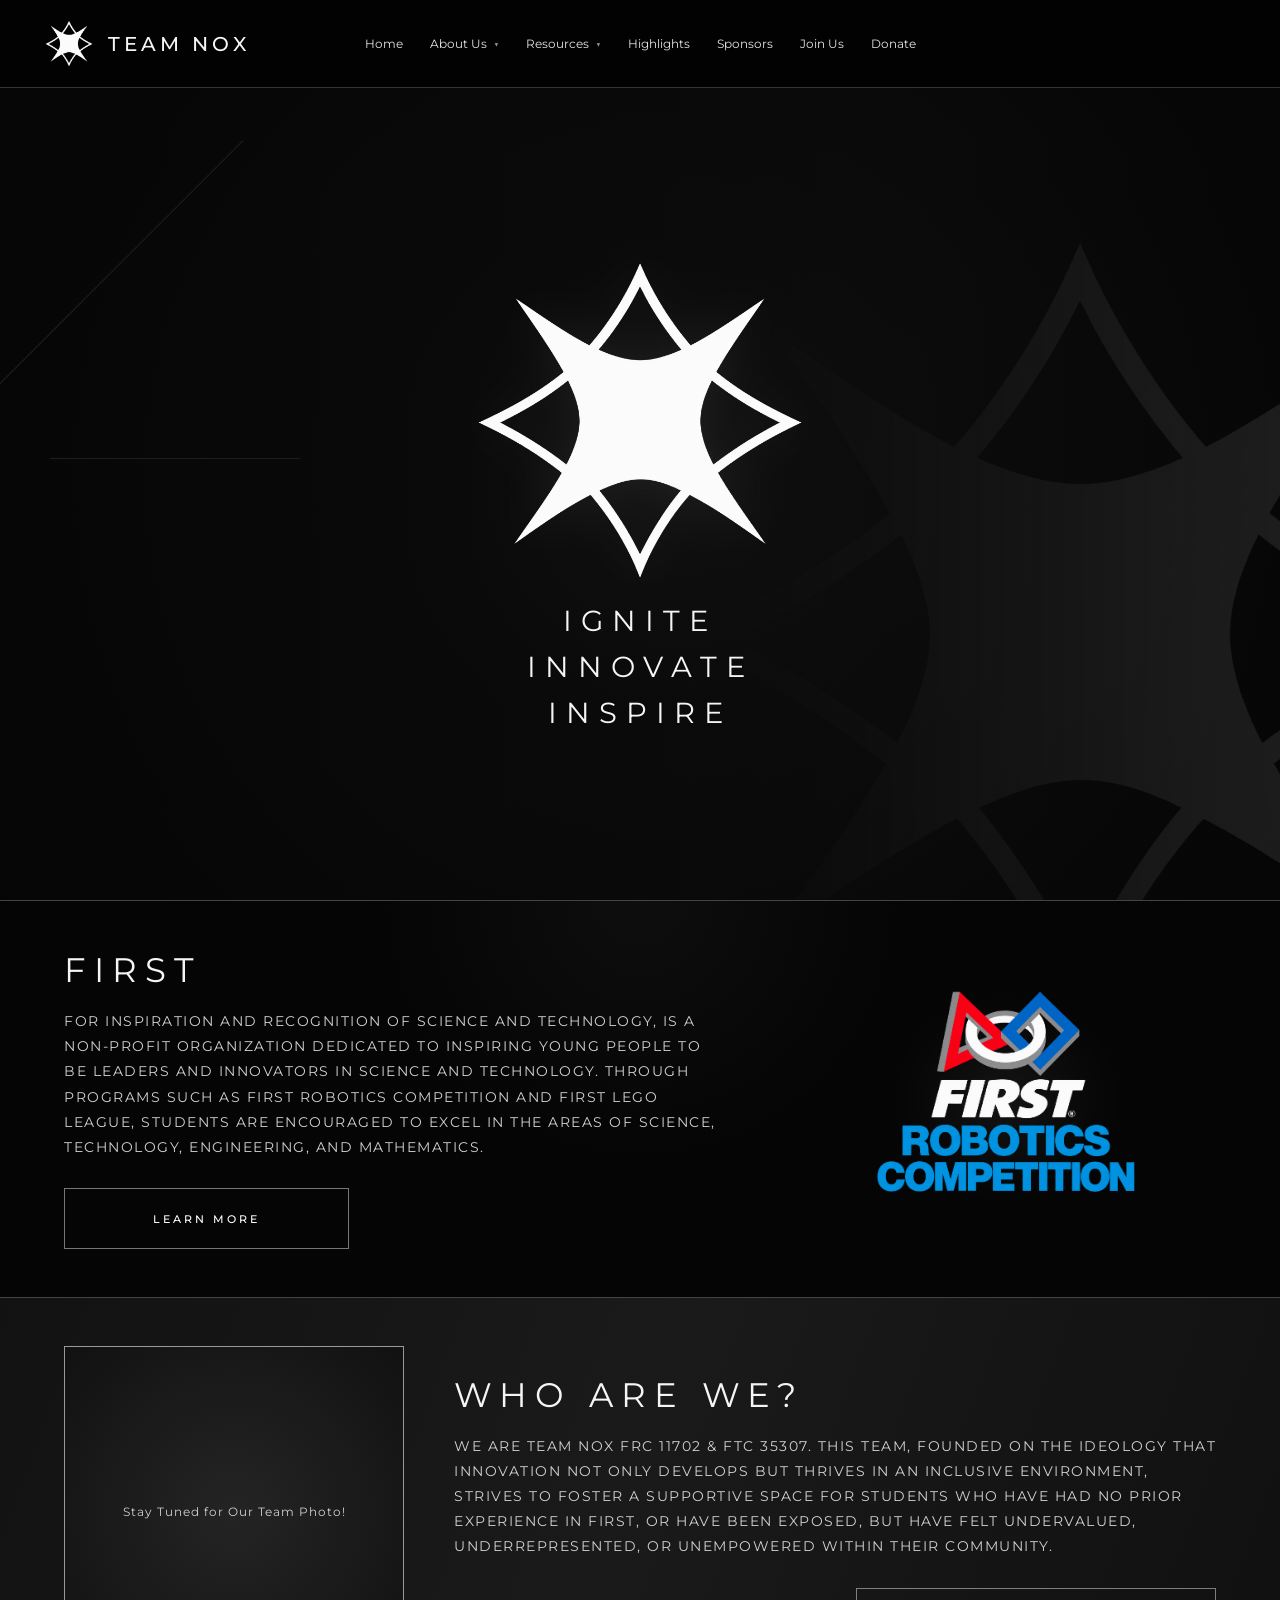
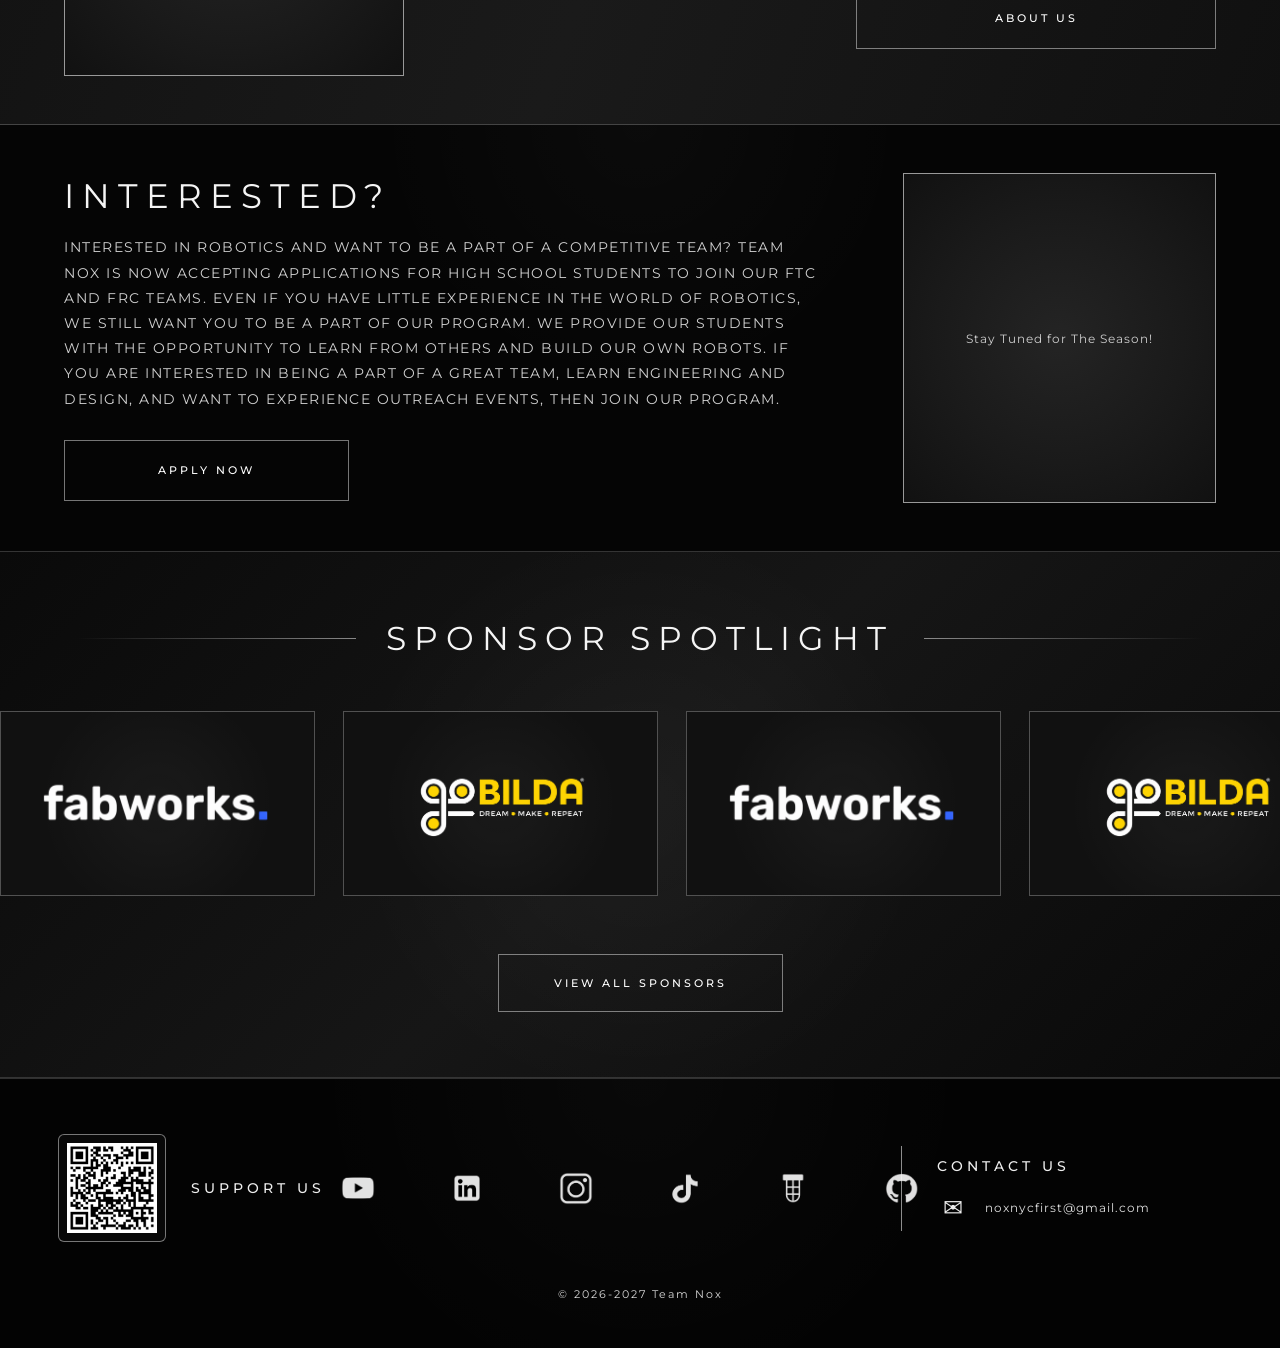
<file: index.html>
<!DOCTYPE html>
<html lang="en">

<head>

  <title>Team Nox | FRC 11702 & FTC 35707</title>

<meta
  name="description"
  content="Team Nox is a student-led robotics organization in New York City competing in FIRST Robotics Competition and FIRST Tech Challenge."
>

  <link
  rel="icon"
  type="image/png"
  href="../image/Nox Transparent Logo.png"
>

  <meta charset="UTF-8">

  <meta
    name="viewport"
    content="width=device-width, initial-scale=1.0"
  >

  <title>Team Nox</title>


  <!-- =========================
       FONT
  ========================== -->

  <link
    rel="preconnect"
    href="https://fonts.googleapis.com"
  >

  <link
    rel="preconnect"
    href="https://fonts.gstatic.com"
    crossorigin
  >

  <link
    href="https://fonts.googleapis.com/css2?family=Montserrat:wght@300;400;500;600;700&display=swap"
    rel="stylesheet"
  >


  <!-- =========================
       CSS
  ========================== -->

  <link
    rel="stylesheet"
    href="style.css"
  >

</head>


<body>


  <!-- =====================================================
       NAVBAR
  ====================================================== -->

  <header class="navbar">

    <a
      href="index.html"
      class="brand"
    >

      <img
        src="image/Nox Transparent Logo.png"
        alt="Team Nox Logo"
        class="nav-logo"
      >

      <span class="brand-name">
        TEAM NOX
      </span>

    </a>


    <nav class="nav-links">


      <a href="index.html">
        Home
      </a>


      <!-- ABOUT US -->

      <div class="nav-dropdown">

        <button
          class="dropdown-button"
          type="button"
        >

          About Us

          <span class="arrow">
            ▼
          </span>

        </button>


        <div class="dropdown-menu">

          <a href="About Us/founders.html">
            Meet the Founders
          </a>

          <a href="About Us/mentors.html">
            Meet the Mentors
          </a>

          <a href="About Us/story.html">
            Our Story
          </a>

          <a href="About Us/programs.html">
            Our Programs
          </a>

          <a href="About Us/divisions.html">
            Divisions
          </a>

        </div>

      </div>


      <!-- RESOURCES -->

      <div class="nav-dropdown">

  <button class="dropdown-button">
    Resources
    <span class="arrow">▼</span>
  </button>

  <div class="dropdown-menu">

    <a href="../Resources/calendar.html">
      Calendar
    </a>

    <a href="../Sponsor/sponsor-packet.html">
      Sponsor Packet
    </a>

    <a href="../Resources/team-documents.html">
  Team Documents
</a>

  </div>

</div>


      <a href="Highlights/highlights.html">
  Highlights
</a>

      <a href="Sponsor/sponsor.html">
        Sponsors
      </a>

      <a href="#join">
        Join Us
      </a>

      <a
  href="https://hcb.hackclub.com/donations/start/nox"
  target="_blank"
  rel="noopener noreferrer"
>
  Donate
</a>

    </nav>


    <div class="nav-spacer"></div>

  </header>



  <!-- =====================================================
       HERO
  ====================================================== -->

  <section class="hero">

    <div
      class="hero-lines hero-lines-left"
    ></div>


    <div class="hero-center">

      <img
        src="image/Nox Transparent Logo.png"
        alt="Team NOX"
        class="hero-logo"
      >


      <div class="hero-text">

        <span>
          IGNITE
        </span>

        <span>
          INNOVATE
        </span>

        <span>
          INSPIRE
        </span>

      </div>

    </div>


    <img
      src="image/Nox Transparent Logo.png"
      alt=""
      class="hero-watermark"
    >

  </section>



  <!-- =====================================================
       FIRST
  ====================================================== -->

  <section
    class="section first-section"
    id="resources"
  >

    <div class="section-inner">

      <div class="first-grid">


        <div class="section-content">

          <h2 class="section-title">
            FIRST
          </h2>


          <p class="section-copy">

            FOR INSPIRATION AND RECOGNITION OF SCIENCE AND TECHNOLOGY,
            IS A NON-PROFIT ORGANIZATION DEDICATED TO INSPIRING YOUNG
            PEOPLE TO BE LEADERS AND INNOVATORS IN SCIENCE AND TECHNOLOGY.
            THROUGH PROGRAMS SUCH AS FIRST ROBOTICS COMPETITION AND FIRST
            LEGO LEAGUE, STUDENTS ARE ENCOURAGED TO EXCEL IN THE AREAS OF
            SCIENCE, TECHNOLOGY, ENGINEERING, AND MATHEMATICS.

          </p>


          <a
            href="https://www.firstinspires.org"
            class="outline-button"
            target="_blank"
            rel="noopener noreferrer"
          >
            LEARN MORE
          </a>

        </div>


        <div class="first-logo-slideshow">

          <img
            src="image/FRC.png"
            alt="FIRST Robotics Competition"
            class="first-slide active"
          >

          <img
            src="image/FTC.png"
            alt="FIRST Tech Challenge"
            class="first-slide"
          >

        </div>


      </div>

    </div>

  </section>



  <!-- =====================================================
       WHO ARE WE
  ====================================================== -->

  <section
    class="section who-section"
    id="about"
  >

    <div class="section-inner">

      <div class="who-grid">


        <div class="image-placeholder">

          <span>
            Stay Tuned for Our Team Photo!
          </span>

        </div>


        <div class="who-content">

          <h2 class="section-title">
            WHO ARE WE?
          </h2>


          <p class="section-copy">

            WE ARE TEAM NOX FRC 11702 & FTC 35307. THIS TEAM,
            FOUNDED ON THE IDEOLOGY THAT INNOVATION NOT ONLY DEVELOPS
            BUT THRIVES IN AN INCLUSIVE ENVIRONMENT, STRIVES TO FOSTER
            A SUPPORTIVE SPACE FOR STUDENTS WHO HAVE HAD NO PRIOR
            EXPERIENCE IN FIRST, OR HAVE BEEN EXPOSED, BUT HAVE FELT
            UNDERVALUED, UNDERREPRESENTED, OR UNEMPOWERED WITHIN THEIR
            COMMUNITY.

          </p>


          <a
            href="About Us/story.html"
            class="outline-button about-button"
          >
            ABOUT US
          </a>

        </div>


      </div>

    </div>

  </section>



  <!-- =====================================================
       INTERESTED
  ====================================================== -->

  <section
    class="section interested-section"
    id="join"
  >

    <div class="section-inner">

      <div class="interested-grid">


        <div class="interested-content">

          <h2 class="section-title">
            INTERESTED?
          </h2>


          <p class="section-copy">

            INTERESTED IN ROBOTICS AND WANT TO BE A PART OF A
            COMPETITIVE TEAM? TEAM NOX IS NOW ACCEPTING APPLICATIONS
            FOR HIGH SCHOOL STUDENTS TO JOIN OUR FTC AND FRC TEAMS.
            EVEN IF YOU HAVE LITTLE EXPERIENCE IN THE WORLD OF
            ROBOTICS, WE STILL WANT YOU TO BE A PART OF OUR PROGRAM.
            WE PROVIDE OUR STUDENTS WITH THE OPPORTUNITY TO LEARN FROM
            OTHERS AND BUILD OUR OWN ROBOTS. IF YOU ARE INTERESTED IN
            BEING A PART OF A GREAT TEAM, LEARN ENGINEERING AND DESIGN,
            AND WANT TO EXPERIENCE OUTREACH EVENTS, THEN JOIN OUR
            PROGRAM.

          </p>


          <a
  href="https://forms.gle/ervGAU6oZejsxP3p8"
  class="outline-button"
  target="_blank"
  rel="noopener noreferrer"
>
  APPLY NOW
</a>

        </div>


        <div class="image-placeholder">

          <span>
            Stay Tuned for The Season!
          </span>

        </div>


      </div>

    </div>

  </section>



  <!-- =====================================================
     SPONSOR SPOTLIGHT
====================================================== -->

<section
  class="section sponsors"
  id="sponsors"
>

  <div class="sponsor-spotlight-inner">

    <!-- HEADING -->

    <div class="sponsor-heading">

      <span class="sponsor-line"></span>

      <h2>
        SPONSOR SPOTLIGHT
      </h2>

      <span class="sponsor-line"></span>

    </div>



    <!-- =================================================
         INFINITE SLIDER
    ================================================== -->

    <div class="sponsor-marquee">

      <div class="sponsor-marquee-track">


        <!-- =============================================
             FIRST GROUP
        ============================================== -->

        <div class="sponsor-marquee-group">


          <div class="sponsor-logo-card">

            <img
              src="image/Sponsor/Fabworks.png"
              alt="Fabworks"
            >

          </div>


          <div class="sponsor-logo-card">

            <img
              src="image/Sponsor/GoBilda.png"
              alt="goBILDA"
            >

          </div>


          <div class="sponsor-logo-card">

            <img
              src="image/Sponsor/Fabworks.png"
              alt="Fabworks"
            >

          </div>


          <div class="sponsor-logo-card">

            <img
              src="image/Sponsor/GoBilda.png"
              alt="goBILDA"
            >

          </div>


        </div>



        <!-- =============================================
             DUPLICATE GROUP
             REQUIRED FOR SEAMLESS LOOP
        ============================================== -->

        <div
          class="sponsor-marquee-group"
          aria-hidden="true"
        >


          <div class="sponsor-logo-card">

            <img
              src="image/Sponsor/Fabworks.png"
              alt=""
            >

          </div>


          <div class="sponsor-logo-card">

            <img
              src="image/Sponsor/GoBilda.png"
              alt=""
            >

          </div>


          <div class="sponsor-logo-card">

            <img
              src="image/Sponsor/Fabworks.png"
              alt=""
            >

          </div>


          <div class="sponsor-logo-card">

            <img
              src="image/Sponsor/GoBilda.png"
              alt=""
            >

          </div>


        </div>


      </div>

    </div>



    <!-- VIEW ALL -->

    <div class="sponsor-view-all">

      <a
        href="Sponsor/sponsor.html"
        class="outline-button"
      >
        VIEW ALL SPONSORS
      </a>

    </div>

  </div>

</section>



  <!-- =====================================================
       FOOTER
  ====================================================== -->

  <footer class="site-footer">

    <div class="footer-main">


      <!-- SUPPORT US -->

      <div class="footer-support">

        <div class="footer-qr">

          <img
            src="image/SupportQR.png"
            alt="Support Team Nox QR Code"
          >

        </div>

        <span>
          SUPPORT US
        </span>

      </div>


      <!-- SOCIAL MEDIA -->

      <div class="footer-socials">

        <a
          href="https://www.youtube.com/@Nox11702"
          target="_blank"
          rel="noopener noreferrer"
          aria-label="YouTube"
        >
          <img
            src="image/Youtube.png"
            alt="YouTube"
          >
        </a>


        <a
          href="https://www.linkedin.com/company/team-nox/"
          target="_blank"
          rel="noopener noreferrer"
          aria-label="LinkedIn"
        >
          <img
            src="image/Linkedin.png"
            alt="LinkedIn"
          >
        </a>


        <a
          href="https://www.instagram.com/nox11702"
          target="_blank"
          rel="noopener noreferrer"
          aria-label="Instagram"
        >
          <img
            src="image/Instagram.png"
            alt="Instagram"
          >
        </a>


        <a
          href="https://www.tiktok.com/@teamnox11702"
          target="_blank"
          rel="noopener noreferrer"
          aria-label="TikTok"
        >
          <img
            src="image/TikTok.png"
            alt="TikTok"
          >
        </a>


        <a
          href="https://www.thebluealliance.com/"
          target="_blank"
          rel="noopener noreferrer"
          aria-label="The Blue Alliance"
        >
          <img
            src="image/TBA.png"
            alt="The Blue Alliance"
          >
        </a>


        <a
          href="https://github.com/Nox11702"
          target="_blank"
          rel="noopener noreferrer"
          aria-label="GitHub"
        >
          <img
            src="image/Github.png"
            alt="GitHub"
          >
        </a>

      </div>


      <!-- CONTACT -->

      <div class="footer-contact">

        <div class="footer-contact-line"></div>


        <div class="footer-contact-content">

          <h3>
            CONTACT US
          </h3>


          <a
            href="mailto:noxnycfirst@gmail.com"
          >

            <span class="footer-mail-icon">
              ✉
            </span>

            <span>
              noxnycfirst@gmail.com
            </span>

          </a>

        </div>

      </div>


    </div>


    <div class="footer-copyright">
      © 2026-2027 Team Nox
    </div>

  </footer>



  <!-- =====================================================
       JAVASCRIPT
  ====================================================== -->

  <script src="script.js"></script>


  <script>

    /* ==========================================
       FRC / FTC LOGO SLIDESHOW
    ========================================== */

    const firstSlides =
      document.querySelectorAll(
        ".first-slide"
      );

    let firstSlideIndex = 0;


    if (
      firstSlides.length > 1
    ) {

      setInterval(() => {

        firstSlides[
          firstSlideIndex
        ].classList.remove(
          "active"
        );


        firstSlideIndex =
          (
            firstSlideIndex + 1
          )
          %
          firstSlides.length;


        firstSlides[
          firstSlideIndex
        ].classList.add(
          "active"
        );

      }, 3000);

    }

  </script>


</body>

</html>
</file>
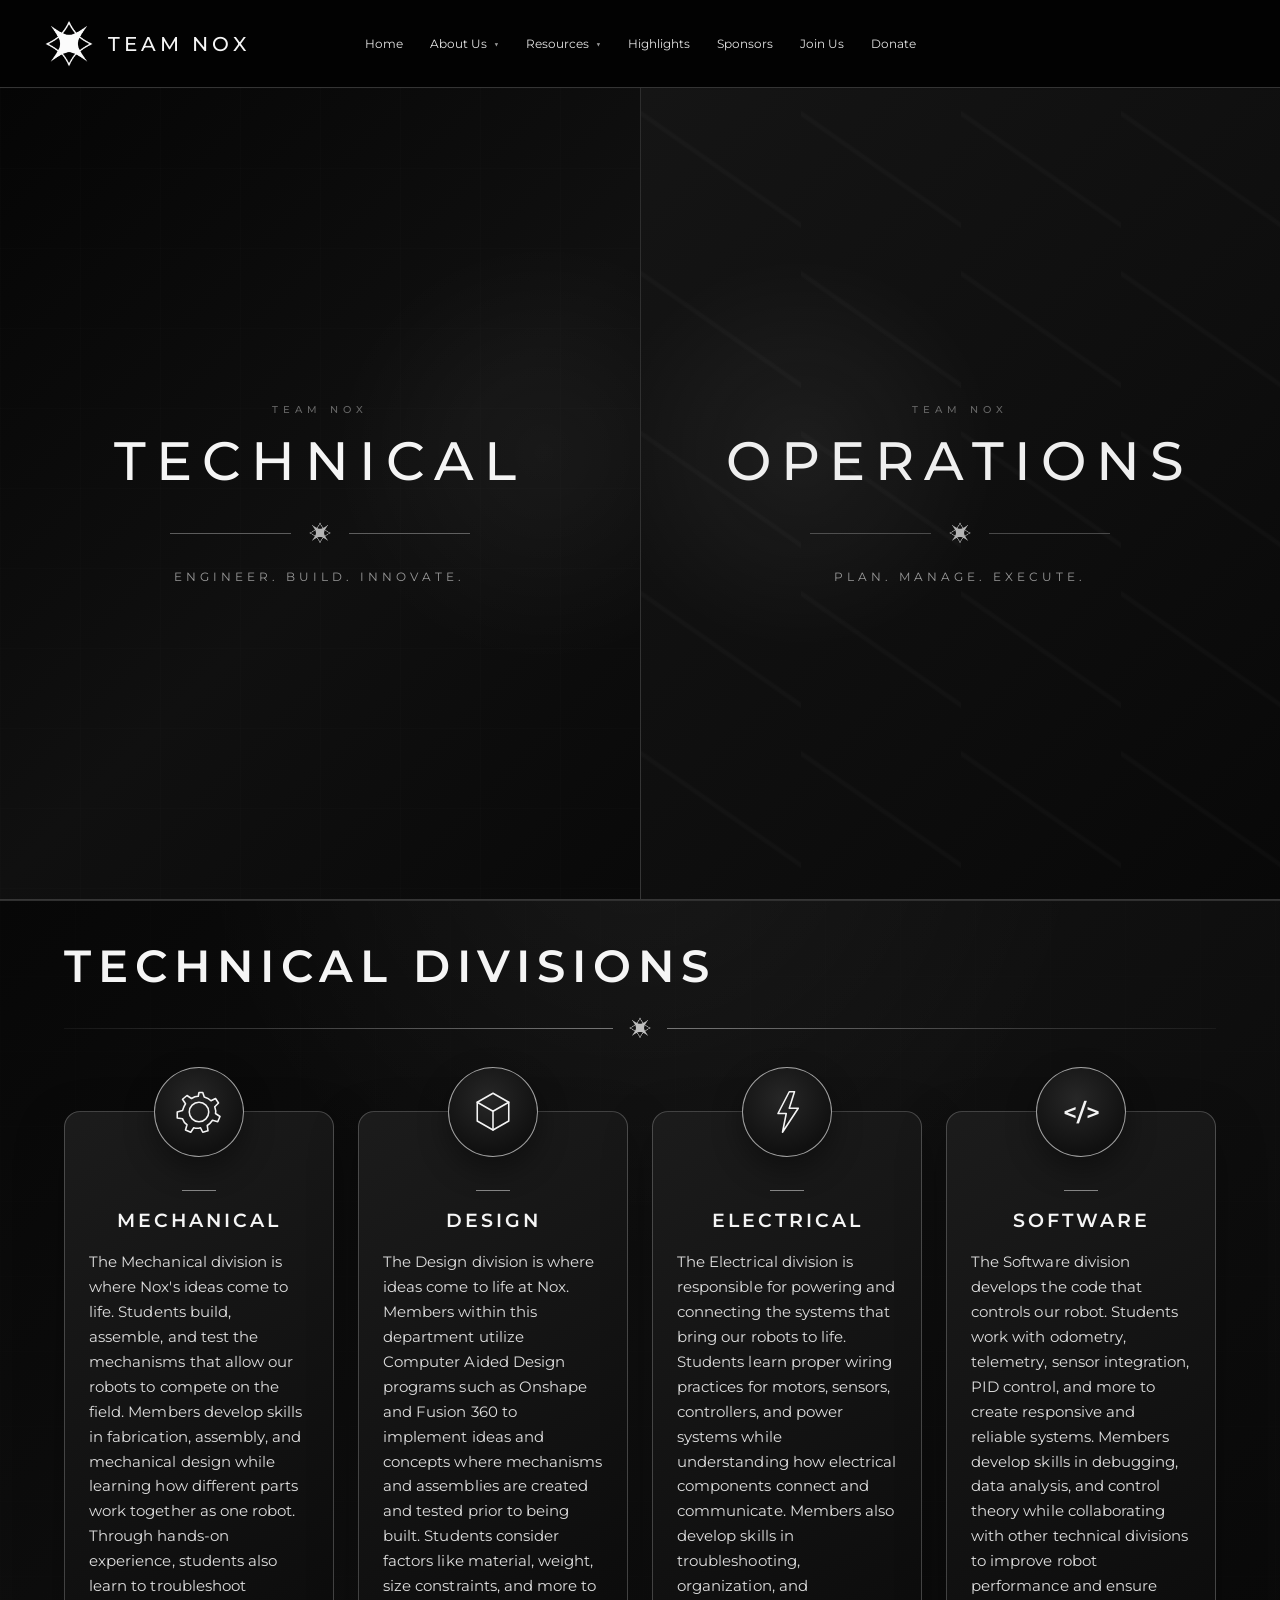
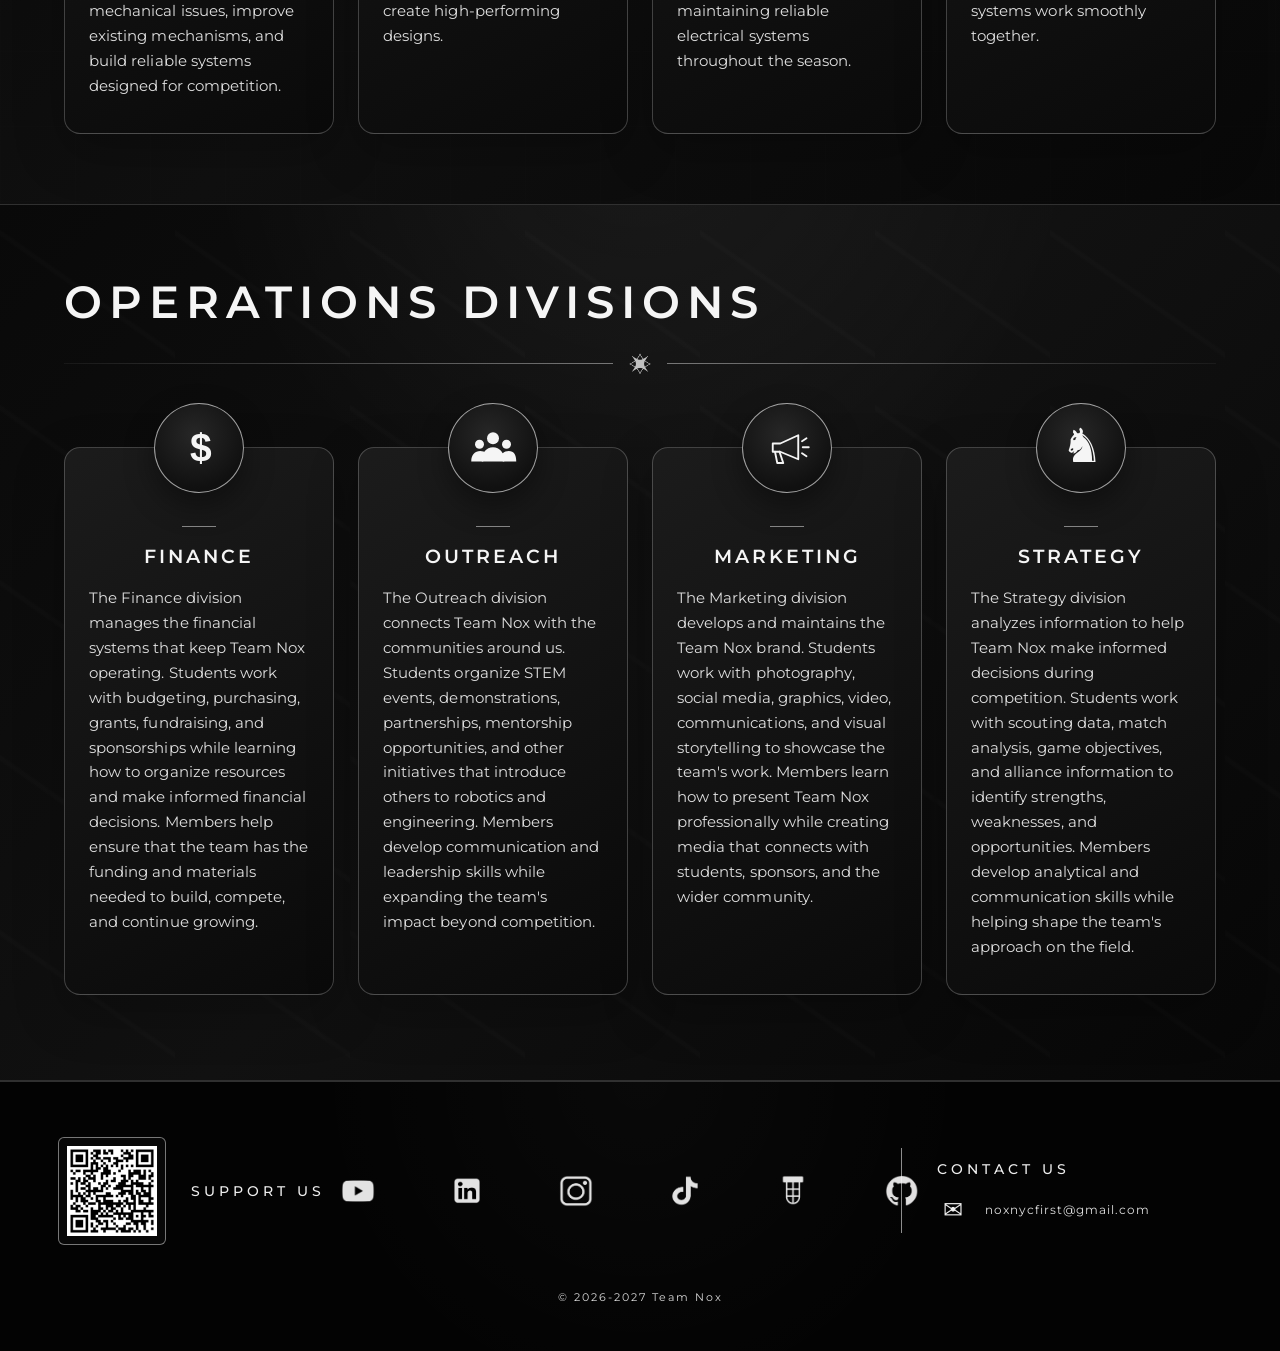
<file: About Us/divisions.html>
<!DOCTYPE html>
<html lang="en">

<head>

  <link
  rel="icon"
  type="image/png"
  href="../image/Nox Transparent Logo.png"
>

  <meta charset="UTF-8">

  <meta
    name="viewport"
    content="width=device-width, initial-scale=1.0"
  >

  <title>Divisions | Team NOX</title>

  <link rel="preconnect" href="https://fonts.googleapis.com">

  <link
    rel="preconnect"
    href="https://fonts.gstatic.com"
    crossorigin
  >

  <link
    href="https://fonts.googleapis.com/css2?family=Montserrat:wght@300;400;500;600;700&display=swap"
    rel="stylesheet"
  >

  <link
    rel="stylesheet"
    href="../style.css"
  >

  <link
    rel="stylesheet"
    href="./divisions.css"
  >
</head>


<body>


  <!-- =====================================================
       NAVBAR
  ====================================================== -->

  <header class="navbar">

    <a
      href="../index.html"
      class="brand"
    >

      <img
        src="../image/Nox Transparent Logo.png"
        alt="Team NOX Logo"
        class="nav-logo"
      >

      <span class="brand-name">
        TEAM NOX
      </span>

    </a>


    <nav class="nav-links">

      <a href="../index.html">
        Home
      </a>


      <div class="nav-dropdown">

        <button
          class="dropdown-button"
          type="button"
        >
          About Us

          <span class="arrow">
            ▼
          </span>
        </button>


        <div class="dropdown-menu">

          <a href="./founders.html">
            Meet the Founders
          </a>

          <a href="./mentors.html">
            Meet the Mentors
          </a>

          <a href="./story.html">
            Our Story
          </a>

          <a href="./programs.html">
            Our Programs
          </a>

          <a href="./divisions.html">
            Divisions
          </a>

        </div>

      </div>


      <div class="nav-dropdown">

        <button
          class="dropdown-button"
          type="button"
        >
          Resources

          <span class="arrow">
            ▼
          </span>
        </button>


        <div class="dropdown-menu">

          <a href="../Resources/calendar.html">
            Calendar
          </a>

          <a href="../Resources/sponsor-packet.html">
            Sponsor Packet
          </a>

          <a href="../Resources/team-documents.html">
            Team Documents
          </a>

        </div>

      </div>


      <a href="../Highlights/highlights.html">
        Highlights
      </a>


      <a href="../Sponsor/sponsor.html">
        Sponsors
      </a>


      <a
        href="https://forms.gle/ervGAU6oZejsxP3p8"
        target="_blank"
        rel="noopener noreferrer"
      >
        Join Us
      </a>


      <a
        href="https://hcb.hackclub.com/donations/start/nox"
        target="_blank"
        rel="noopener noreferrer"
      >
        Donate
      </a>

    </nav>


    <div class="nav-spacer"></div>

  </header>



  <!-- =====================================================
       DIVISIONS
  ====================================================== -->

  <main class="divisions-page">


    <!-- ===================================================
         INTERACTIVE LANDING
    ==================================================== -->

    <div class="division-split">


      <!-- =================================================
           TECHNICAL
      ================================================== -->

      <section
        class="division-panel technical-panel"
        tabindex="0"
      >


        <!-- DEFAULT -->

        <div class="division-idle">

          <span class="division-small-label">
            TEAM NOX
          </span>


          <h1>
            TECHNICAL
          </h1>


          <div class="division-divider">

            <span></span>

            <img
              src="../image/Nox Transparent Logo.png"
              alt=""
            >

            <span></span>

          </div>


          <p>
            ENGINEER. BUILD. INNOVATE.
          </p>

        </div>



        <!-- EXPANDED -->

        <div class="division-expanded technical-expanded">

          <div class="division-copy">

            <span class="expanded-number">
              01 / 02
            </span>


            <h2>
              TECHNICAL
            </h2>


            <div class="expanded-divider">

              <span></span>

              <img
                src="../image/Nox Transparent Logo.png"
                alt=""
              >

              <span></span>

            </div>


            <p class="expanded-description">
              OUR TECHNICAL DIVISIONS ARE WHERE TEAM NOX'S STUDENT
              ENGINEERS COME TO COLLABORATE AND BUILD. THEY ALLOW
              MEMBERS WITH VARYING SKILL SETS AND INTERESTS TO WORK
              TOGETHER ON BUILDING AND TESTING OUR ROBOTS. OUR
              TECHNICAL DIVISIONS ALLOW ALL MEMBERS TO LEARN AND
              APPLY THEIR KNOWLEDGE FROM AN EASY ENTRY POINT WHILE
              STILL ALLOWING MORE EXPERIENCED MEMBERS TO FURTHER
              DEVELOP THEIR SKILLS.
            </p>


            <button
              class="division-learn-button"
              type="button"
              data-target="technical-departments"
            >

              <span>
                LEARN MORE
              </span>

              <span class="learn-arrow">
                →
              </span>

            </button>

          </div>

        </div>

      </section>



      <!-- =================================================
           OPERATIONS
      ================================================== -->

      <section
        class="division-panel operations-panel"
        tabindex="0"
      >


        <!-- DEFAULT -->

        <div class="division-idle">

          <span class="division-small-label">
            TEAM NOX
          </span>


          <h1>
            OPERATIONS
          </h1>


          <div class="division-divider">

            <span></span>

            <img
              src="../image/Nox Transparent Logo.png"
              alt=""
            >

            <span></span>

          </div>


          <p>
            PLAN. MANAGE. EXECUTE.
          </p>

        </div>



        <!-- EXPANDED -->

        <div class="division-expanded operations-expanded">

          <div class="division-copy">

            <span class="expanded-number">
              02 / 02
            </span>


            <h2>
              OPERATIONS
            </h2>


            <div class="expanded-divider">

              <span></span>

              <img
                src="../image/Nox Transparent Logo.png"
                alt=""
              >

              <span></span>

            </div>


            <p class="expanded-description">
              OUR OPERATIONS DIVISIONS ARE WHERE TEAM NOX'S STUDENTS
              COLLABORATE, ORGANIZE, AND LEAD THE TEAM OUTSIDE OF THE
              ROBOT. THEY ALLOW STUDENTS WITH DIFFERENT SKILLS AND
              INTERESTS TO COME TOGETHER IN OUTREACH, FINANCE,
              MARKETING, STRATEGY, AND MORE. OUR OPERATIONS DIVISIONS
              SERVE AS AN ACCESSIBLE GATEWAY TO LEADERSHIP POSITIONS
              WHERE STUDENTS CAN DEVELOP THEIR COMMUNICATION AND
              BUSINESS SKILLS AND ALLOW OUR MORE EXPERIENCED MEMBERS
              TO TAKE ON GREATER RESPONSIBILITIES AND INFLUENCE THE
              FUTURE OF TEAM NOX.
            </p>


            <button
              class="division-learn-button"
              type="button"
              data-target="operations-departments"
            >

              <span>
                LEARN MORE
              </span>

              <span class="learn-arrow">
                →
              </span>

            </button>

          </div>

        </div>

      </section>


    </div>



    <!-- =====================================================
         TECHNICAL DIVISIONS
    ====================================================== -->

    <section
      class="technical-divisions-section"
      id="technical-departments"
    >

      <div class="technical-divisions-inner">


        <!-- HEADING -->

        <div class="technical-divisions-heading">

          <h2>
            TECHNICAL DIVISIONS
          </h2>


          <div class="technical-heading-divider">

            <span></span>

            <img
              src="../image/Nox Transparent Logo.png"
              alt=""
            >

            <span></span>

          </div>

        </div>



        <!-- CARDS -->

        <div class="technical-divisions-grid">


          <!-- =================================================
               MECHANICAL
          ================================================== -->

          <article class="technical-division-card">

            <div class="technical-icon">

              <svg
                viewBox="0 0 64 64"
                aria-hidden="true"
              >

                <circle
                  cx="32"
                  cy="32"
                  r="13"
                ></circle>


                <path d="
                  M32 6
                  L37 6
                  L39 12
                  C42 13 45 14 48 17
                  L54 14
                  L58 20
                  L53 25
                  C54 28 55 31 54 34
                  L60 38
                  L57 45
                  L50 43
                  C48 46 46 48 43 50
                  L44 57
                  L37 59
                  L34 53
                  C31 54 28 54 25 53
                  L21 59
                  L14 56
                  L16 49
                  C13 47 11 44 10 41
                  L3 40
                  L3 32
                  L10 30
                  C11 27 12 24 14 21
                  L10 15
                  L16 10
                  L22 14
                  C25 12 28 11 31 11
                  Z
                "></path>

              </svg>

            </div>


            <div class="technical-card-divider"></div>


            <h3>
              MECHANICAL
            </h3>


            <p>
              The Mechanical division is where Nox's ideas come to life.
              Students build, assemble, and test the mechanisms that allow
              our robots to compete on the field. Members develop skills in
              fabrication, assembly, and mechanical design while learning
              how different parts work together as one robot. Through
              hands-on experience, students also learn to troubleshoot
              mechanical issues, improve existing mechanisms, and build
              reliable systems designed for competition.
            </p>

          </article>



          <!-- =================================================
               DESIGN
          ================================================== -->

          <article class="technical-division-card">

            <div class="technical-icon">

              <svg
                viewBox="0 0 64 64"
                aria-hidden="true"
              >

                <path d="
                  M32 7
                  L53 19
                  L53 44
                  L32 56
                  L11 44
                  L11 19
                  Z
                "></path>

                <path d="
                  M11 19
                  L32 31
                  L53 19
                "></path>

                <path d="
                  M32 31
                  L32 56
                "></path>

              </svg>

            </div>


            <div class="technical-card-divider"></div>


            <h3>
              DESIGN
            </h3>


            <p>
              The Design division is where ideas come to life at Nox.
              Members within this department utilize Computer Aided Design
              programs such as Onshape and Fusion 360 to implement ideas
              and concepts where mechanisms and assemblies are created and
              tested prior to being built. Students consider factors like
              material, weight, size constraints, and more to create
              high-performing designs.
            </p>

          </article>



          <!-- =================================================
               ELECTRICAL
          ================================================== -->

          <article class="technical-division-card">

            <div class="technical-icon">

              <svg
                viewBox="0 0 64 64"
                aria-hidden="true"
              >

                <path d="
                  M35 5
                  L20 34
                  L31 34
                  L26 59
                  L47 27
                  L35 27
                  L42 5
                  Z
                "></path>

              </svg>

            </div>


            <div class="technical-card-divider"></div>


            <h3>
              ELECTRICAL
            </h3>


            <p>
              The Electrical division is responsible for powering and
              connecting the systems that bring our robots to life.
              Students learn proper wiring practices for motors, sensors,
              controllers, and power systems while understanding how
              electrical components connect and communicate. Members also
              develop skills in troubleshooting, organization, and
              maintaining reliable electrical systems throughout the season.
            </p>

          </article>



          <!-- =================================================
               SOFTWARE
          ================================================== -->

          <article class="technical-division-card">

            <div class="technical-icon software-icon">

              <span>
                &lt;/&gt;
              </span>

            </div>


            <div class="technical-card-divider"></div>


            <h3>
              SOFTWARE
            </h3>


            <p>
              The Software division develops the code that controls our
              robot. Students work with odometry, telemetry, sensor
              integration, PID control, and more to create responsive and
              reliable systems. Members develop skills in debugging, data
              analysis, and control theory while collaborating with other
              technical divisions to improve robot performance and ensure
              systems work smoothly together.
            </p>

          </article>


        </div>

      </div>

    </section>



    <!-- =====================================================
         OPERATIONS DIVISIONS
    ====================================================== -->

    <section
      class="operations-divisions-section"
      id="operations-departments"
    >

      <div class="operations-divisions-inner">


        <!-- HEADING -->

        <div class="operations-divisions-heading">

          <h2>
            OPERATIONS DIVISIONS
          </h2>


          <div class="operations-heading-divider">

            <span></span>

            <img
              src="../image/Nox Transparent Logo.png"
              alt=""
            >

            <span></span>

          </div>

        </div>



        <!-- CARDS -->

        <div class="operations-divisions-grid">


          <!-- =================================================
               FINANCE
          ================================================== -->

          <article class="operations-division-card">

            <div class="operations-icon operations-finance-icon">

              <svg
                viewBox="0 0 64 64"
                aria-hidden="true"
              >

                <text
                  x="34"
                  y="46"
                  text-anchor="middle"
                  fill="#f5f5f5"
                  stroke="none"
                  font-family="Arial, sans-serif"
                  font-size="43"
                  font-weight="700"
                >
                  $
                </text>

              </svg>

            </div>


            <div class="operations-card-divider"></div>


            <h3>
              FINANCE
            </h3>


            <p>
              The Finance division manages the financial systems that keep
              Team Nox operating. Students work with budgeting, purchasing,
              grants, fundraising, and sponsorships while learning how to
              organize resources and make informed financial decisions.
              Members help ensure that the team has the funding and
              materials needed to build, compete, and continue growing.
            </p>

          </article>



          <!-- =================================================
               OUTREACH
          ================================================== -->

          <article class="operations-division-card">

            <div class="operations-icon operations-outreach-icon">

              <svg
                viewBox="0 0 64 64"
                aria-hidden="true"
              >

                <circle
                  cx="32"
                  cy="19"
                  r="8"
                  fill="#f5f5f5"
                  stroke="none"
                ></circle>


                <path
                  d="
                    M17 50
                    C17 38 23 31 32 31
                    C41 31 47 38 47 50
                    Z
                  "
                  fill="#f5f5f5"
                  stroke="none"
                ></path>


                <circle
                  cx="14"
                  cy="27"
                  r="6"
                  fill="#f5f5f5"
                  stroke="none"
                ></circle>


                <path
                  d="
                    M3 50
                    C3 41 8 36 15 36
                    C18 36 21 37 23 39
                    C20 42 19 46 19 50
                    Z
                  "
                  fill="#f5f5f5"
                  stroke="none"
                ></path>


                <circle
                  cx="50"
                  cy="27"
                  r="6"
                  fill="#f5f5f5"
                  stroke="none"
                ></circle>


                <path
                  d="
                    M45 39
                    C47 37 50 36 53 36
                    C60 36 63 41 63 50
                    L45 50
                    C45 46 44 42 41 39
                    Z
                  "
                  fill="#f5f5f5"
                  stroke="none"
                ></path>

              </svg>

            </div>


            <div class="operations-card-divider"></div>


            <h3>
              OUTREACH
            </h3>


            <p>
              The Outreach division connects Team Nox with the communities
              around us. Students organize STEM events, demonstrations,
              partnerships, mentorship opportunities, and other initiatives
              that introduce others to robotics and engineering. Members
              develop communication and leadership skills while expanding
              the team's impact beyond competition.
            </p>

          </article>



          <!-- =================================================
               MARKETING
          ================================================== -->

          <article class="operations-division-card">

            <div class="operations-icon operations-marketing-icon">

              <svg
                viewBox="0 0 64 64"
                aria-hidden="true"
              >

                <path
                  d="
                    M13 26
                    L23 26
                    L47 15
                    L47 47
                    L23 37
                    L13 37
                    Z
                  "
                  fill="none"
                  stroke="#f5f5f5"
                  stroke-width="2.5"
                  stroke-linejoin="round"
                ></path>


                <path
                  d="
                    M22 37
                    L27 52
                    L19 52
                    L16 37
                  "
                  fill="none"
                  stroke="#f5f5f5"
                  stroke-width="2.5"
                  stroke-linejoin="round"
                ></path>


                <path
                  d="M52 23 L58 19"
                  stroke="#f5f5f5"
                  stroke-width="2.5"
                  stroke-linecap="round"
                ></path>

                <path
                  d="M53 31 L61 31"
                  stroke="#f5f5f5"
                  stroke-width="2.5"
                  stroke-linecap="round"
                ></path>

                <path
                  d="M52 39 L58 43"
                  stroke="#f5f5f5"
                  stroke-width="2.5"
                  stroke-linecap="round"
                ></path>

              </svg>

            </div>


            <div class="operations-card-divider"></div>


            <h3>
              MARKETING
            </h3>


            <p>
              The Marketing division develops and maintains the Team Nox
              brand. Students work with photography, social media, graphics,
              video, communications, and visual storytelling to showcase the
              team's work. Members learn how to present Team Nox
              professionally while creating media that connects with
              students, sponsors, and the wider community.
            </p>

          </article>



          <!-- =================================================
               STRATEGY
          ================================================== -->

          <article class="operations-division-card">

            <div class="operations-icon operations-strategy-icon">

              <svg
                viewBox="0 0 64 64"
                aria-hidden="true"
              >

                <text
                  x="32"
                  y="46"
                  text-anchor="middle"
                  fill="#f5f5f5"
                  stroke="none"
                  font-family="Georgia, 'Times New Roman', serif"
                  font-size="46"
                >
                  ♞
                </text>

              </svg>

            </div>


            <div class="operations-card-divider"></div>


            <h3>
              STRATEGY
            </h3>


            <p>
              The Strategy division analyzes information to help Team Nox
              make informed decisions during competition. Students work
              with scouting data, match analysis, game objectives, and
              alliance information to identify strengths, weaknesses, and
              opportunities. Members develop analytical and communication
              skills while helping shape the team's approach on the field.
            </p>

          </article>


        </div>

      </div>

    </section>


  </main>



  <!-- =====================================================
       FOOTER
  ====================================================== -->

  <footer class="site-footer">

    <div class="footer-main">


      <div class="footer-support">

        <div class="footer-qr">

          <img
            src="../image/SupportQR.png"
            alt="Support Team Nox QR Code"
          >

        </div>

        <span>
          SUPPORT US
        </span>

      </div>



      <div class="footer-socials">

        <a
          href="https://www.youtube.com/@Nox11702"
          target="_blank"
          rel="noopener noreferrer"
          aria-label="YouTube"
        >
          <img
            src="../image/Youtube.png"
            alt="YouTube"
          >
        </a>


        <a
          href="https://www.linkedin.com/company/team-nox/"
          target="_blank"
          rel="noopener noreferrer"
          aria-label="LinkedIn"
        >
          <img
            src="../image/Linkedin.png"
            alt="LinkedIn"
          >
        </a>


        <a
          href="https://www.instagram.com/nox11702"
          target="_blank"
          rel="noopener noreferrer"
          aria-label="Instagram"
        >
          <img
            src="../image/Instagram.png"
            alt="Instagram"
          >
        </a>


        <a
          href="https://www.tiktok.com/@teamnox11702"
          target="_blank"
          rel="noopener noreferrer"
          aria-label="TikTok"
        >
          <img
            src="../image/TikTok.png"
            alt="TikTok"
          >
        </a>


        <a
          href="https://www.thebluealliance.com/"
          target="_blank"
          rel="noopener noreferrer"
          aria-label="The Blue Alliance"
        >
          <img
            src="../image/TBA.png"
            alt="The Blue Alliance"
          >
        </a>


        <a
          href="https://github.com/Nox11702"
          target="_blank"
          rel="noopener noreferrer"
          aria-label="GitHub"
        >
          <img
            src="../image/Github.png"
            alt="GitHub"
          >
        </a>

      </div>



      <div class="footer-contact">

        <div class="footer-contact-line"></div>


        <div class="footer-contact-content">

          <h3>
            CONTACT US
          </h3>


          <a
            href="https://mail.google.com/mail/?view=cm&fs=1&to=noxnycfirst@gmail.com"
            target="_blank"
            rel="noopener noreferrer"
          >

            <span class="footer-mail-icon">
              ✉
            </span>

            <span>
              noxnycfirst@gmail.com
            </span>

          </a>

        </div>

      </div>


    </div>


    <div class="footer-copyright">
      © 2026-2027 Team Nox
    </div>

  </footer>



  <script src="../script.js"></script>


  <!-- DIVISION SCROLL -->

  <script>

    const divisionButtons =
      document.querySelectorAll(
        ".division-learn-button"
      );


    divisionButtons.forEach((button) => {

      button.addEventListener("click", () => {

        const targetId =
          button.dataset.target;


        const section =
          document.getElementById(
            targetId
          );


        if (section) {

          section.scrollIntoView({

            behavior: "smooth",

            block: "start"

          });

        }

      });

    });

  </script>


</body>

</html>
</file>
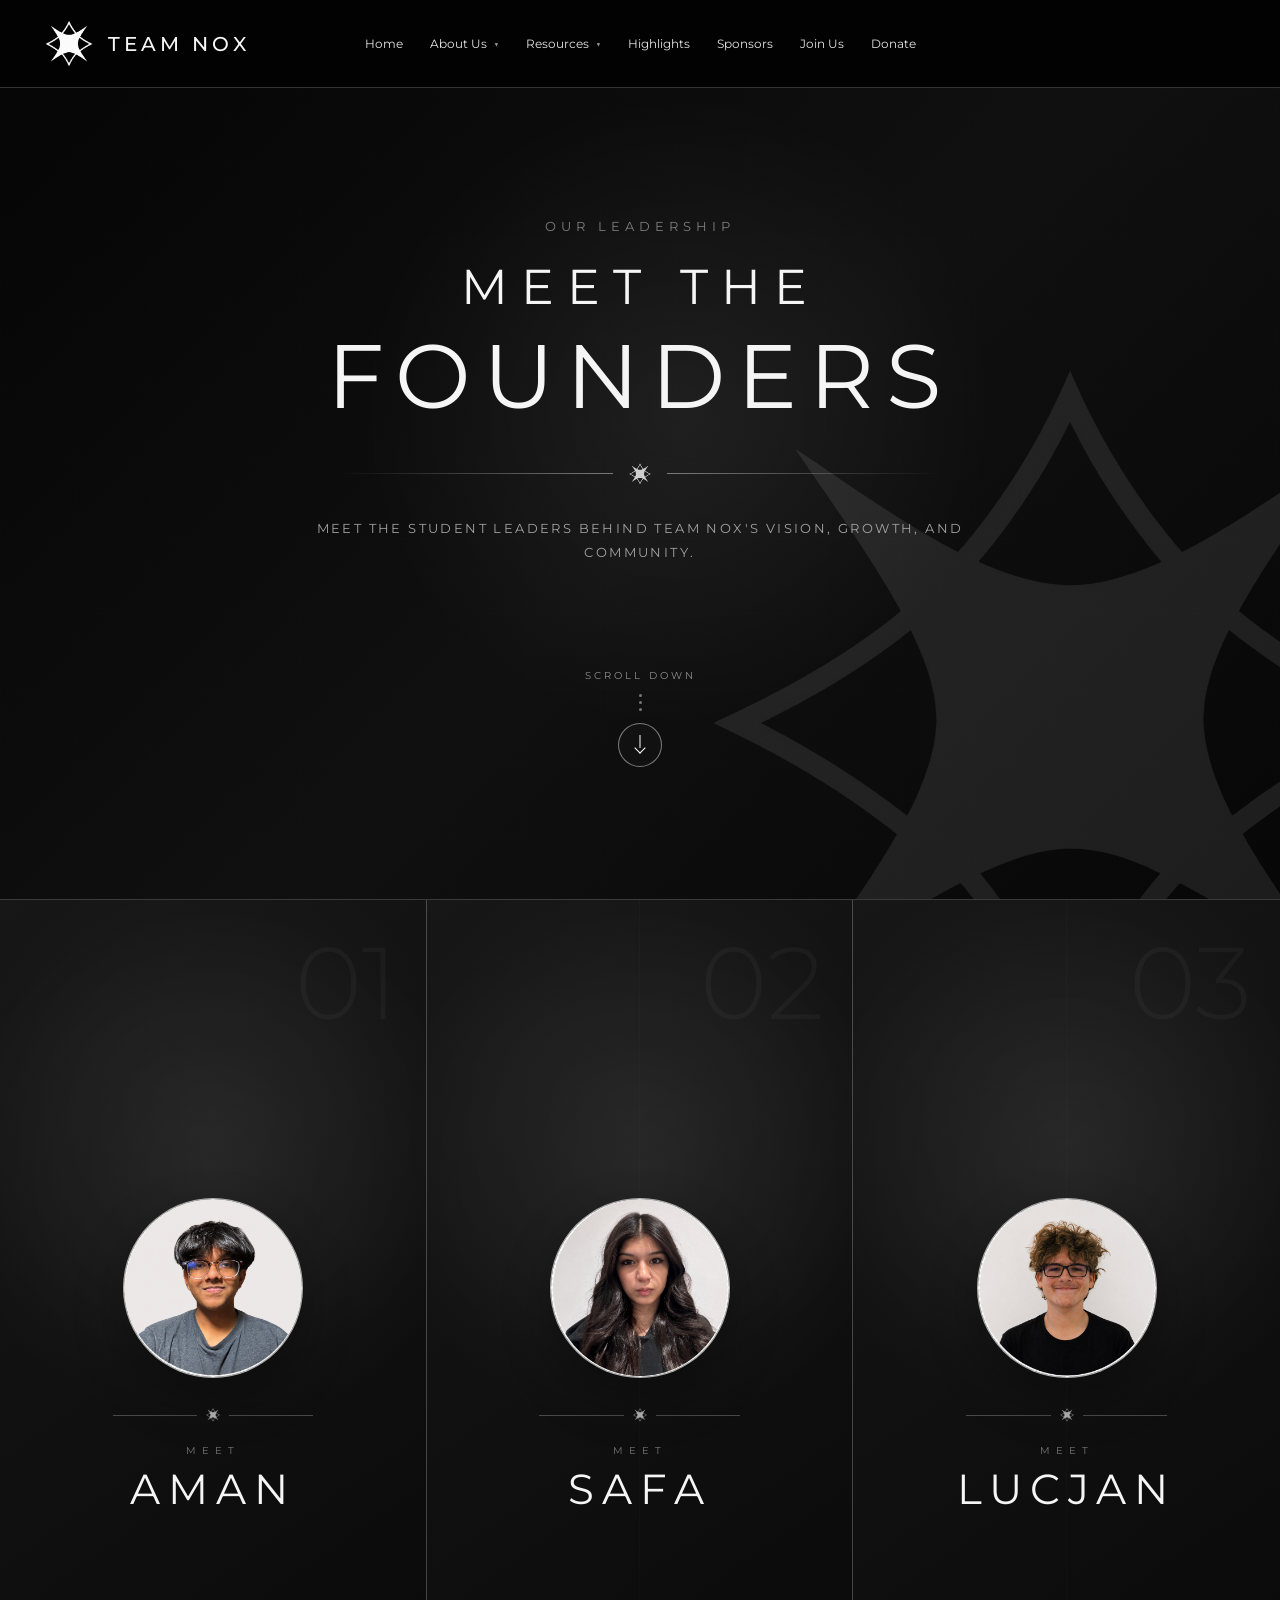
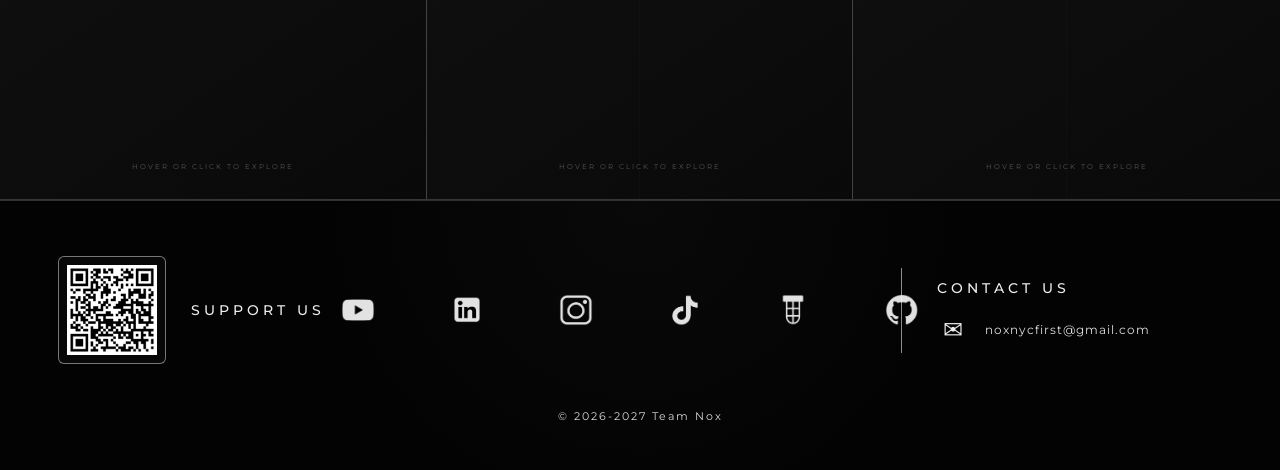
<file: About Us/founders.html>
<!DOCTYPE html>
<html lang="en">

<head>

  <link
  rel="icon"
  type="image/png"
  href="../image/Nox Transparent Logo.png"
>

  <meta charset="UTF-8">

  <meta
    name="viewport"
    content="width=device-width, initial-scale=1.0"
  >

  <title>Meet the Founders | Team Nox</title>


  <!-- =====================================================
       FONT
  ====================================================== -->

  <link rel="preconnect" href="https://fonts.googleapis.com">

  <link
    rel="preconnect"
    href="https://fonts.gstatic.com"
    crossorigin
  >

  <link
    href="https://fonts.googleapis.com/css2?family=Montserrat:wght@300;400;500;600&display=swap"
    rel="stylesheet"
  >


  <!-- =====================================================
       GLOBAL CSS
  ====================================================== -->

  <link
    rel="stylesheet"
    href="../style.css"
  >


  <!-- =====================================================
       PAGE CSS
  ====================================================== -->

  <link
    rel="stylesheet"
    href="./founders.css"
  >

</head>


<body>


  <!-- =====================================================
       NAVBAR
  ====================================================== -->

  <header class="navbar">


    <!-- BRAND -->

    <a
      href="../index.html"
      class="brand"
    >

      <img
        src="../image/Nox Transparent Logo.png"
        alt="Team Nox Logo"
        class="nav-logo"
      >

      <span class="brand-name">
        TEAM NOX
      </span>

    </a>



    <!-- NAVIGATION -->

    <nav class="nav-links">


      <a href="../index.html">
        Home
      </a>



      <!-- ABOUT -->

      <div class="nav-dropdown">

        <button
          class="dropdown-button"
          type="button"
        >

          About Us

          <span class="arrow">
            ▼
          </span>

        </button>


        <div class="dropdown-menu">

          <a href="./founders.html">
            Meet the Founders
          </a>

          <a href="./mentors.html">
            Meet the Mentors
          </a>

          <a href="./story.html">
            Our Story
          </a>

          <a href="./programs.html">
            Our Programs
          </a>

          <a href="./divisions.html">
            Divisions
          </a>

        </div>

      </div>



      <!-- RESOURCES -->

      <div class="nav-dropdown">

        <button
          class="dropdown-button"
          type="button"
        >

          Resources

          <span class="arrow">
            ▼
          </span>

        </button>


        <div class="dropdown-menu">

          <a href="../Resources/calendar.html">
            Calendar
          </a>

          <a href="../Resources/sponsor-packet.html">
            Sponsor Packet
          </a>

          <a href="../Resources/team-documents.html">
            Team Documents
          </a>

        </div>

      </div>



      <a href="../Highlights/highlights.html">
        Highlights
      </a>


      <a href="../Sponsor/sponsor.html">
        Sponsors
      </a>


      <a
        href="https://forms.gle/ervGAU6oZejsxP3p8"
        target="_blank"
        rel="noopener noreferrer"
      >
        Join Us
      </a>


      <a
        href="https://hcb.hackclub.com/donations/start/nox"
        target="_blank"
        rel="noopener noreferrer"
      >
        Donate
      </a>


    </nav>


    <div class="nav-spacer"></div>

  </header>



  <!-- =====================================================
       MAIN
  ====================================================== -->

  <main>


    <!-- =====================================================
         HERO
    ====================================================== -->

    <section class="founders-hero">


      <!-- GRID -->

      <div class="founders-grid-background"></div>



      <!-- NOX WATERMARK -->

      <img
        src="../image/Nox Transparent Logo.png"
        alt=""
        class="founders-hero-watermark"
      >



      <!-- CONTENT -->

      <div class="founders-hero-content">


        <span class="founders-hero-eyebrow">
          OUR LEADERSHIP
        </span>



        <h1>

          <span class="founders-title-top">
            MEET THE
          </span>

          <span class="founders-title-main">
            FOUNDERS
          </span>

        </h1>



        <!-- DIVIDER -->

        <div class="founders-hero-divider">

          <span></span>

          <img
            src="../image/Nox Transparent Logo.png"
            alt=""
          >

          <span></span>

        </div>



        <!-- DESCRIPTION -->

        <p class="founders-hero-description">

          MEET THE STUDENT LEADERS BEHIND TEAM NOX'S
          VISION, GROWTH, AND COMMUNITY.

        </p>



        <!-- SCROLL -->

        <a
          href="#founders"
          class="founders-scroll"
        >

          <span class="founders-scroll-text">
            SCROLL DOWN
          </span>

          <span class="founders-scroll-dots">

            <i></i>
            <i></i>
            <i></i>

          </span>

          <span class="founders-scroll-arrow"></span>

        </a>


      </div>


    </section>



    <!-- =====================================================
         FOUNDERS
    ====================================================== -->

    <section
      class="founder-bios"
      id="founders"
    >


      <div class="founder-bios-grid">



        <!-- =================================================
             AMAN
        ================================================== -->

        <article
          class="founder-bio-card"
          data-founder="aman"
        >


          <div class="founder-card-watermark">
            01
          </div>


          <div class="founder-card-overlay"></div>



          <div class="founder-bio-content">


            <!-- PORTRAIT -->

            <div class="founder-bio-photo">

              <img
                src="../image/Founder/Aman/Aman.png"
                alt="Aman"
              >

            </div>



            <!-- DIVIDER -->

            <div class="founder-mini-divider">

              <span></span>

              <img
                src="../image/Nox Transparent Logo.png"
                alt=""
              >

              <span></span>

            </div>



            <!-- NAME -->

            <div class="founder-bio-name">

              <span>
                MEET
              </span>

              <h3>
                AMAN
              </h3>

            </div>



            <!-- BIO -->

            <div class="founder-bio-details">


              <span class="founder-position">
                CO-FOUNDER
              </span>


              <p>
                Aman is a senior at Aviation High School, where he
                studies aircraft maintenance while working toward his
                Airframe and Powerplant certification.
              </p>


              <p>
                During freshman year, his interest in engineering led
                him to join his school's robotics team and later
                additional teams to expand his experience. Through
                these opportunities, Aman developed skills in CAD,
                Java programming, mechanical design, and robotics.
              </p>


              <p>
                His goal with Nox is to compete at the highest level
                while creating an environment where students of all
                experience levels can have fun, learn the fundamentals
                of STEM, and grow alongside their teammates.
              </p>


            </div>



            <span class="founder-interaction-hint">
              HOVER OR CLICK TO EXPLORE
            </span>


          </div>


        </article>



        <!-- =================================================
             SAFA
        ================================================== -->

        <article
          class="founder-bio-card"
          data-founder="safa"
        >


          <div class="founder-card-watermark">
            02
          </div>


          <div class="founder-card-overlay"></div>



          <div class="founder-bio-content">


            <!-- PORTRAIT -->

            <div class="founder-bio-photo">

              <img
                src="../image/Founder/Safa/Safa.png"
                alt="Safa"
              >

            </div>



            <!-- DIVIDER -->

            <div class="founder-mini-divider">

              <span></span>

              <img
                src="../image/Nox Transparent Logo.png"
                alt=""
              >

              <span></span>

            </div>



            <!-- NAME -->

            <div class="founder-bio-name">

              <span>
                MEET
              </span>

              <h3>
                SAFA
              </h3>

            </div>



            <!-- BIO -->

            <div class="founder-bio-details">


              <span class="founder-position">
                CO-FOUNDER
              </span>


              <p>
                Safa is a junior at The Young Women's Leadership
                School of Astoria, where her interest in STEM and
                computer science led her to join her school's robotics
                team.
              </p>


              <p>
                Through FIRST, she discovered the importance of
                building a community while developing skills in
                assembly, block coding, and awards. She later became
                Software Lead and expanded her programming knowledge
                through Java and Android Studio.
              </p>


              <p>
                Her goal with Nox is to share her knowledge while
                creating a welcoming environment where students can
                learn, grow, and explore STEM.
              </p>


            </div>



            <span class="founder-interaction-hint">
              HOVER OR CLICK TO EXPLORE
            </span>


          </div>


        </article>



        <!-- =================================================
             LUCJAN
        ================================================== -->

        <article
          class="founder-bio-card"
          data-founder="lucjan"
        >


          <div class="founder-card-watermark">
            03
          </div>


          <div class="founder-card-overlay"></div>



          <div class="founder-bio-content">


            <!-- PORTRAIT -->

            <div class="founder-bio-photo">

              <img
                src="../image/Founder/Lucjan/Lucjan.png"
                alt="Lucjan"
              >

            </div>



            <!-- DIVIDER -->

            <div class="founder-mini-divider">

              <span></span>

              <img
                src="../image/Nox Transparent Logo.png"
                alt=""
              >

              <span></span>

            </div>



            <!-- NAME -->

            <div class="founder-bio-name">

              <span>
                MEET
              </span>

              <h3>
                LUCJAN
              </h3>

            </div>



            <!-- BIO -->

            <div class="founder-bio-details">


              <span class="founder-position">
                CO-FOUNDER
              </span>


              <p>
                Lucjan is a senior and part of his school's second
                graduating class. His school was founded by NYCFIRST
                and helped propel him to achieve great things both in
                and outside of FIRST.
              </p>


              <p>
                He was introduced to FTC during his freshman year
                through his school's robotics team and later joined a
                community team. During his junior year, he co-founded
                Nox after developing his mechanical, teamwork, and
                leadership abilities.
              </p>


              <p>
                Through Nox, Lucjan hopes to create a serious yet
                enjoyable pathway into STEM for students of all
                backgrounds while building a team with a lasting
                impact.
              </p>


            </div>



            <span class="founder-interaction-hint">
              HOVER OR CLICK TO EXPLORE
            </span>


          </div>


        </article>


      </div>


    </section>


  </main>



  <!-- =====================================================
       FOOTER
  ====================================================== -->

  <footer class="site-footer">


    <div class="footer-main">


      <!-- SUPPORT -->

      <div class="footer-support">

        <div class="footer-qr">

          <img
            src="../image/SupportQR.png"
            alt="Support Team Nox QR Code"
          >

        </div>


        <span>
          SUPPORT US
        </span>

      </div>



      <!-- SOCIALS -->

      <div class="footer-socials">


        <a
          href="https://www.youtube.com/@Nox11702"
          target="_blank"
          rel="noopener noreferrer"
          aria-label="YouTube"
        >

          <img
            src="../image/Youtube.png"
            alt="YouTube"
          >

        </a>


        <a
          href="https://www.linkedin.com/company/team-nox/"
          target="_blank"
          rel="noopener noreferrer"
          aria-label="LinkedIn"
        >

          <img
            src="../image/Linkedin.png"
            alt="LinkedIn"
          >

        </a>


        <a
          href="https://www.instagram.com/nox11702"
          target="_blank"
          rel="noopener noreferrer"
          aria-label="Instagram"
        >

          <img
            src="../image/Instagram.png"
            alt="Instagram"
          >

        </a>


        <a
          href="https://www.tiktok.com/@teamnox11702"
          target="_blank"
          rel="noopener noreferrer"
          aria-label="TikTok"
        >

          <img
            src="../image/TikTok.png"
            alt="TikTok"
          >

        </a>


        <a
          href="https://www.thebluealliance.com/"
          target="_blank"
          rel="noopener noreferrer"
          aria-label="The Blue Alliance"
        >

          <img
            src="../image/TBA.png"
            alt="The Blue Alliance"
          >

        </a>


        <a
          href="https://github.com/Nox11702"
          target="_blank"
          rel="noopener noreferrer"
          aria-label="GitHub"
        >

          <img
            src="../image/Github.png"
            alt="GitHub"
          >

        </a>


      </div>



      <!-- CONTACT -->

      <div class="footer-contact">

        <div class="footer-contact-line"></div>


        <div class="footer-contact-content">

          <h3>
            CONTACT US
          </h3>


          <a
            href="https://mail.google.com/mail/?view=cm&fs=1&to=noxnycfirst@gmail.com"
            target="_blank"
            rel="noopener noreferrer"
          >

            <span class="footer-mail-icon">
              ✉
            </span>

            <span>
              noxnycfirst@gmail.com
            </span>

          </a>

        </div>


      </div>


    </div>



    <div class="footer-copyright">
      © 2026-2027 Team Nox
    </div>


  </footer>



  <!-- =====================================================
       GLOBAL JS
  ====================================================== -->

  <script src="../script.js"></script>



  <!-- =====================================================
       FOUNDERS INTERACTION
  ====================================================== -->

  <script>

    const founderCards =
      document.querySelectorAll(
        ".founder-bio-card"
      );


    founderCards.forEach((card) => {

      card.addEventListener("click", () => {

        const alreadyActive =
          card.classList.contains(
            "is-active"
          );


        founderCards.forEach(
          (otherCard) => {

            otherCard.classList.remove(
              "is-active"
            );

          }
        );


        if (!alreadyActive) {

          card.classList.add(
            "is-active"
          );

        }

      });

    });


    document.addEventListener(
      "click",
      (event) => {

        if (
          !event.target.closest(
            ".founder-bio-card"
          )
        ) {

          founderCards.forEach(
            (card) => {

              card.classList.remove(
                "is-active"
              );

            }
          );

        }

      }
    );

  </script>


</body>

</html>
</file>
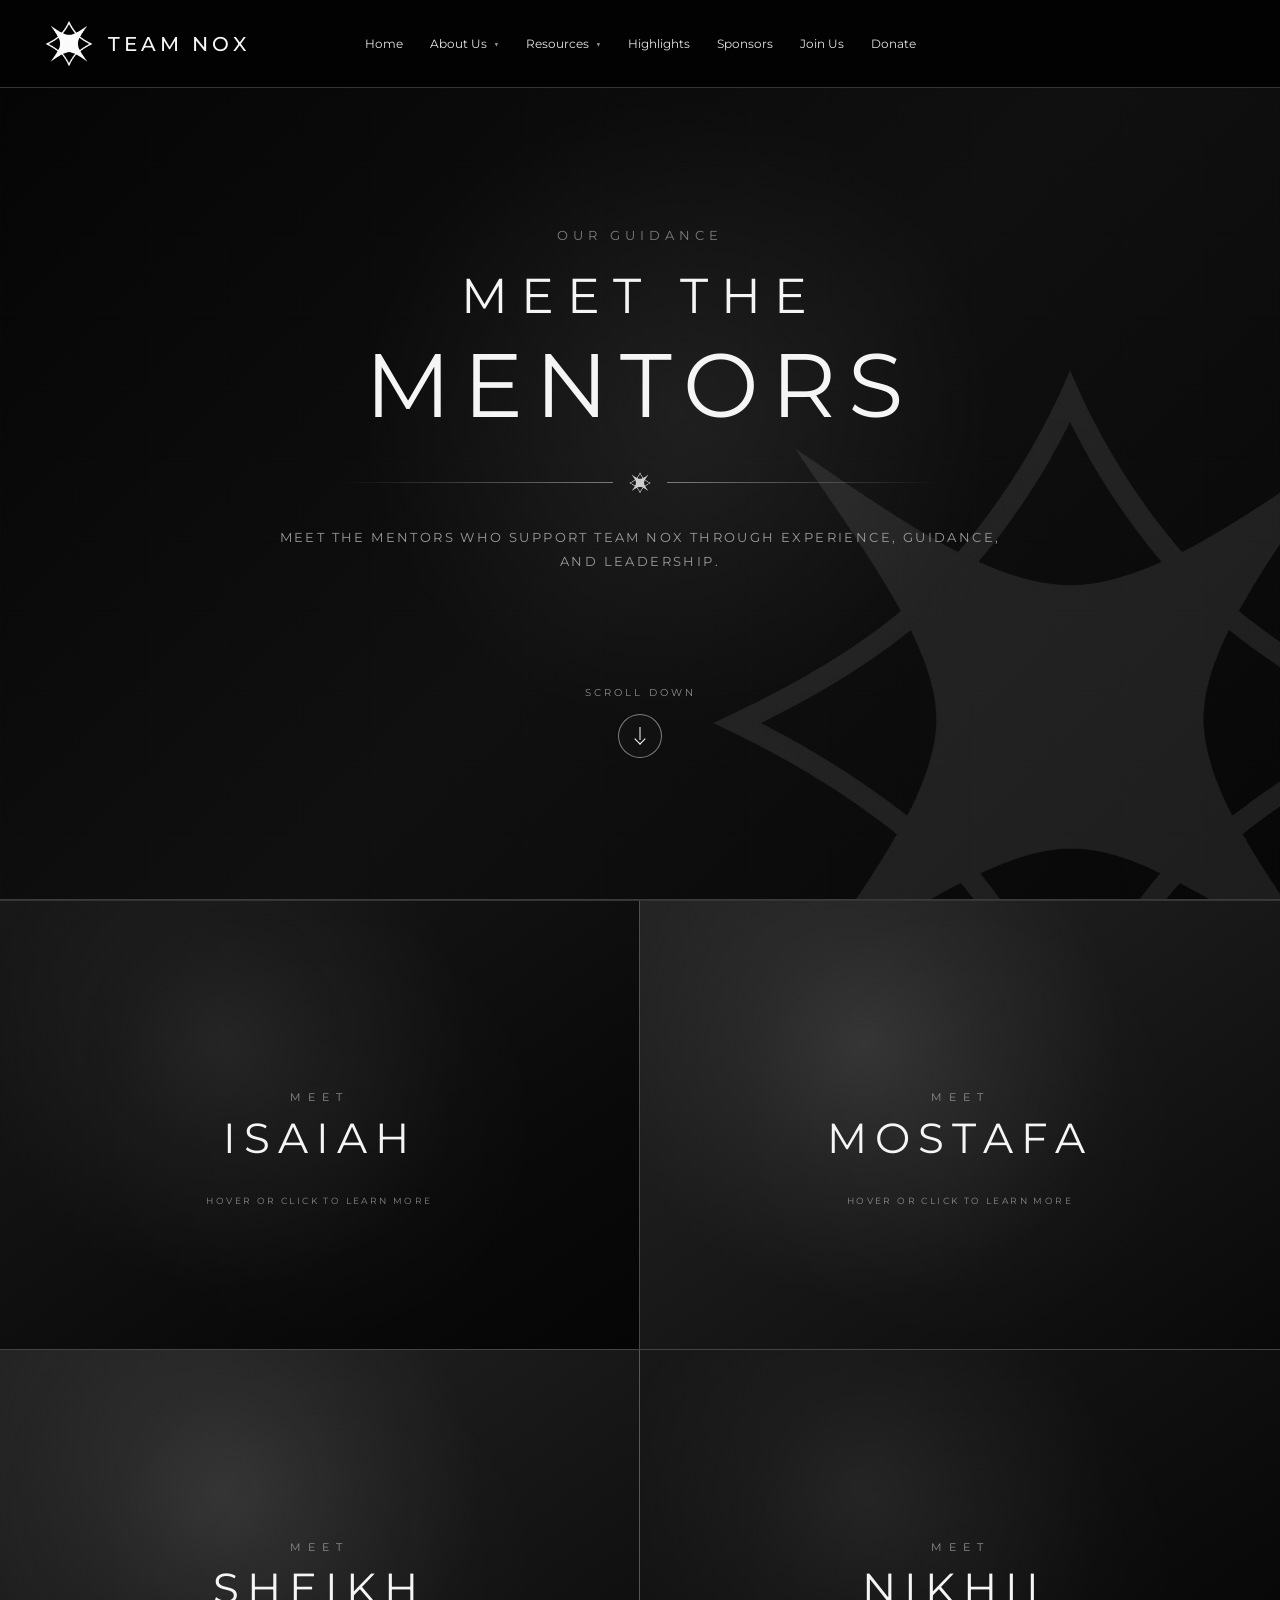
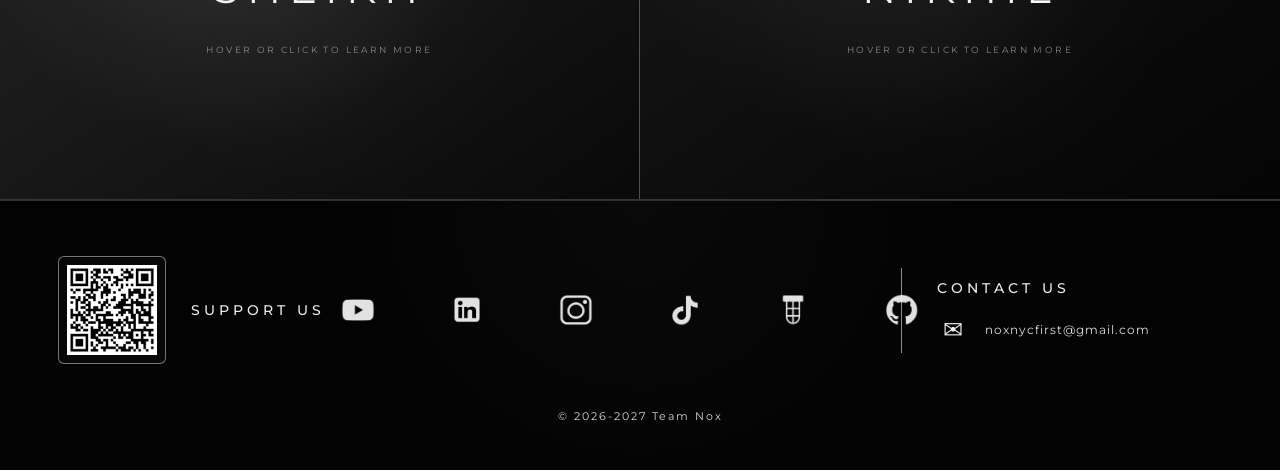
<file: About Us/mentors.html>
<!DOCTYPE html>
<html lang="en">

<head>

  <link
  rel="icon"
  type="image/png"
  href="../image/Nox Transparent Logo.png"
>

  <meta charset="UTF-8">

  <meta
    name="viewport"
    content="width=device-width, initial-scale=1.0"
  >

  <title>Meet the Mentors | Team Nox</title>


  <!-- =====================================================
       FONT
  ====================================================== -->

  <link rel="preconnect" href="https://fonts.googleapis.com">

  <link
    rel="preconnect"
    href="https://fonts.gstatic.com"
    crossorigin
  >

  <link
    href="https://fonts.googleapis.com/css2?family=Montserrat:wght@300;400;500;600&display=swap"
    rel="stylesheet"
  >


  <!-- =====================================================
       GLOBAL WEBSITE CSS
  ====================================================== -->

  <link
    rel="stylesheet"
    href="../style.css"
  >


  <!-- =====================================================
       MENTORS CSS
  ====================================================== -->

  <link
    rel="stylesheet"
    href="mentors.css"
  >

</head>


<body>


  <!-- =====================================================
       NAVBAR
  ====================================================== -->

  <header class="navbar">


    <!-- BRAND -->

    <a
      href="../index.html"
      class="brand"
    >

      <img
        src="../image/Nox Transparent Logo.png"
        alt="Team Nox Logo"
        class="nav-logo"
      >

      <span class="brand-name">
        TEAM NOX
      </span>

    </a>



    <!-- NAVIGATION -->

    <nav class="nav-links">


      <a href="../index.html">
        Home
      </a>



      <!-- ABOUT US -->

      <div class="nav-dropdown">

        <button
          class="dropdown-button"
          type="button"
        >

          About Us

          <span class="arrow">
            ▼
          </span>

        </button>


        <div class="dropdown-menu">

          <a href="founders.html">
            Meet the Founders
          </a>

          <a href="mentors.html">
            Meet the Mentors
          </a>

          <a href="story.html">
            Our Story
          </a>

          <a href="programs.html">
            Our Programs
          </a>

          <a href="divisions.html">
            Divisions
          </a>

        </div>

      </div>



      <!-- RESOURCES -->

      <div class="nav-dropdown">

        <button
          class="dropdown-button"
          type="button"
        >

          Resources

          <span class="arrow">
            ▼
          </span>

        </button>


        <div class="dropdown-menu">

          <a href="./calendar.html">
            Calendar
          </a>

          <a href="./sponsor-packet.html">
            Sponsor Packet
          </a>

          <a href="../Resources/team-documents.html">
  Team Documents
</a>

        </div>

      </div>



      <a href="../Highlights/highlights.html">
  Highlights
</a>


      <a href="../Sponsor/sponsor.html">
        Sponsors
      </a>


      <a
        href="https://forms.gle/ervGAU6oZejsxP3p8"
        target="_blank"
        rel="noopener noreferrer"
      >
        Join Us
      </a>


      <a
  href="https://hcb.hackclub.com/donations/start/nox"
  target="_blank"
  rel="noopener noreferrer"
>
  Donate
</a>


    </nav>


    <div class="nav-spacer"></div>

  </header>



  <main>


    <!-- =====================================================
         HERO
    ====================================================== -->

    <section class="mentors-hero">


      <!-- WATERMARK -->

      <img
        src="../image/Nox Transparent Logo.png"
        alt=""
        class="mentors-hero-watermark"
      >



      <div class="mentors-hero-content">


        <span class="mentors-hero-eyebrow">
          OUR GUIDANCE
        </span>



        <h1>

          <span class="mentors-title-top">
            MEET THE
          </span>

          <span class="mentors-title-main">
            MENTORS
          </span>

        </h1>



        <!-- DIVIDER -->

        <div class="mentors-hero-divider">

          <span></span>

          <img
            src="../image/Nox Transparent Logo.png"
            alt=""
          >

          <span></span>

        </div>



        <!-- DESCRIPTION -->

        <p class="mentors-hero-description">
          MEET THE MENTORS WHO SUPPORT TEAM NOX THROUGH
          EXPERIENCE, GUIDANCE, AND LEADERSHIP.
        </p>



        <!-- SCROLL -->

        <a
          href="#mentors"
          class="mentors-scroll"
        >

          <span class="mentors-scroll-text">
            SCROLL DOWN
          </span>

          <span class="mentors-scroll-arrow"></span>

        </a>


      </div>

    </section>



    <!-- =====================================================
         INTERACTIVE MENTOR SHOWCASE
    ====================================================== -->

    <section
      class="mentor-showcase"
      id="mentors"
    >


      <!-- ===================================================
           TOP ROW
      ==================================================== -->

      <div class="mentor-row">


        <!-- =================================================
             ISAIAH
        ================================================== -->

        <article
          class="mentor-panel mentor-dark"
          data-mentor-panel
        >


          <div class="mentor-panel-ambient"></div>



          <!-- COLLAPSED NAME -->

          <span class="mentor-collapsed-name">
            ISAIAH
          </span>



          <!-- DEFAULT VIEW -->

          <div class="mentor-preview">

            <span class="mentor-preview-label">
              MEET
            </span>

            <h2>
              ISAIAH
            </h2>

            <span class="mentor-preview-hint">
              HOVER OR CLICK TO LEARN MORE
            </span>

          </div>



          <!-- EXPANDED VIEW -->

          <div class="mentor-expanded">


            <span class="mentor-expanded-label">
              HEAD COACH
            </span>


            <h2>
              MEET ISAIAH
            </h2>


            <div class="mentor-expanded-line">
              <span></span>
            </div>


            <p>
              Isaiah is a 2020 graduate of Energy Tech High School,
              where he took part in their FRC program and was a
              2020 New York City Regional Dean's List Finalist.
            </p>


            <p>
              For nine years, Isaiah has been volunteering in the
              FIRST community, mentoring students on more than ten
              FTC teams and co-founding two FRC teams.
            </p>


            <p>
              He is currently the Program Coordinator for NYC FIRST,
              where he serves teams as a Head Coach, bringing his
              technical and outreach experience to help students
              achieve their STEM goals.
            </p>


          </div>


        </article>



        <!-- =================================================
             MOSTAFA
        ================================================== -->

        <article
          class="mentor-panel mentor-light"
          data-mentor-panel
        >


          <div class="mentor-panel-ambient"></div>



          <span class="mentor-collapsed-name">
            MOSTAFA
          </span>



          <div class="mentor-preview">

            <span class="mentor-preview-label">
              MEET
            </span>

            <h2>
              MOSTAFA
            </h2>

            <span class="mentor-preview-hint">
              HOVER OR CLICK TO LEARN MORE
            </span>

          </div>



          <div class="mentor-expanded">


            <span class="mentor-expanded-label">
              ELECTRICAL MENTOR
            </span>


            <h2>
              MEET MOSTAFA
            </h2>


            <div class="mentor-expanded-line">
              <span></span>
            </div>


            <p>
              Mostafa graduated from Energy Tech High School in 2024,
              where he was a member of the school's FRC drive team.
              He is currently attending CCNY for Biomedical Engineering.
            </p>


            <p>
              Starting as a student member, he became a mentor and
              volunteer within the FIRST community.
            </p>


            <p>
              He mentors Outreach, Judging, and Awards, helping students
              communicate their work effectively and develop confidence
              while presenting their ideas to the wider community.
            </p>


          </div>


        </article>


      </div>



      <!-- ===================================================
           BOTTOM ROW
      ==================================================== -->

      <div class="mentor-row">


        <!-- =================================================
             SHEIKH
        ================================================== -->

        <article
          class="mentor-panel mentor-light"
          data-mentor-panel
        >


          <div class="mentor-panel-ambient"></div>



          <span class="mentor-collapsed-name">
            SHEIKH
          </span>



          <div class="mentor-preview">

            <span class="mentor-preview-label">
              MEET
            </span>

            <h2>
              SHEIKH
            </h2>

            <span class="mentor-preview-hint">
              HOVER OR CLICK TO LEARN MORE
            </span>

          </div>



          <div class="mentor-expanded">


            <span class="mentor-expanded-label">
              MECHANICAL MENTOR
            </span>


            <h2>
              MEET SHEIKH
            </h2>


            <div class="mentor-expanded-line">
              <span></span>
            </div>


            <p>
              Sheikh is a graduate of the Bronx High School of Science,
              where he began his robotics journey as a member of his
              high school's FRC team.
            </p>


            <p>
              He studies Mechanical Engineering at Cooper Union and
              has worked as an intern at Zebra Technologies in research
              and development.
            </p>


            <p>
              He has mentored across FIRST programs for several years,
              teaching students technical concepts while sharing his
              experience in mechanical design, engineering, and
              problem-solving.
            </p>


          </div>


        </article>



        <!-- =================================================
             NIKHIL
        ================================================== -->

        <article
          class="mentor-panel mentor-dark"
          data-mentor-panel
        >


          <div class="mentor-panel-ambient"></div>



          <span class="mentor-collapsed-name">
            NIKHIL
          </span>



          <div class="mentor-preview">

            <span class="mentor-preview-label">
              MEET
            </span>

            <h2>
              NIKHIL
            </h2>

            <span class="mentor-preview-hint">
              HOVER OR CLICK TO LEARN MORE
            </span>

          </div>



          <div class="mentor-expanded">


            <span class="mentor-expanded-label">
              SOFTWARE MENTOR
            </span>


            <h2>
              MEET NIKHIL
            </h2>


            <div class="mentor-expanded-line">
              <span></span>
            </div>


            <p>
              Nikhil is a Software Engineer and a graduate of Energy
              Tech High School and Rutgers University, where he studied
              Computer Science with minors in Mathematics and Data Science.
            </p>


            <p>
              After competing in FRC during high school, he turned to
              coaching and mentoring.
            </p>


            <p>
              He volunteers with the FIRST community, teaching students
              software development and introducing them to programming
              so they can become future STEM innovators.
            </p>


          </div>


        </article>


      </div>


    </section>


  </main>



  <!-- =====================================================
       FOOTER
  ====================================================== -->

  <footer class="site-footer">


    <div class="footer-main">


      <!-- SUPPORT -->

      <div class="footer-support">

        <div class="footer-qr">

          <img
            src="../image/SupportQR.png"
            alt="Support Team Nox QR Code"
          >

        </div>

        <span>
          SUPPORT US
        </span>

      </div>



      <!-- SOCIALS -->

      <div class="footer-socials">


        <a
          href="https://www.youtube.com/@Nox11702"
          target="_blank"
          rel="noopener noreferrer"
          aria-label="YouTube"
        >
          <img
            src="../image/Youtube.png"
            alt="YouTube"
          >
        </a>


        <a
          href="https://www.linkedin.com/company/team-nox/"
          target="_blank"
          rel="noopener noreferrer"
          aria-label="LinkedIn"
        >
          <img
            src="../image/Linkedin.png"
            alt="LinkedIn"
          >
        </a>


        <a
          href="https://www.instagram.com/nox11702"
          target="_blank"
          rel="noopener noreferrer"
          aria-label="Instagram"
        >
          <img
            src="../image/Instagram.png"
            alt="Instagram"
          >
        </a>


        <a
          href="https://www.tiktok.com/@teamnox11702"
          target="_blank"
          rel="noopener noreferrer"
          aria-label="TikTok"
        >
          <img
            src="../image/TikTok.png"
            alt="TikTok"
          >
        </a>


        <a
          href="https://www.thebluealliance.com/"
          target="_blank"
          rel="noopener noreferrer"
          aria-label="The Blue Alliance"
        >
          <img
            src="../image/TBA.png"
            alt="The Blue Alliance"
          >
        </a>


        <a
          href="https://github.com/Nox11702"
          target="_blank"
          rel="noopener noreferrer"
          aria-label="GitHub"
        >
          <img
            src="../image/Github.png"
            alt="GitHub"
          >
        </a>


      </div>



      <!-- CONTACT -->

      <div class="footer-contact">


        <div class="footer-contact-line"></div>


        <div class="footer-contact-content">

          <h3>
            CONTACT US
          </h3>


          <a href="mailto:noxnycfirst@gmail.com">

            <span class="footer-mail-icon">
              ✉
            </span>

            <span>
              noxnycfirst@gmail.com
            </span>

          </a>

        </div>


      </div>


    </div>



    <div class="footer-copyright">
      © 2026-2027 Team Nox
    </div>


  </footer>



  <!-- =====================================================
       GLOBAL SCRIPT
  ====================================================== -->

  <script src="../script.js"></script>



  <!-- =====================================================
       MENTOR INTERACTION
  ====================================================== -->

  <script>

    const mentorRows =
      document.querySelectorAll(".mentor-row");


    mentorRows.forEach((row) => {

      const panels =
        row.querySelectorAll(".mentor-panel");


      panels.forEach((panel) => {


        panel.addEventListener("click", () => {


          const alreadyOpen =
            panel.classList.contains("is-active");


          /* RESET THIS ROW */

          panels.forEach((item) => {

            item.classList.remove("is-active");

          });


          row.classList.remove("has-active");



          /* OPEN CLICKED PANEL */

          if (!alreadyOpen) {

            panel.classList.add("is-active");

            row.classList.add("has-active");

          }


        });


      });


    });

  </script>


</body>

</html>
</file>
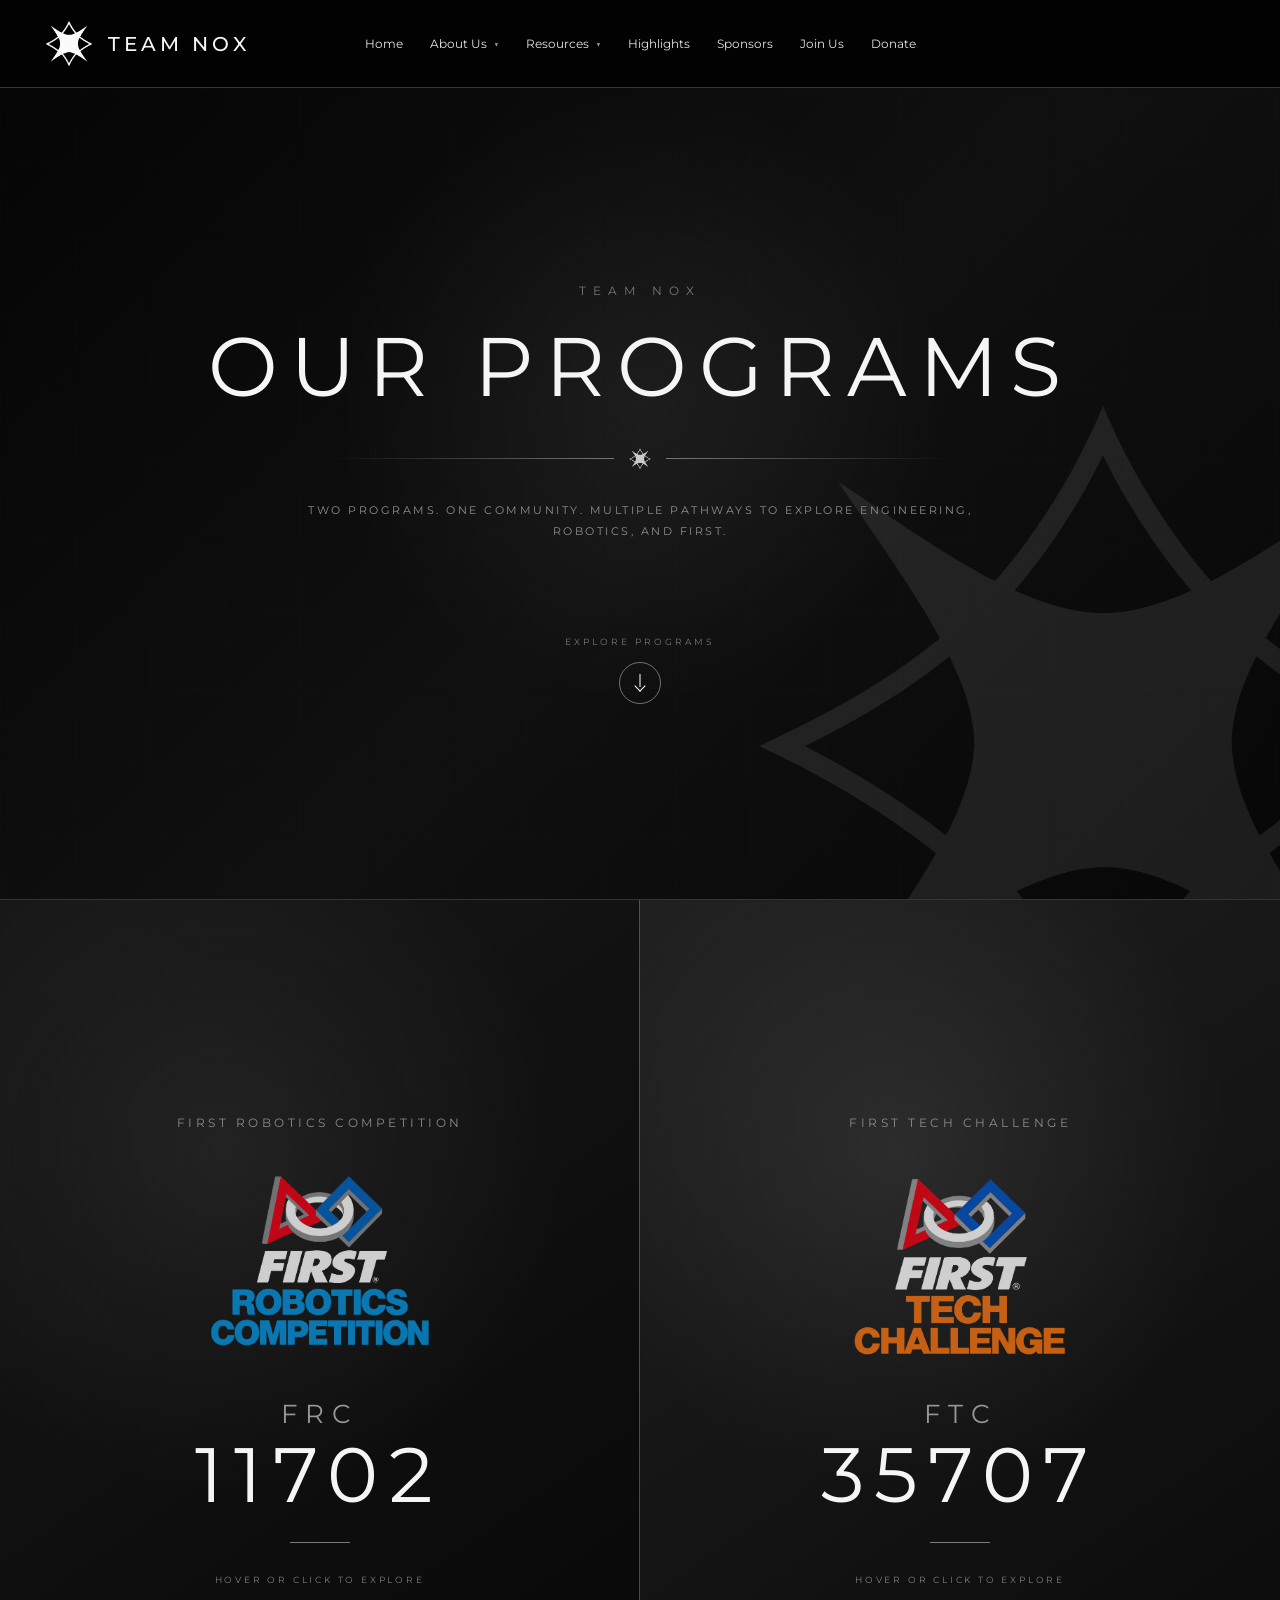
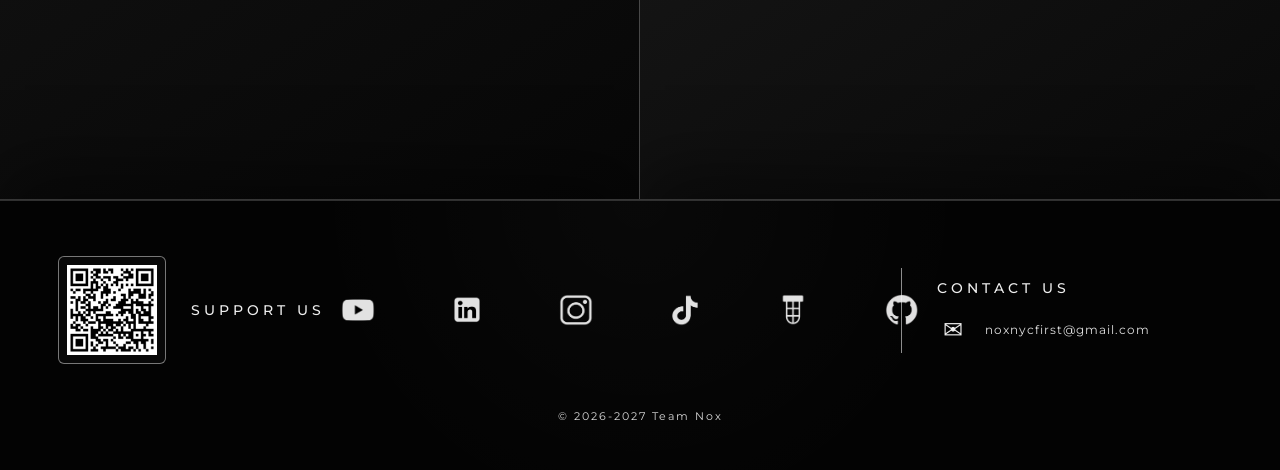
<file: About Us/programs.html>
<!DOCTYPE html>
<html lang="en">

<head>

  <link
  rel="icon"
  type="image/png"
  href="../image/Nox Transparent Logo.png"
>

  <meta charset="UTF-8">

  <meta
    name="viewport"
    content="width=device-width, initial-scale=1.0"
  >

  <title>Our Programs | Team Nox</title>

  <!-- MONTSERRAT -->
  <link
    href="https://fonts.googleapis.com/css2?family=Montserrat:wght@300;400;500;600&display=swap"
    rel="stylesheet"
  >

  <!-- GLOBAL WEBSITE CSS -->
  <link rel="stylesheet" href="../style.css">

  <!-- PROGRAMS PAGE CSS -->
  <link rel="stylesheet" href="programs.css">
</head>


<body>


  <!-- =====================================================
       NAVBAR
  ====================================================== -->

  <nav class="navbar">

    <a
      href="../index.html"
      class="brand"
    >

      <img
        src="../image/Nox Transparent Logo.png"
        alt="Team Nox"
        class="nav-logo"
      >

      <span class="brand-name">
        TEAM NOX
      </span>

    </a>


    <div class="nav-links">

      <a href="../index.html">
        Home
      </a>


      <!-- ABOUT US -->

      <div class="nav-dropdown">

        <button class="dropdown-button">
          About Us
          <span class="arrow">▼</span>
        </button>


        <div class="dropdown-menu">

          <a href="founders.html">
            Meet the Founders
          </a>

          <a href="mentors.html">
            Meet the Mentors
          </a>

          <a href="story.html">
            Our Story
          </a>

          <a href="programs.html">
            Our Programs
          </a>

          <a href="divisions.html">
            Divisions
          </a>

        </div>

      </div>



      <!-- RESOURCES -->

      <div class="nav-dropdown">

        <button class="dropdown-button">
          Resources
          <span class="arrow">▼</span>
        </button>


        <div class="dropdown-menu">

          <a href="./calendar.html">
            Calendar
          </a>

          <a href="./sponsor-packet.html">
            Sponsor Packet
          </a>

          <a href="../Resources/team-documents.html">
  Team Documents
</a>

        </div>

      </div>


      <a href="../Highlights/highlights.html">
  Highlights
</a>


      <a href="../Sponsor/sponsor.html">
        Sponsors
      </a>


      <a
        href="https://forms.gle/ervGAU6oZejsxP3p8"
        target="_blank"
        rel="noopener noreferrer"
      >
        Join Us
      </a>


      <a
  href="https://hcb.hackclub.com/donations/start/nox"
  target="_blank"
  rel="noopener noreferrer"
>
  Donate
</a>

    </div>


    <div class="nav-spacer"></div>

  </nav>



  <!-- =====================================================
       PROGRAMS HERO
  ====================================================== -->

  <section class="programs-hero">

    <img
      src="../image/Nox Transparent Logo.png"
      alt=""
      class="programs-watermark"
    >


    <div class="programs-hero-content">

      <span class="programs-eyebrow">
        TEAM NOX
      </span>


      <h1>
        OUR PROGRAMS
      </h1>


      <div class="programs-divider">

        <span></span>

        <img
          src="../image/Nox Transparent Logo.png"
          alt=""
        >

        <span></span>

      </div>


      <p>
        TWO PROGRAMS. ONE COMMUNITY. MULTIPLE PATHWAYS
        TO EXPLORE ENGINEERING, ROBOTICS, AND FIRST.
      </p>


      <a
        href="#programs"
        class="programs-scroll"
      >

        <span>
          EXPLORE PROGRAMS
        </span>

        <div class="programs-scroll-arrow"></div>

      </a>

    </div>

  </section>



  <!-- =====================================================
       PROGRAM SHOWCASE
  ====================================================== -->

  <section
    class="program-showcase"
    id="programs"
  >


    <!-- ===================================================
         FRC
    ==================================================== -->

    <article
      class="program-panel program-frc"
      data-program
    >

      <div class="program-grid-overlay"></div>


      <div class="program-main">

        <span class="program-label">
          FIRST ROBOTICS COMPETITION
        </span>


        <div class="program-logo-wrap">

          <img
            src="../image/FRC.png"
            alt="FIRST Robotics Competition"
            class="program-logo"
          >

        </div>


        <div class="program-title">

          <span>
            FRC
          </span>


          <h2>
            11702
          </h2>

        </div>


        <div class="program-small-line"></div>


        <span class="program-hint">
          HOVER OR CLICK TO EXPLORE
        </span>

      </div>



      <!-- SLIDE-UP DRAWER -->

      <div class="program-drawer">

        <div class="program-drawer-handle"></div>


        <div class="program-drawer-content">

          <div class="program-drawer-heading">

            <div>

              <span class="drawer-eyebrow">
                TEAM NOX PROGRAM
              </span>


              <h3>
                FRC 11702
              </h3>

            </div>


            <span class="drawer-program-type">
              ADVANCED
            </span>

          </div>


          <div class="drawer-divider"></div>


          <p>
            Nox FRC 11702 is our advanced, large-scale robotics
            program for high school students ready to take on
            complex engineering challenges. Members work in
            specialized divisions such as mechanical, design,
            electrical, software, strategy, and operations to
            design and build a full-size competition robot for
            the FIRST Robotics Competition.
          </p>


          <p>
            The FRC program gives students the opportunity to
            work on larger and more complex systems while learning
            how different engineering disciplines come together.
            Members develop experience with CAD, fabrication,
            programming, electrical systems, autonomous controls,
            strategy, and project management.
          </p>


          <p>
            FRC 11702 is designed to give students an experience
            similar to working on a real engineering team, where
            individual specialties work together to create one
            reliable and competitive system.
          </p>

        </div>

      </div>

    </article>



    <!-- ===================================================
         FTC
    ==================================================== -->

    <article
      class="program-panel program-ftc"
      data-program
    >

      <div class="program-grid-overlay"></div>


      <div class="program-main">

        <span class="program-label">
          FIRST TECH CHALLENGE
        </span>


        <div class="program-logo-wrap">

          <img
            src="../image/FTC.png"
            alt="FIRST Tech Challenge"
            class="program-logo"
          >

        </div>


        <div class="program-title">

          <span>
            FTC
          </span>


          <h2>
            35707
          </h2>

        </div>


        <div class="program-small-line"></div>


        <span class="program-hint">
          HOVER OR CLICK TO EXPLORE
        </span>

      </div>



      <!-- SLIDE-UP DRAWER -->

      <div class="program-drawer">

        <div class="program-drawer-handle"></div>


        <div class="program-drawer-content">

          <div class="program-drawer-heading">

            <div>

              <span class="drawer-eyebrow">
                TEAM NOX PROGRAM
              </span>


              <h3>
                FTC 35707
              </h3>

            </div>


            <span class="drawer-program-type">
              FOUNDATIONAL
            </span>

          </div>


          <div class="drawer-divider"></div>


          <p>
            Nox FTC 35707 is our hands-on robotics program focused
            on helping students build a strong foundation in
            engineering and competitive robotics. Members work
            closely together to design, build, wire, program,
            test, and operate a smaller competition robot for
            the FIRST Tech Challenge.
          </p>


          <p>
            The FTC program emphasizes experimenting with new
            ideas, rapid prototyping, and developing skills across
            multiple areas of robotics. Students can explore
            different roles, learn Java programming, build
            mechanisms, develop autonomous routines, and contribute
            directly to multiple parts of the robot.
          </p>


          <p>
            FTC 35707 helps students discover which areas of
            robotics interest them most while developing technical
            skills, confidence, teamwork, and experience for more
            advanced engineering projects.
          </p>

        </div>

      </div>

    </article>


  </section>



  <!-- =====================================================
       FOOTER
  ====================================================== -->

  <footer class="site-footer">

    <div class="footer-main">


      <!-- SUPPORT -->

      <div class="footer-support">

        <div class="footer-qr">

          <img
            src="../image/SupportQR.png"
            alt="Support Team Nox QR Code"
          >

        </div>


        <span>
          SUPPORT US
        </span>

      </div>



      <!-- SOCIALS -->

      <div class="footer-socials">


        <a
          href="https://www.youtube.com/@Nox11702"
          target="_blank"
          rel="noopener noreferrer"
          aria-label="YouTube"
        >

          <img
            src="../image/Youtube.png"
            alt="YouTube"
          >

        </a>


        <a
          href="https://www.linkedin.com/company/team-nox/"
          target="_blank"
          rel="noopener noreferrer"
          aria-label="LinkedIn"
        >

          <img
            src="../image/Linkedin.png"
            alt="LinkedIn"
          >

        </a>


        <a
          href="https://www.instagram.com/nox11702"
          target="_blank"
          rel="noopener noreferrer"
          aria-label="Instagram"
        >

          <img
            src="../image/Instagram.png"
            alt="Instagram"
          >

        </a>


        <a
          href="https://www.tiktok.com/@teamnox11702"
          target="_blank"
          rel="noopener noreferrer"
          aria-label="TikTok"
        >

          <img
            src="../image/TikTok.png"
            alt="TikTok"
          >

        </a>


        <a
          href="https://www.thebluealliance.com/"
          target="_blank"
          rel="noopener noreferrer"
          aria-label="The Blue Alliance"
        >

          <img
            src="../image/TBA.png"
            alt="The Blue Alliance"
          >

        </a>


        <a
          href="https://github.com/Nox11702"
          target="_blank"
          rel="noopener noreferrer"
          aria-label="GitHub"
        >

          <img
            src="../image/Github.png"
            alt="GitHub"
          >

        </a>


      </div>



      <!-- CONTACT -->

      <div class="footer-contact">

        <div class="footer-contact-line"></div>


        <div class="footer-contact-content">

          <h3>
            CONTACT US
          </h3>


          <a href="mailto:noxnycfirst@gmail.com">

            <span class="footer-mail-icon">
              ✉
            </span>

            <span>
              noxnycfirst@gmail.com
            </span>

          </a>

        </div>

      </div>


    </div>



    <div class="footer-copyright">
      © 2026-2027 Team Nox
    </div>

  </footer>



  <!-- =====================================================
       PROGRAM INTERACTION
  ====================================================== -->

  <script>

    const programPanels =
      document.querySelectorAll("[data-program]");


    programPanels.forEach((panel) => {

      panel.addEventListener("click", () => {

        const alreadyOpen =
          panel.classList.contains("is-active");


        programPanels.forEach((otherPanel) => {

          otherPanel.classList.remove("is-active");

        });


        if (!alreadyOpen) {

          panel.classList.add("is-active");

        }

      });

    });

  </script>


  <script src="../script.js"></script>


</body>

</html>
</file>
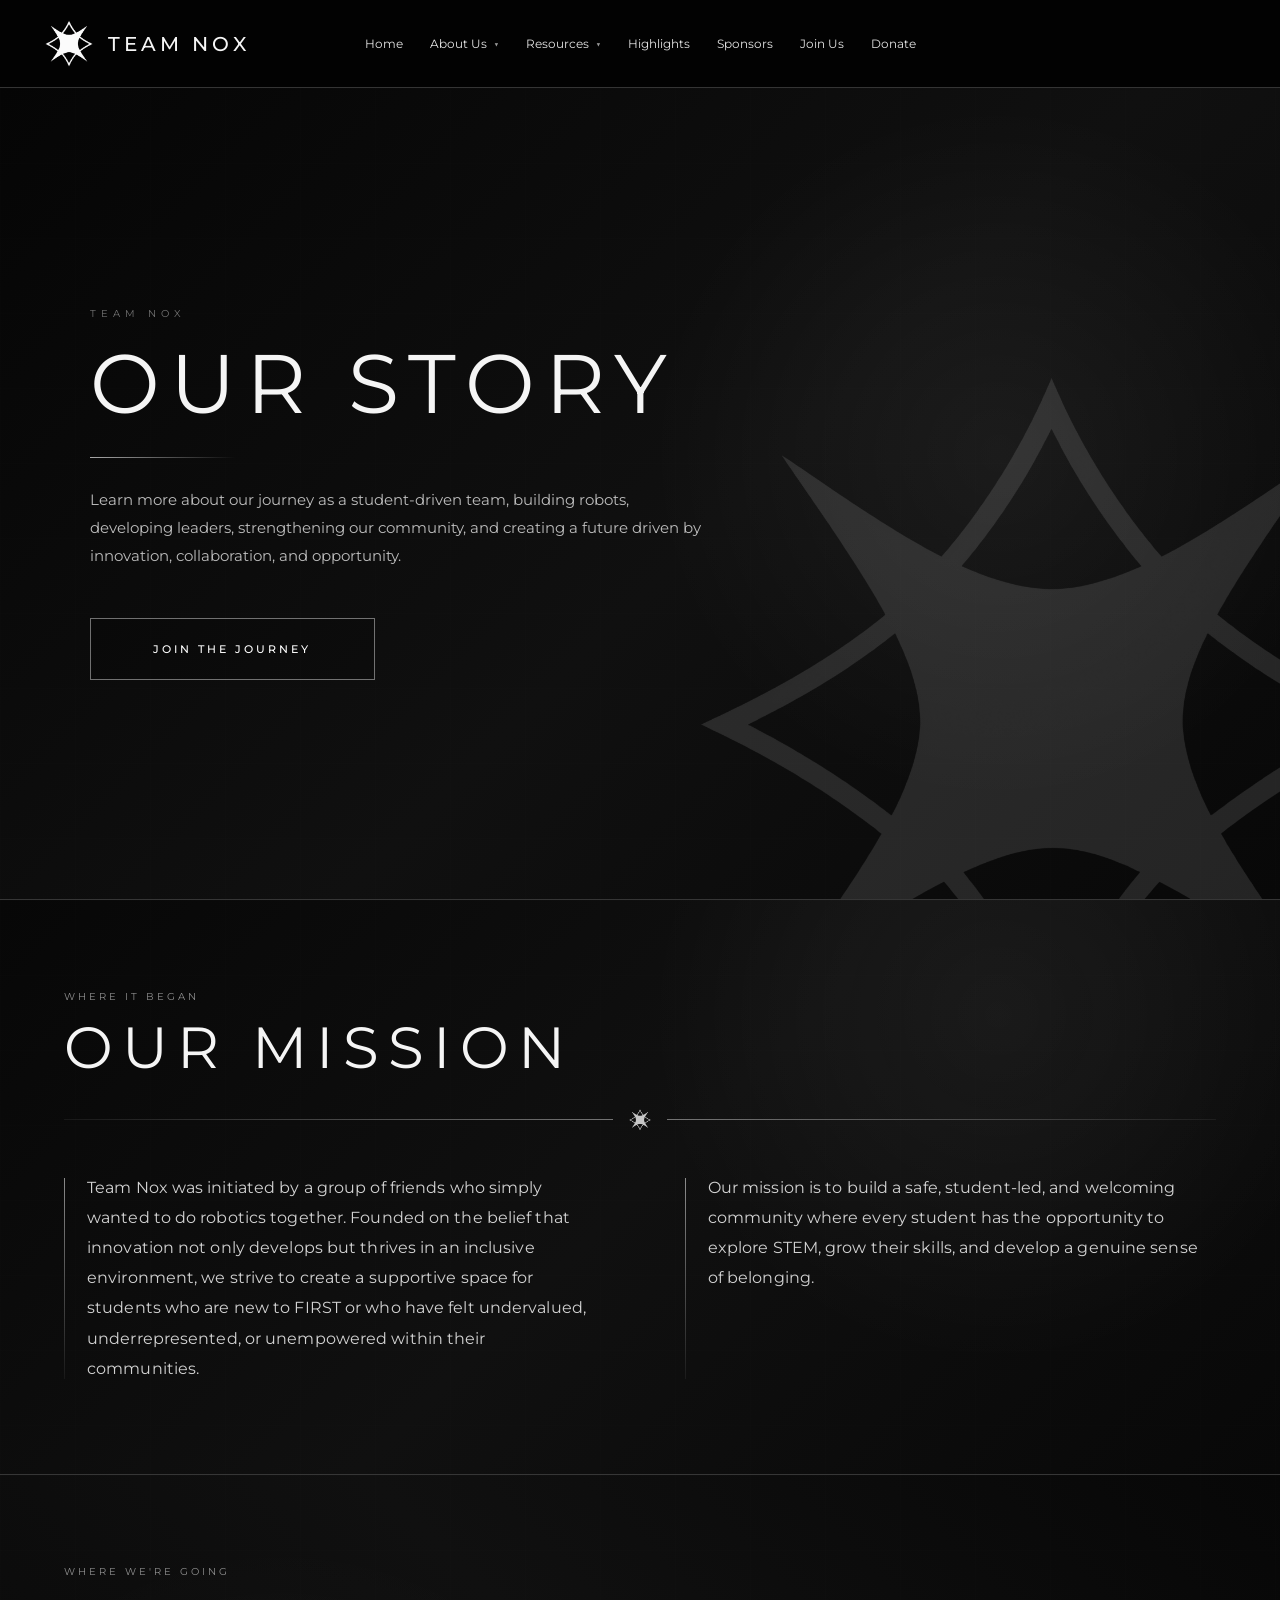
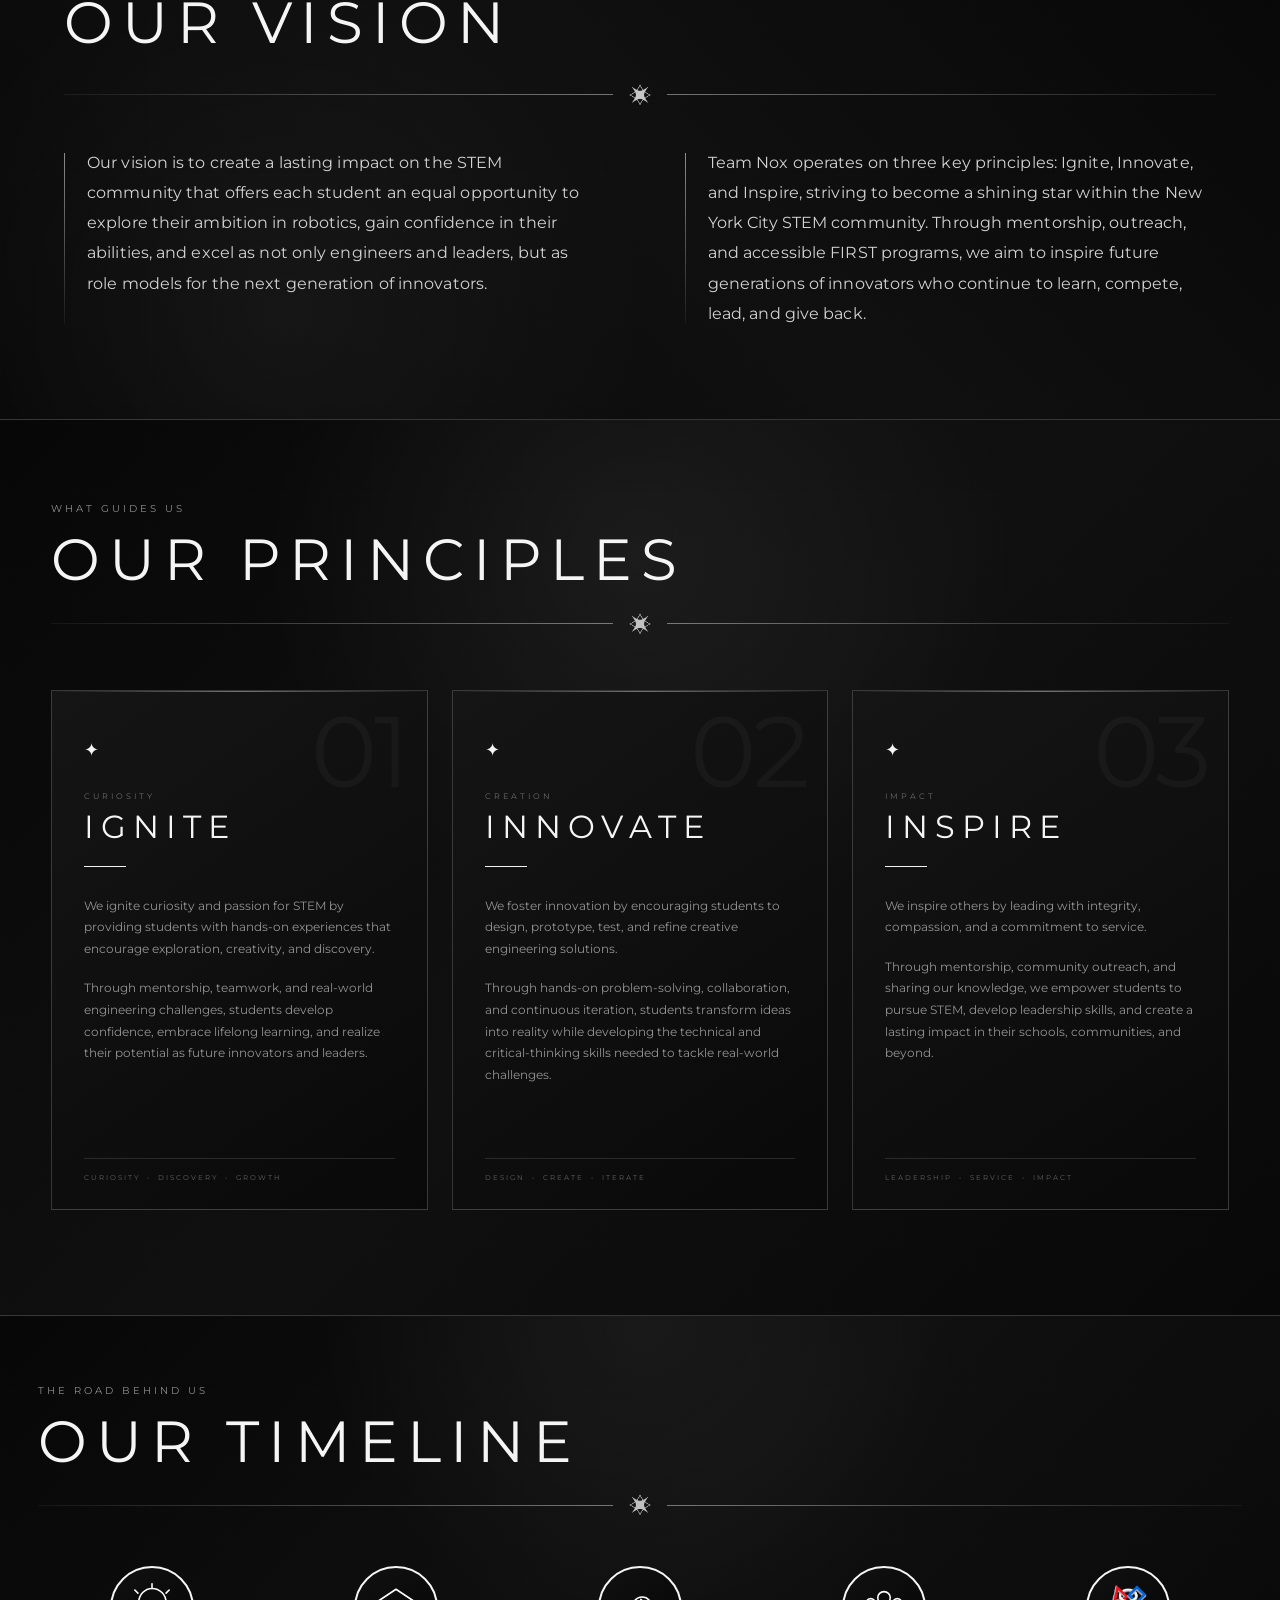
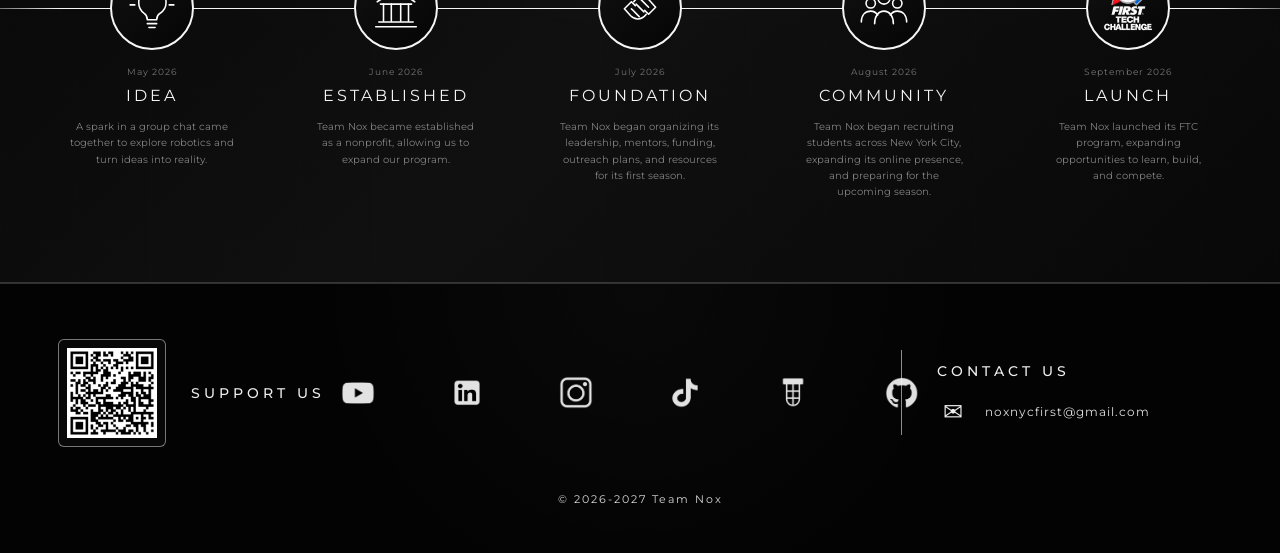
<file: About Us/story.html>
<!DOCTYPE html>
<html lang="en">

<head>

  <link
  rel="icon"
  type="image/png"
  href="../image/Nox Transparent Logo.png"
>

  <meta charset="UTF-8">

  <meta
    name="viewport"
    content="width=device-width, initial-scale=1.0"
  >

  <title>Our Story | Team Nox</title>

  <link
    href="https://fonts.googleapis.com/css2?family=Montserrat:wght@300;400;500;600&display=swap"
    rel="stylesheet"
  >

  <link
    rel="stylesheet"
    href="../style.css"
  >

  <link
    rel="stylesheet"
    href="./story.css"
  >
</head>


<body>


  <!-- =====================================================
       NAVBAR
  ====================================================== -->

  <nav class="navbar">

    <a
      href="../index.html"
      class="brand"
    >

      <img
        src="../image/Nox Transparent Logo.png"
        alt="Team Nox"
        class="nav-logo"
      >

      <span class="brand-name">
        TEAM NOX
      </span>

    </a>


    <div class="nav-links">

      <a href="../index.html">
        Home
      </a>


      <div class="nav-dropdown">

        <button
          class="dropdown-button"
          type="button"
        >
          About Us
          <span class="arrow">▼</span>
        </button>

        <div class="dropdown-menu">

          <a href="./founders.html">
            Meet the Founders
          </a>

          <a href="./mentors.html">
            Meet the Mentors
          </a>

          <a href="./story.html">
            Our Story
          </a>

          <a href="./programs.html">
            Our Programs
          </a>

          <a href="./divisions.html">
            Divisions
          </a>

        </div>

      </div>


      <div class="nav-dropdown">

        <button
          class="dropdown-button"
          type="button"
        >
          Resources
          <span class="arrow">▼</span>
        </button>

        <div class="dropdown-menu">

          <a href="../Resources/calendar.html">
            Calendar
          </a>

          <a href="../Resources/sponsor-packet.html">
            Sponsor Packet
          </a>

          <a href="../Resources/team-documents.html">
            Team Documents
          </a>

        </div>

      </div>


      <a href="../Highlights/highlights.html">
        Highlights
      </a>

      <a href="../Sponsor/sponsor.html">
        Sponsors
      </a>

      <a
        href="https://forms.gle/ervGAU6oZejsxP3p8"
        target="_blank"
        rel="noopener noreferrer"
      >
        Join Us
      </a>

      <a
        href="https://hcb.hackclub.com/donations/start/nox"
        target="_blank"
        rel="noopener noreferrer"
      >
        Donate
      </a>

    </div>


    <div class="nav-spacer"></div>

  </nav>



  <!-- =====================================================
       STORY HERO
  ====================================================== -->

  <section class="story-hero">

    <img
      src="../image/Nox Transparent Logo.png"
      alt=""
      class="story-hero-watermark"
    >


    <div class="story-hero-content">

      <span class="story-hero-eyebrow">
        TEAM NOX
      </span>

      <h1>
        OUR STORY
      </h1>

      <div class="story-hero-line"></div>

      <p>
        Learn more about our journey as a student-driven team,
        building robots, developing leaders, strengthening our
        community, and creating a future driven by innovation,
        collaboration, and opportunity.
      </p>

      <a
        href="#mission"
        class="story-button"
      >
        JOIN THE JOURNEY
      </a>

    </div>

  </section>



  <!-- =====================================================
       MISSION
  ====================================================== -->

  <section
    class="story-info-section mission-section"
    id="mission"
  >

    <div class="story-grid-bg"></div>


    <div class="story-info-inner">

      <span class="story-eyebrow">
        WHERE IT BEGAN
      </span>


      <h2>
        OUR MISSION
      </h2>


      <div class="story-title-divider">

        <span></span>

        <img
          src="../image/Nox Transparent Logo.png"
          alt=""
        >

        <span></span>

      </div>


      <div class="story-text-columns">

        <p>
          Team Nox was initiated by a group of friends who simply
          wanted to do robotics together. Founded on the belief that
          innovation not only develops but thrives in an inclusive
          environment, we strive to create a supportive space for
          students who are new to FIRST or who have felt undervalued,
          underrepresented, or unempowered within their communities.
        </p>


        <p>
          Our mission is to build a safe, student-led, and welcoming
          community where every student has the opportunity to explore
          STEM, grow their skills, and develop a genuine sense of
          belonging.
        </p>

      </div>

    </div>

  </section>



  <!-- =====================================================
       VISION
  ====================================================== -->

  <section class="story-info-section vision-section">

    <div class="story-grid-bg"></div>


    <div class="story-info-inner">

      <span class="story-eyebrow">
        WHERE WE'RE GOING
      </span>


      <h2>
        OUR VISION
      </h2>


      <div class="story-title-divider">

        <span></span>

        <img
          src="../image/Nox Transparent Logo.png"
          alt=""
        >

        <span></span>

      </div>


      <div class="story-text-columns">

        <p>
          Our vision is to create a lasting impact on the STEM
          community that offers each student an equal opportunity
          to explore their ambition in robotics, gain confidence
          in their abilities, and excel as not only engineers and
          leaders, but as role models for the next generation of
          innovators.
        </p>


        <p>
          Team Nox operates on three key principles: Ignite,
          Innovate, and Inspire, striving to become a shining star
          within the New York City STEM community. Through mentorship,
          outreach, and accessible FIRST programs, we aim to inspire
          future generations of innovators who continue to learn,
          compete, lead, and give back.
        </p>

      </div>

    </div>

  </section>



  <!-- =====================================================
       PRINCIPLES
  ====================================================== -->

  <section class="principles-section">

    <div class="principles-inner">

      <div class="principles-heading">

        <span class="story-eyebrow">
          WHAT GUIDES US
        </span>


        <h2>
          OUR PRINCIPLES
        </h2>


        <div class="principles-divider">

          <span></span>

          <img
            src="../image/Nox Transparent Logo.png"
            alt=""
          >

          <span></span>

        </div>

      </div>



      <div class="principles-grid">


        <!-- IGNITE -->

        <article class="principle-card">

          <span class="principle-number">
            01
          </span>

          <div class="principle-star">
            ✦
          </div>

          <span class="principle-category">
            CURIOSITY
          </span>

          <h3>
            IGNITE
          </h3>

          <div class="principle-line"></div>

          <p>
            We ignite curiosity and passion for STEM by providing
            students with hands-on experiences that encourage
            exploration, creativity, and discovery.
          </p>

          <p>
            Through mentorship, teamwork, and real-world engineering
            challenges, students develop confidence, embrace lifelong
            learning, and realize their potential as future innovators
            and leaders.
          </p>

          <div class="principle-keywords">

            <span>CURIOSITY</span>
            <span>•</span>
            <span>DISCOVERY</span>
            <span>•</span>
            <span>GROWTH</span>

          </div>

        </article>



        <!-- INNOVATE -->

        <article class="principle-card">

          <span class="principle-number">
            02
          </span>

          <div class="principle-star">
            ✦
          </div>

          <span class="principle-category">
            CREATION
          </span>

          <h3>
            INNOVATE
          </h3>

          <div class="principle-line"></div>

          <p>
            We foster innovation by encouraging students to design,
            prototype, test, and refine creative engineering solutions.
          </p>

          <p>
            Through hands-on problem-solving, collaboration, and
            continuous iteration, students transform ideas into reality
            while developing the technical and critical-thinking skills
            needed to tackle real-world challenges.
          </p>

          <div class="principle-keywords">

            <span>DESIGN</span>
            <span>•</span>
            <span>CREATE</span>
            <span>•</span>
            <span>ITERATE</span>

          </div>

        </article>



        <!-- INSPIRE -->

        <article class="principle-card">

          <span class="principle-number">
            03
          </span>

          <div class="principle-star">
            ✦
          </div>

          <span class="principle-category">
            IMPACT
          </span>

          <h3>
            INSPIRE
          </h3>

          <div class="principle-line"></div>

          <p>
            We inspire others by leading with integrity,
            compassion, and a commitment to service.
          </p>

          <p>
            Through mentorship, community outreach, and sharing our
            knowledge, we empower students to pursue STEM, develop
            leadership skills, and create a lasting impact in their
            schools, communities, and beyond.
          </p>

          <div class="principle-keywords">

            <span>LEADERSHIP</span>
            <span>•</span>
            <span>SERVICE</span>
            <span>•</span>
            <span>IMPACT</span>

          </div>

        </article>


      </div>

    </div>

  </section>



  <!-- =====================================================
       TIMELINE
  ====================================================== -->

  <section class="timeline-section">

    <div class="timeline-inner">


      <div class="timeline-heading">

        <span class="story-eyebrow">
          THE ROAD BEHIND US
        </span>

        <h2>
          OUR TIMELINE
        </h2>

        <div class="timeline-heading-divider">

          <span></span>

          <img
            src="../image/Nox Transparent Logo.png"
            alt=""
          >

          <span></span>

        </div>

      </div>



      <div class="timeline-track">


        <!-- MAY -->

        <article class="timeline-item">

          <div class="timeline-icon">

            <svg viewBox="0 0 64 64">

              <path d="
                M22 39
                c-4-3-7-8-7-14
                0-10 8-18 17-18
                10 0 18 8 18 18
                0 6-3 11-8 14
                -3 2-4 4-4 8
                H26
                c0-4-1-6-4-8Z
              " />

              <path d="M26 52h12" />
              <path d="M28 57h8" />
              <path d="M32 1v5" />
              <path d="M10 9l4 4" />
              <path d="M54 9l-4 4" />
              <path d="M4 28h6" />
              <path d="M54 28h6" />

            </svg>

          </div>

          <span class="timeline-date">
            May 2026
          </span>

          <h3>
            IDEA
          </h3>

          <p>
            A spark in a group chat came together to explore
            robotics and turn ideas into reality.
          </p>

        </article>



        <!-- JUNE -->

        <article class="timeline-item">

          <div class="timeline-icon">

            <svg viewBox="0 0 64 64">

              <path d="M8 24 32 8l24 16" />
              <path d="M12 27h40" />
              <path d="M16 27v22" />
              <path d="M26 27v22" />
              <path d="M38 27v22" />
              <path d="M48 27v22" />
              <path d="M10 50h44" />
              <path d="M6 56h52" />

            </svg>

          </div>

          <span class="timeline-date">
            June 2026
          </span>

          <h3>
            ESTABLISHED
          </h3>

          <p>
            Team Nox became established as a nonprofit,
            allowing us to expand our program.
          </p>

        </article>



        <!-- JULY -->

        <article class="timeline-item">

          <div class="timeline-icon">

            <svg viewBox="0 0 64 64">

              <path d="
                M24 24
                c3-4 7-6 11-6
                4 0 7 2 9 4
                l8 9
                -9 9
                -5-5
              " />

              <path d="
                M40 40
                c-3 4-7 6-11 6
                -4 0-7-2-9-4
                l-8-9
                9-9
                5 5
              " />

              <path d="m27 27 10 10" />
              <path d="m21 33 10 10" />
              <path d="m33 21 10 10" />

            </svg>

          </div>

          <span class="timeline-date">
            July 2026
          </span>

          <h3>
            FOUNDATION
          </h3>

          <p>
            Team Nox began organizing its leadership, mentors,
            funding, outreach plans, and resources for its first
            season.
          </p>

        </article>



        <!-- AUGUST -->

        <article class="timeline-item">

          <div class="timeline-icon">

            <svg viewBox="0 0 64 64">

              <circle cx="32" cy="19" r="8" />
              <circle cx="15" cy="26" r="6" />
              <circle cx="49" cy="26" r="6" />

              <path d="
                M20 52
                c0-10 5-16 12-16
                s12 6 12 16
              " />

              <path d="
                M3 50
                c0-9 5-14 12-14
                4 0 7 2 9 5
              " />

              <path d="
                M61 50
                c0-9-5-14-12-14
                -4 0-7 2-9 5
              " />

            </svg>

          </div>

          <span class="timeline-date">
            August 2026
          </span>

          <h3>
            COMMUNITY
          </h3>

          <p>
            Team Nox began recruiting students across New York City,
            expanding its online presence, and preparing for the
            upcoming season.
          </p>

        </article>



        <!-- SEPTEMBER -->

        <article class="timeline-item">

          <div class="timeline-icon timeline-ftc">

            <img
              src="../image/WhiteFTC.png"
              alt="FIRST Tech Challenge"
            >

          </div>

          <span class="timeline-date">
            September 2026
          </span>

          <h3>
            LAUNCH
          </h3>

          <p>
            Team Nox launched its FTC program, expanding
            opportunities to learn, build, and compete.
          </p>

        </article>


      </div>

    </div>

  </section>



  <!-- =====================================================
       FOOTER
  ====================================================== -->

  <footer class="site-footer">

    <div class="footer-main">


      <div class="footer-support">

        <div class="footer-qr">

          <img
            src="../image/SupportQR.png"
            alt="Support Team Nox QR Code"
          >

        </div>

        <span>
          SUPPORT US
        </span>

      </div>



      <div class="footer-socials">

        <a
          href="https://www.youtube.com/@Nox11702"
          target="_blank"
          rel="noopener noreferrer"
        >
          <img src="../image/Youtube.png" alt="YouTube">
        </a>

        <a
          href="https://www.linkedin.com/company/team-nox/"
          target="_blank"
          rel="noopener noreferrer"
        >
          <img src="../image/Linkedin.png" alt="LinkedIn">
        </a>

        <a
          href="https://www.instagram.com/nox11702"
          target="_blank"
          rel="noopener noreferrer"
        >
          <img src="../image/Instagram.png" alt="Instagram">
        </a>

        <a
          href="https://www.tiktok.com/@teamnox11702"
          target="_blank"
          rel="noopener noreferrer"
        >
          <img src="../image/TikTok.png" alt="TikTok">
        </a>

        <a
          href="https://www.thebluealliance.com/"
          target="_blank"
          rel="noopener noreferrer"
        >
          <img src="../image/TBA.png" alt="The Blue Alliance">
        </a>

        <a
          href="https://github.com/Nox11702"
          target="_blank"
          rel="noopener noreferrer"
        >
          <img src="../image/Github.png" alt="GitHub">
        </a>

      </div>



      <div class="footer-contact">

        <div class="footer-contact-line"></div>

        <div class="footer-contact-content">

          <h3>
            CONTACT US
          </h3>

          <a
            href="https://mail.google.com/mail/?view=cm&fs=1&to=noxnycfirst@gmail.com"
            target="_blank"
            rel="noopener noreferrer"
          >

            <span class="footer-mail-icon">
              ✉
            </span>

            <span>
              noxnycfirst@gmail.com
            </span>

          </a>

        </div>

      </div>


    </div>


    <div class="footer-copyright">
      © 2026-2027 Team Nox
    </div>

  </footer>


  <script src="../script.js"></script>


</body>

</html>
</file>
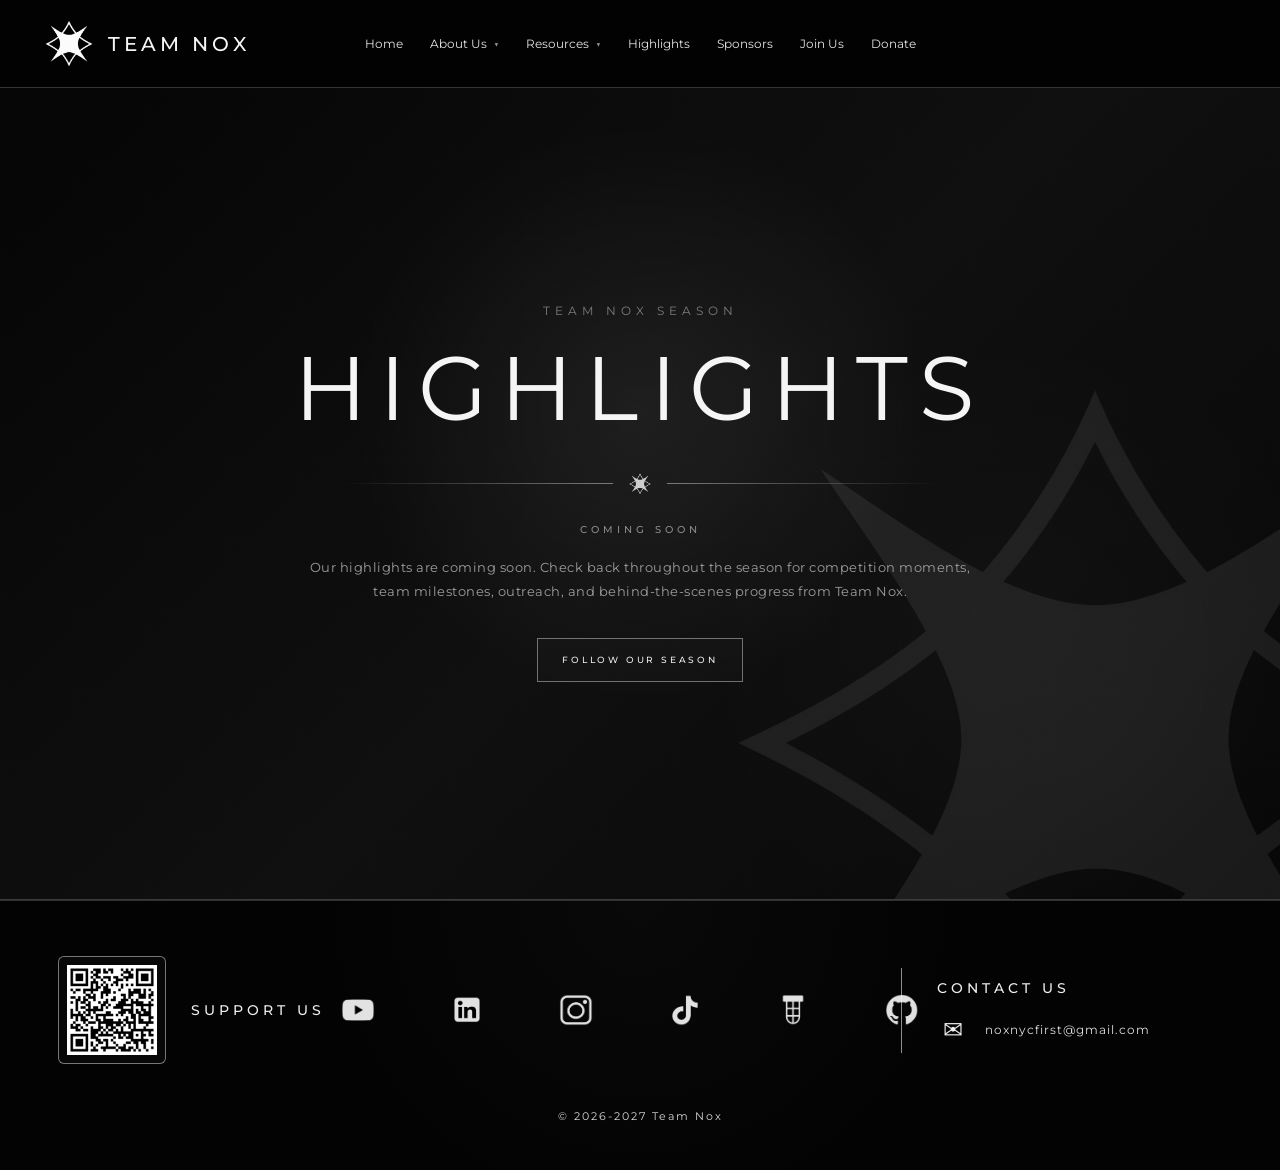
<file: Highlights/highlights.html>
<!DOCTYPE html>
<html lang="en">

<head>

  <link
  rel="icon"
  type="image/png"
  href="../image/Nox Transparent Logo.png"
>

  <meta charset="UTF-8">

  <meta
    name="viewport"
    content="width=device-width, initial-scale=1.0"
  >

  <title>Highlights | Team Nox</title>

  <link rel="preconnect" href="https://fonts.googleapis.com">

  <link
    rel="preconnect"
    href="https://fonts.gstatic.com"
    crossorigin
  >

  <link
    href="https://fonts.googleapis.com/css2?family=Montserrat:wght@300;400;500;600&display=swap"
    rel="stylesheet"
  >

  <link
    rel="stylesheet"
    href="../style.css"
  >

  <link
    rel="stylesheet"
    href="./highlights.css"
  >
</head>


<body>


  <!-- =====================================================
       NAVBAR
  ====================================================== -->

  <header class="navbar">

    <a
      href="../index.html"
      class="brand"
    >

      <img
        src="../image/Nox Transparent Logo.png"
        alt="Team Nox Logo"
        class="nav-logo"
      >

      <span class="brand-name">
        TEAM NOX
      </span>

    </a>


    <nav class="nav-links">

      <a href="../index.html">
        Home
      </a>


      <div class="nav-dropdown">

        <button
          class="dropdown-button"
          type="button"
        >
          About Us
          <span class="arrow">▼</span>
        </button>


        <div class="dropdown-menu">

          <a href="../About Us/founders.html">
            Meet the Founders
          </a>

          <a href="../About Us/mentors.html">
            Meet the Mentors
          </a>

          <a href="../About Us/story.html">
            Our Story
          </a>

          <a href="../About Us/programs.html">
            Our Programs
          </a>

          <a href="../About Us/divisions.html">
            Divisions
          </a>

        </div>

      </div>


      <div class="nav-dropdown">

        <button
          class="dropdown-button"
          type="button"
        >
          Resources
          <span class="arrow">▼</span>
        </button>


        <div class="dropdown-menu">

          <a href="../Resources/calendar.html">
            Calendar
          </a>

          <a href="../Resources/sponsor-packet.html">
            Sponsor Packet
          </a>

          <a href="../Resources/team-documents.html">
            Team Documents
          </a>

        </div>

      </div>


      <a href="./highlights.html">
  Highlights
</a>


      <a href="../Sponsor/sponsor.html">
        Sponsors
      </a>


      <a
        href="https://forms.gle/ervGAU6oZejsxP3p8"
        target="_blank"
        rel="noopener noreferrer"
      >
        Join Us
      </a>


      <a
  href="https://hcb.hackclub.com/donations/start/nox"
  target="_blank"
  rel="noopener noreferrer"
>
  Donate
</a>

    </nav>


    <div class="nav-spacer"></div>

  </header>



  <!-- =====================================================
       HIGHLIGHTS
  ====================================================== -->

  <main class="highlights-page">


    <div class="highlights-grid"></div>


    <img
      src="../image/Nox Transparent Logo.png"
      alt=""
      class="highlights-watermark"
    >


    <section class="highlights-content">


      <span class="highlights-eyebrow">
        TEAM NOX SEASON
      </span>


      <h1>
        HIGHLIGHTS
      </h1>


      <div class="highlights-divider">

        <span></span>

        <img
          src="../image/Nox Transparent Logo.png"
          alt=""
        >

        <span></span>

      </div>


      <span class="highlights-status">
        COMING SOON
      </span>


      <p>
        Our highlights are coming soon. Check back throughout
        the season for competition moments, team milestones,
        outreach, and behind-the-scenes progress from Team Nox.
      </p>


      <a
        href="https://www.instagram.com/nox11702"
        target="_blank"
        rel="noopener noreferrer"
        class="highlights-button"
      >
        FOLLOW OUR SEASON
      </a>


    </section>


  </main>



  <!-- =====================================================
       FOOTER
  ====================================================== -->

  <footer class="site-footer">


    <div class="footer-main">


      <div class="footer-support">

        <div class="footer-qr">

          <img
            src="../image/SupportQR.png"
            alt="Support Team Nox QR Code"
          >

        </div>

        <span>
          SUPPORT US
        </span>

      </div>



      <div class="footer-socials">

        <a
          href="https://www.youtube.com/@Nox11702"
          target="_blank"
          rel="noopener noreferrer"
          aria-label="YouTube"
        >
          <img
            src="../image/Youtube.png"
            alt="YouTube"
          >
        </a>


        <a
          href="https://www.linkedin.com/company/team-nox/"
          target="_blank"
          rel="noopener noreferrer"
          aria-label="LinkedIn"
        >
          <img
            src="../image/Linkedin.png"
            alt="LinkedIn"
          >
        </a>


        <a
          href="https://www.instagram.com/nox11702"
          target="_blank"
          rel="noopener noreferrer"
          aria-label="Instagram"
        >
          <img
            src="../image/Instagram.png"
            alt="Instagram"
          >
        </a>


        <a
          href="https://www.tiktok.com/@teamnox11702"
          target="_blank"
          rel="noopener noreferrer"
          aria-label="TikTok"
        >
          <img
            src="../image/TikTok.png"
            alt="TikTok"
          >
        </a>


        <a
          href="https://www.thebluealliance.com/"
          target="_blank"
          rel="noopener noreferrer"
          aria-label="The Blue Alliance"
        >
          <img
            src="../image/TBA.png"
            alt="The Blue Alliance"
          >
        </a>


        <a
          href="https://github.com/Nox11702"
          target="_blank"
          rel="noopener noreferrer"
          aria-label="GitHub"
        >
          <img
            src="../image/Github.png"
            alt="GitHub"
          >
        </a>

      </div>



      <div class="footer-contact">

        <div class="footer-contact-line"></div>


        <div class="footer-contact-content">

          <h3>
            CONTACT US
          </h3>


          <a
            href="https://mail.google.com/mail/?view=cm&fs=1&to=noxnycfirst@gmail.com"
            target="_blank"
            rel="noopener noreferrer"
          >

            <span class="footer-mail-icon">
              ✉
            </span>

            <span>
              noxnycfirst@gmail.com
            </span>

          </a>

        </div>

      </div>


    </div>


    <div class="footer-copyright">
      © 2026-2027 Team Nox
    </div>


  </footer>


  <script src="../script.js"></script>


</body>

</html>
</file>
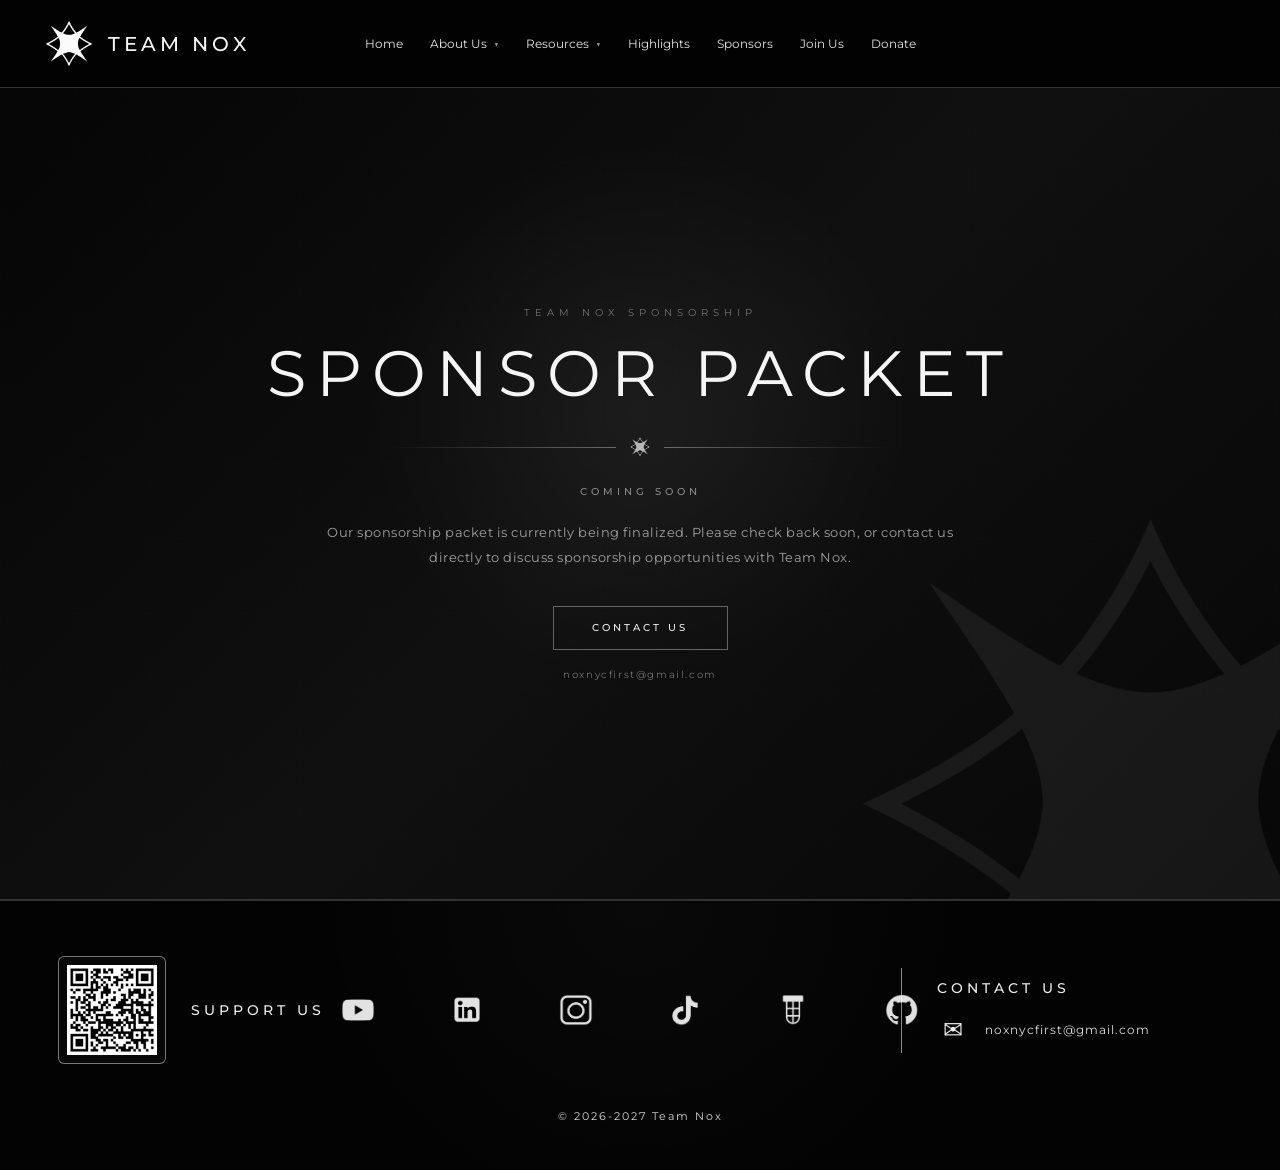
<file: Resources/sponsor-packet.html>
<!DOCTYPE html>
<html lang="en">

<head>

  <link
  rel="icon"
  type="image/png"
  href="../image/Nox Transparent Logo.png"
>

  <meta charset="UTF-8">

  <meta
    name="viewport"
    content="width=device-width, initial-scale=1.0"
  >

  <title>Sponsor Packet | Team Nox</title>

  <link
    href="https://fonts.googleapis.com/css2?family=Montserrat:wght@300;400;500;600&display=swap"
    rel="stylesheet"
  >

  <!-- GLOBAL WEBSITE CSS -->
  <link
    rel="stylesheet"
    href="../style.css"
  >

  <!-- PAGE CSS -->
  <link
    rel="stylesheet"
    href="sponsor-packet.css"
  >
</head>


<body>


  <!-- =====================================================
       NAVBAR
  ====================================================== -->

  <nav class="navbar">

    <a
      href="../index.html"
      class="brand"
    >

      <img
        src="../image/Nox Transparent Logo.png"
        alt="Team Nox"
        class="nav-logo"
      >

      <span class="brand-name">
        TEAM NOX
      </span>

    </a>


    <div class="nav-links">

      <a href="../index.html">
        Home
      </a>


      <!-- ABOUT US -->

      <div class="nav-dropdown">

        <button class="dropdown-button">
          About Us
          <span class="arrow">▼</span>
        </button>


        <div class="dropdown-menu">

          <a href="../About Us/founders.html">
            Meet the Founders
          </a>

          <a href="../About Us/mentors.html">
            Meet the Mentors
          </a>

          <a href="../About Us/story.html">
            Our Story
          </a>

          <a href="../About Us/programs.html">
            Our Programs
          </a>

          <a href="../About Us/divisions.html">
            Divisions
          </a>

        </div>

      </div>


      <!-- RESOURCES -->

      <div class="nav-dropdown">

  <button class="dropdown-button">
    Resources
    <span class="arrow">▼</span>
  </button>

  <div class="dropdown-menu">

    <a href="../Resources/calendar.html">
      Calendar
    </a>

    <a href="sponsor-packet.html">
      Sponsor Packet
    </a>

    <a href="../Resources/team-documents.html">
  Team Documents
</a>

  </div>

</div>


      <a href="../Highlights/highlights.html">
  Highlights
</a>


      <a href="sponsor.html">
        Sponsors
      </a>


      <a
        href="https://forms.gle/ervGAU6oZejsxP3p8"
        target="_blank"
        rel="noopener noreferrer"
      >
        Join Us
      </a>


      <a
  href="https://hcb.hackclub.com/donations/start/nox"
  target="_blank"
  rel="noopener noreferrer"
>
  Donate
</a>

    </div>


    <div class="nav-spacer"></div>

  </nav>



  <!-- =====================================================
       SPONSOR PACKET PLACEHOLDER
  ====================================================== -->

  <main class="packet-page">


    <div class="packet-grid"></div>


    <img
      src="../image/Nox Transparent Logo.png"
      alt=""
      class="packet-watermark"
    >


    <section class="packet-content">


      <span class="packet-eyebrow">
        TEAM NOX SPONSORSHIP
      </span>


      <h1>
        SPONSOR PACKET
      </h1>


      <div class="packet-divider">

        <span></span>

        <img
          src="../image/Nox Transparent Logo.png"
          alt=""
        >

        <span></span>

      </div>


      <span class="packet-status">
        COMING SOON
      </span>


      <p>
        Our sponsorship packet is currently being finalized.
        Please check back soon, or contact us directly to discuss
        sponsorship opportunities with Team Nox.
      </p>


      <!-- =================================================
           GMAIL CONTACT BUTTON
      ================================================== -->

      <a
        href="https://mail.google.com/mail/?view=cm&fs=1&to=noxnycfirst@gmail.com&su=Team%20Nox%20Sponsorship%20Inquiry"
        target="_blank"
        rel="noopener noreferrer"
        class="packet-contact"
      >
        CONTACT US
      </a>


      <!-- =================================================
           GMAIL EMAIL LINK
      ================================================== -->

      <a
        href="https://mail.google.com/mail/?view=cm&fs=1&to=noxnycfirst@gmail.com&su=Team%20Nox%20Sponsorship%20Inquiry"
        target="_blank"
        rel="noopener noreferrer"
        class="packet-email"
      >
        noxnycfirst@gmail.com
      </a>


    </section>


  </main>



  <!-- =====================================================
       FOOTER
  ====================================================== -->

  <footer class="site-footer">


    <div class="footer-main">


      <!-- SUPPORT -->

      <div class="footer-support">


        <div class="footer-qr">

          <img
            src="../image/SupportQR.png"
            alt="Support Team Nox QR Code"
          >

        </div>


        <span>
          SUPPORT US
        </span>


      </div>



      <!-- SOCIALS -->

      <div class="footer-socials">


        <a
          href="https://www.youtube.com/@Nox11702"
          target="_blank"
          rel="noopener noreferrer"
          aria-label="YouTube"
        >

          <img
            src="../image/Youtube.png"
            alt="YouTube"
          >

        </a>


        <a
          href="https://www.linkedin.com/company/team-nox/"
          target="_blank"
          rel="noopener noreferrer"
          aria-label="LinkedIn"
        >

          <img
            src="../image/Linkedin.png"
            alt="LinkedIn"
          >

        </a>


        <a
          href="https://www.instagram.com/nox11702"
          target="_blank"
          rel="noopener noreferrer"
          aria-label="Instagram"
        >

          <img
            src="../image/Instagram.png"
            alt="Instagram"
          >

        </a>


        <a
          href="https://www.tiktok.com/@teamnox11702"
          target="_blank"
          rel="noopener noreferrer"
          aria-label="TikTok"
        >

          <img
            src="../image/TikTok.png"
            alt="TikTok"
          >

        </a>


        <a
          href="https://www.thebluealliance.com/"
          target="_blank"
          rel="noopener noreferrer"
          aria-label="The Blue Alliance"
        >

          <img
            src="../image/TBA.png"
            alt="The Blue Alliance"
          >

        </a>


        <a
          href="https://github.com/Nox11702"
          target="_blank"
          rel="noopener noreferrer"
          aria-label="GitHub"
        >

          <img
            src="../image/Github.png"
            alt="GitHub"
          >

        </a>


      </div>



      <!-- CONTACT -->

      <div class="footer-contact">


        <div class="footer-contact-line"></div>


        <div class="footer-contact-content">

          <h3>
            CONTACT US
          </h3>


          <a
            href="https://mail.google.com/mail/?view=cm&fs=1&to=noxnycfirst@gmail.com"
            target="_blank"
            rel="noopener noreferrer"
          >

            <span class="footer-mail-icon">
              ✉
            </span>

            <span>
              noxnycfirst@gmail.com
            </span>

          </a>

        </div>


      </div>


    </div>



    <div class="footer-copyright">
      © 2026-2027 Team Nox
    </div>


  </footer>



  <!-- GLOBAL WEBSITE JS -->

  <script src="../script.js"></script>


</body>

</html>
</file>
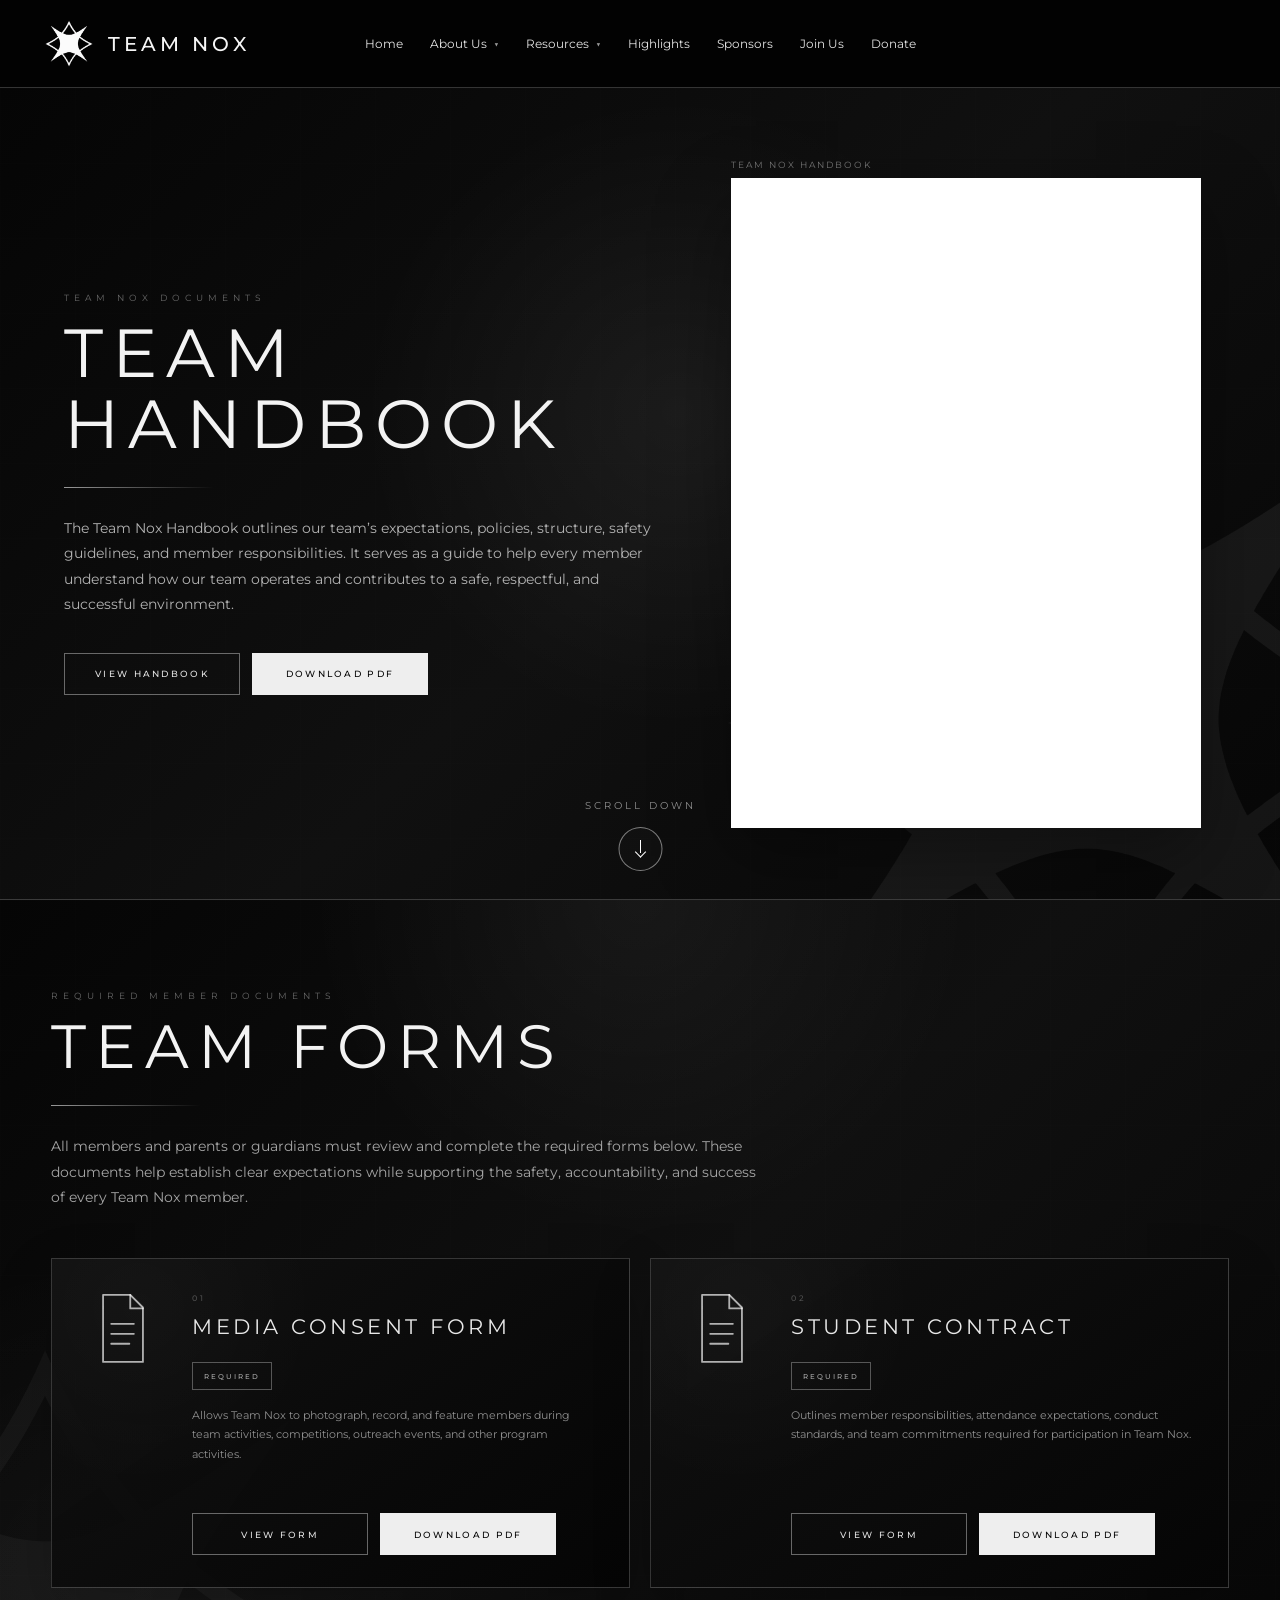
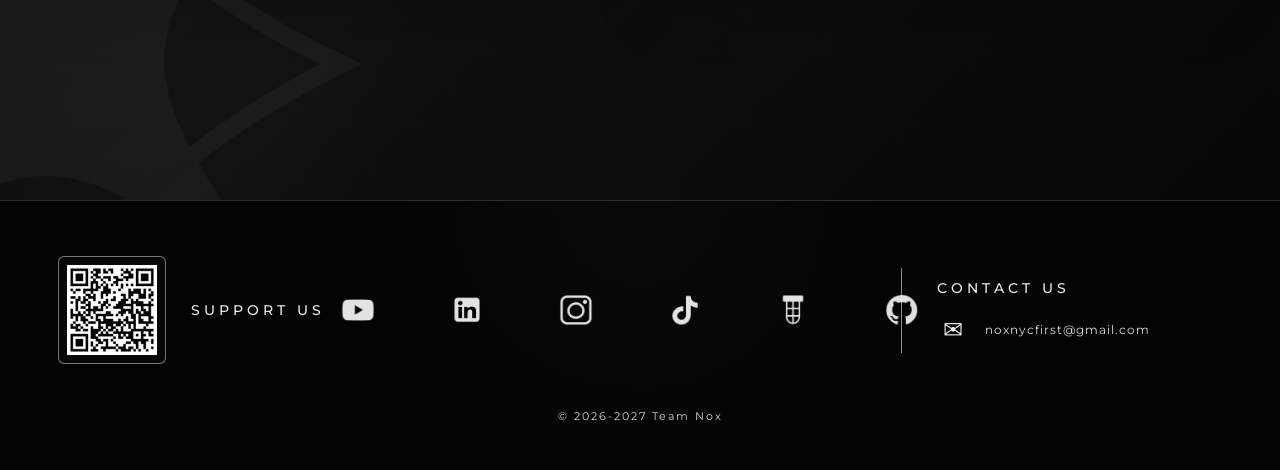
<file: Resources/team-documents.html>
<!DOCTYPE html>
<html lang="en">

<head>

  <link
  rel="icon"
  type="image/png"
  href="../image/Nox Transparent Logo.png"
>

  <meta charset="UTF-8">

  <meta
    name="viewport"
    content="width=device-width, initial-scale=1.0"
  >

  <title>Team Documents | Team Nox</title>

  <!-- FONT -->
  <link rel="preconnect" href="https://fonts.googleapis.com">

  <link
    rel="preconnect"
    href="https://fonts.gstatic.com"
    crossorigin
  >

  <link
    href="https://fonts.googleapis.com/css2?family=Montserrat:wght@300;400;500;600&display=swap"
    rel="stylesheet"
  >

  <!-- GLOBAL CSS -->
  <link
    rel="stylesheet"
    href="../style.css"
  >

  <!-- PAGE CSS -->
  <link
    rel="stylesheet"
    href="./team-documents.css"
  >
</head>


<body>


  <!-- =====================================================
       NAVBAR
  ====================================================== -->

  <header class="navbar">

    <!-- BRAND -->

    <a
      href="../index.html"
      class="brand"
    >

      <img
        src="../image/Nox Transparent Logo.png"
        alt="Team Nox Logo"
        class="nav-logo"
      >

      <span class="brand-name">
        TEAM NOX
      </span>

    </a>


    <!-- NAVIGATION -->

    <nav class="nav-links">

      <a href="../index.html">
        Home
      </a>


      <!-- ABOUT US -->

      <div class="nav-dropdown">

        <button
          class="dropdown-button"
          type="button"
        >
          About Us
          <span class="arrow">▼</span>
        </button>


        <div class="dropdown-menu">

          <a href="../About Us/founders.html">
            Meet the Founders
          </a>

          <a href="../About Us/mentors.html">
            Meet the Mentors
          </a>

          <a href="../About Us/story.html">
            Our Story
          </a>

          <a href="../About Us/programs.html">
            Our Programs
          </a>

          <a href="../About Us/divisions.html">
            Divisions
          </a>

        </div>

      </div>


      <!-- RESOURCES -->

      <div class="nav-dropdown">

        <button
          class="dropdown-button"
          type="button"
        >
          Resources
          <span class="arrow">▼</span>
        </button>


        <div class="dropdown-menu">

          <a href="./calendar.html">
            Calendar
          </a>

          <a href="./sponsor-packet.html">
            Sponsor Packet
          </a>

          <a href="./team-documents.html">
            Team Documents
          </a>

        </div>

      </div>


      <a href="../Highlights/highlights.html">
  Highlights
</a>

      <a href="../Sponsor/sponsor.html">
        Sponsors
      </a>

      <a
        href="https://forms.gle/ervGAU6oZejsxP3p8"
        target="_blank"
        rel="noopener noreferrer"
      >
        Join Us
      </a>

      <a
  href="https://hcb.hackclub.com/donations/start/nox"
  target="_blank"
  rel="noopener noreferrer"
>
  Donate
</a>

    </nav>


    <div class="nav-spacer"></div>

  </header>



  <!-- =====================================================
       MAIN
  ====================================================== -->

  <main class="documents-page">


    <!-- ===================================================
         SECTION 1 — TEAM HANDBOOK
    ==================================================== -->

    <section
      class="handbook-section"
      id="handbook"
    >

      <!-- GRID -->

      <div class="technical-grid"></div>


      <!-- WATERMARK -->

      <img
        src="../image/Nox Transparent Logo.png"
        alt=""
        class="handbook-watermark"
      >


      <!-- CONTENT -->

      <div class="handbook-content">


        <!-- LEFT -->

        <div class="handbook-copy">

          <span class="section-eyebrow">
            TEAM NOX DOCUMENTS
          </span>


          <h1>
            TEAM
            <br>
            HANDBOOK
          </h1>


          <div class="section-divider"></div>


          <p>
            The Team Nox Handbook outlines our team’s expectations,
            policies, structure, safety guidelines, and member
            responsibilities. It serves as a guide to help every member
            understand how our team operates and contributes to a safe,
            respectful, and successful environment.
          </p>


          <div class="handbook-actions">

            <a
              href="../PDF/Team Handbook.pdf"
              target="_blank"
              rel="noopener noreferrer"
              class="document-button document-button-outline"
            >
              VIEW HANDBOOK
            </a>


            <a
              href="../PDF/Team Handbook.pdf"
              download
              class="document-button document-button-solid"
            >
              DOWNLOAD PDF
            </a>

          </div>

        </div>



        <!-- RIGHT / PDF -->

        <div class="handbook-preview">

          <span class="pdf-label">
            TEAM NOX HANDBOOK
          </span>


          <iframe
            src="../PDF/Team Handbook.pdf#toolbar=0&navpanes=0&scrollbar=1"
            title="Team Nox Handbook PDF"
          ></iframe>

        </div>


      </div>



      <!-- =================================================
           SCROLL
           SAME STYLE AS MENTORS PAGE
      ================================================== -->

      <a
        href="#forms"
        class="documents-scroll"
      >

        <span class="documents-scroll-text">
          SCROLL DOWN
        </span>

        <span class="documents-scroll-arrow"></span>

      </a>


    </section>



    <!-- ===================================================
         SECTION 2 — TEAM FORMS
    ==================================================== -->

    <section
      class="forms-section"
      id="forms"
    >

      <!-- GRID -->

      <div class="technical-grid"></div>


      <!-- WATERMARK -->

      <img
        src="../image/Nox Transparent Logo.png"
        alt=""
        class="forms-watermark"
      >


      <div class="forms-wrapper">


        <!-- HEADING -->

        <header class="forms-heading">

          <span class="section-eyebrow">
            REQUIRED MEMBER DOCUMENTS
          </span>


          <h2>
            TEAM FORMS
          </h2>


          <div class="section-divider"></div>


          <p>
            All members and parents or guardians must review and
            complete the required forms below. These documents help
            establish clear expectations while supporting the safety,
            accountability, and success of every Team Nox member.
          </p>

        </header>



        <!-- FORMS -->

        <div class="forms-grid">


          <!-- =============================================
               MEDIA CONSENT
          ============================================== -->

          <article class="form-card">

            <div class="form-card-content">

              <!-- ICON -->

              <div class="document-icon">

                <svg
                  viewBox="0 0 64 78"
                  xmlns="http://www.w3.org/2000/svg"
                  aria-hidden="true"
                >
                  <path d="M10 2H40L54 16V76H10V2Z" />
                  <path d="M40 2V17H54" />
                  <path d="M19 34H44" />
                  <path d="M19 45H44" />
                  <path d="M19 56H39" />
                </svg>

              </div>


              <!-- INFO -->

              <div class="form-info">

                <span class="form-number">
                  01
                </span>


                <h3>
                  MEDIA CONSENT FORM
                </h3>


                <span class="required-tag">
                  REQUIRED
                </span>


                <p>
                  Allows Team Nox to photograph, record, and feature
                  members during team activities, competitions,
                  outreach events, and other program activities.
                </p>

              </div>

            </div>


            <!-- BUTTONS -->

            <div class="form-actions">

              <a
                href="../PDF/Media Consent.pdf"
                target="_blank"
                rel="noopener noreferrer"
                class="document-button document-button-outline"
              >
                VIEW FORM
              </a>


              <a
                href="../PDF/Media Consent.pdf"
                download
                class="document-button document-button-solid"
              >
                DOWNLOAD PDF
              </a>

            </div>

          </article>



          <!-- =============================================
               STUDENT CONTRACT
          ============================================== -->

          <article class="form-card">

            <div class="form-card-content">

              <!-- ICON -->

              <div class="document-icon">

                <svg
                  viewBox="0 0 64 78"
                  xmlns="http://www.w3.org/2000/svg"
                  aria-hidden="true"
                >
                  <path d="M10 2H40L54 16V76H10V2Z" />
                  <path d="M40 2V17H54" />
                  <path d="M19 34H44" />
                  <path d="M19 45H44" />
                  <path d="M19 56H39" />
                </svg>

              </div>


              <!-- INFO -->

              <div class="form-info">

                <span class="form-number">
                  02
                </span>


                <h3>
                  STUDENT CONTRACT
                </h3>


                <span class="required-tag">
                  REQUIRED
                </span>


                <p>
                  Outlines member responsibilities, attendance
                  expectations, conduct standards, and team commitments
                  required for participation in Team Nox.
                </p>

              </div>

            </div>


            <!-- BUTTONS -->

            <div class="form-actions">

              <a
                href="../PDF/Student Contract.pdf"
                target="_blank"
                rel="noopener noreferrer"
                class="document-button document-button-outline"
              >
                VIEW FORM
              </a>


              <a
                href="../PDF/Student Contract.pdf"
                download
                class="document-button document-button-solid"
              >
                DOWNLOAD PDF
              </a>

            </div>

          </article>


        </div>


      </div>


    </section>


  </main>



  <!-- =====================================================
       FOOTER
  ====================================================== -->

  <footer class="site-footer">

    <div class="footer-main">


      <!-- SUPPORT -->

      <div class="footer-support">

        <div class="footer-qr">

          <img
            src="../image/SupportQR.png"
            alt="Support Team Nox QR Code"
          >

        </div>

        <span>
          SUPPORT US
        </span>

      </div>



      <!-- SOCIALS -->

      <div class="footer-socials">

        <a
          href="https://www.youtube.com/@Nox11702"
          target="_blank"
          rel="noopener noreferrer"
          aria-label="YouTube"
        >
          <img
            src="../image/Youtube.png"
            alt="YouTube"
          >
        </a>


        <a
          href="https://www.linkedin.com/company/team-nox/"
          target="_blank"
          rel="noopener noreferrer"
          aria-label="LinkedIn"
        >
          <img
            src="../image/Linkedin.png"
            alt="LinkedIn"
          >
        </a>


        <a
          href="https://www.instagram.com/nox11702"
          target="_blank"
          rel="noopener noreferrer"
          aria-label="Instagram"
        >
          <img
            src="../image/Instagram.png"
            alt="Instagram"
          >
        </a>


        <a
          href="https://www.tiktok.com/@teamnox11702"
          target="_blank"
          rel="noopener noreferrer"
          aria-label="TikTok"
        >
          <img
            src="../image/TikTok.png"
            alt="TikTok"
          >
        </a>


        <a
          href="https://www.thebluealliance.com/"
          target="_blank"
          rel="noopener noreferrer"
          aria-label="The Blue Alliance"
        >
          <img
            src="../image/TBA.png"
            alt="The Blue Alliance"
          >
        </a>


        <a
          href="https://github.com/Nox11702"
          target="_blank"
          rel="noopener noreferrer"
          aria-label="GitHub"
        >
          <img
            src="../image/Github.png"
            alt="GitHub"
          >
        </a>

      </div>



      <!-- CONTACT -->

      <div class="footer-contact">

        <div class="footer-contact-line"></div>


        <div class="footer-contact-content">

          <h3>
            CONTACT US
          </h3>


          <a
            href="https://mail.google.com/mail/?view=cm&fs=1&to=noxnycfirst@gmail.com"
            target="_blank"
            rel="noopener noreferrer"
          >

            <span class="footer-mail-icon">
              ✉
            </span>

            <span>
              noxnycfirst@gmail.com
            </span>

          </a>

        </div>

      </div>


    </div>


    <div class="footer-copyright">
      © 2026-2027 Team Nox
    </div>

  </footer>



  <!-- GLOBAL SCRIPT -->

  <script src="../script.js"></script>


</body>

</html>
</file>
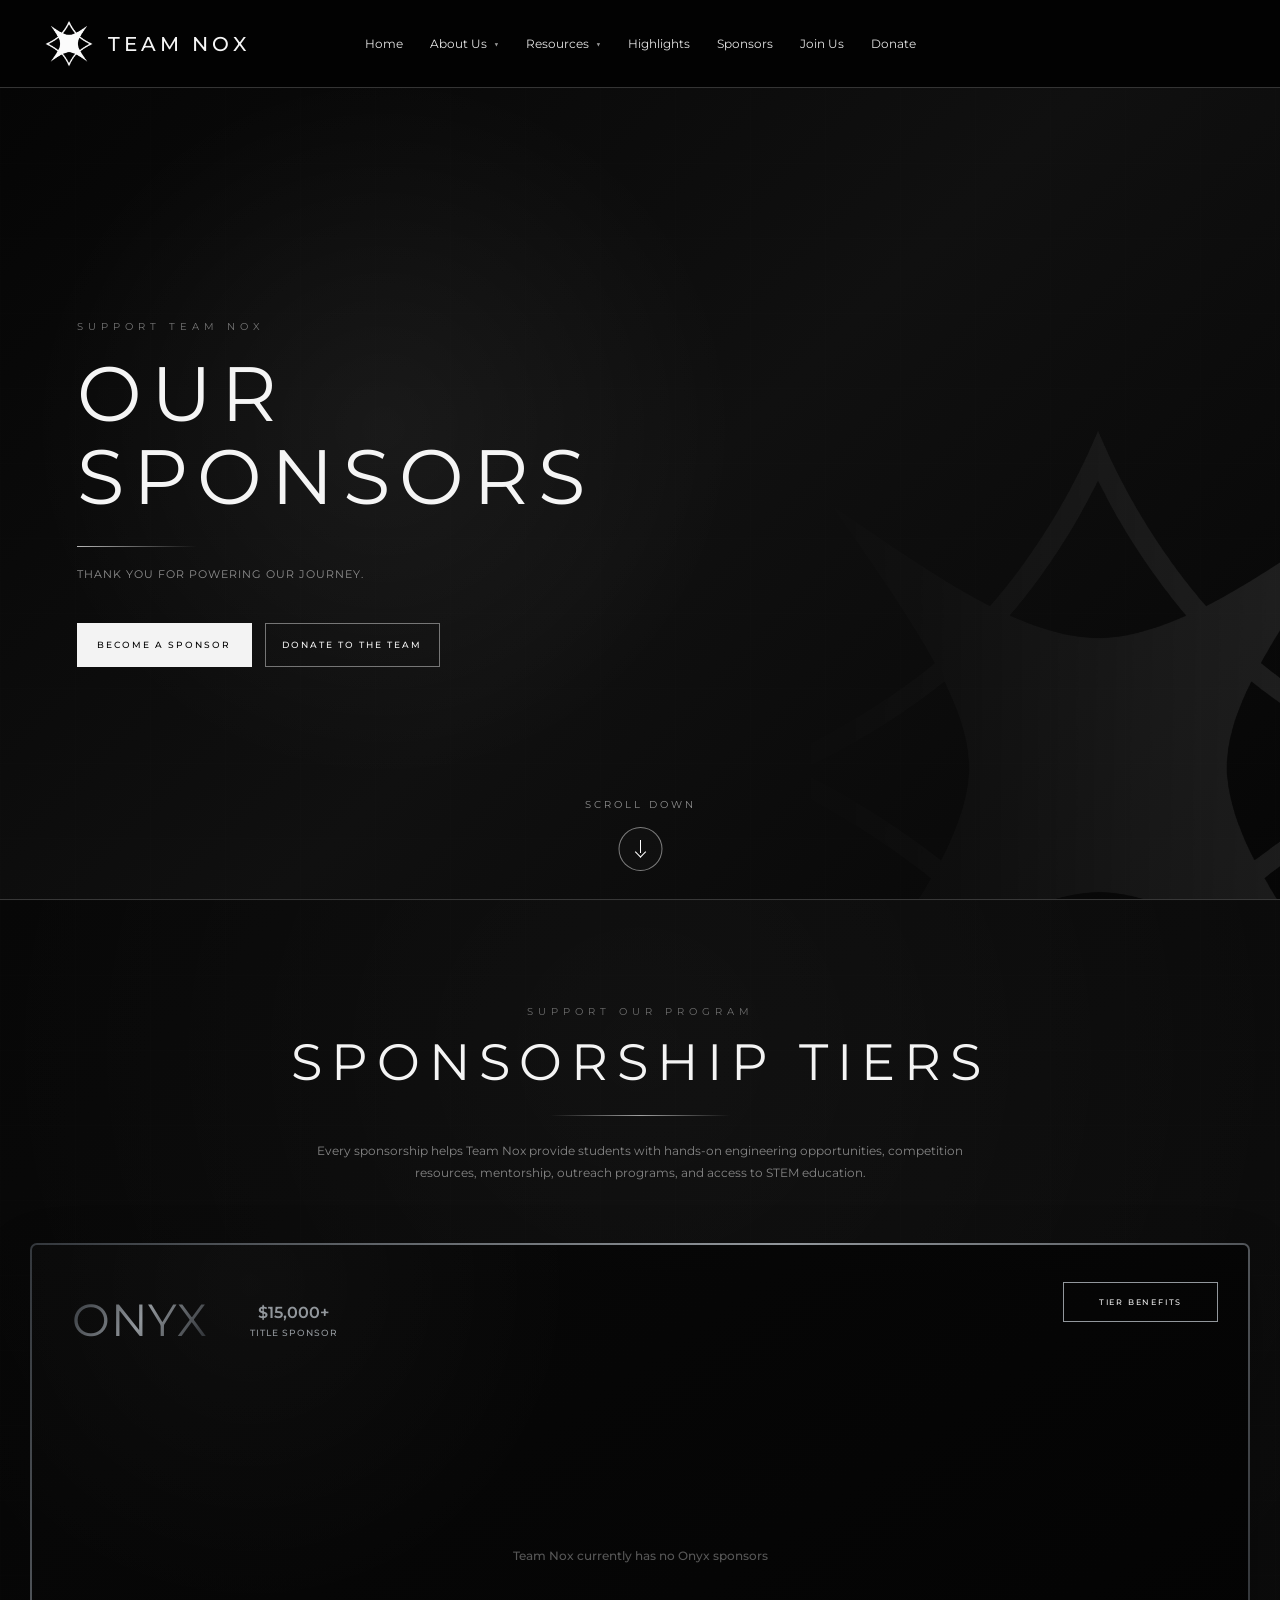
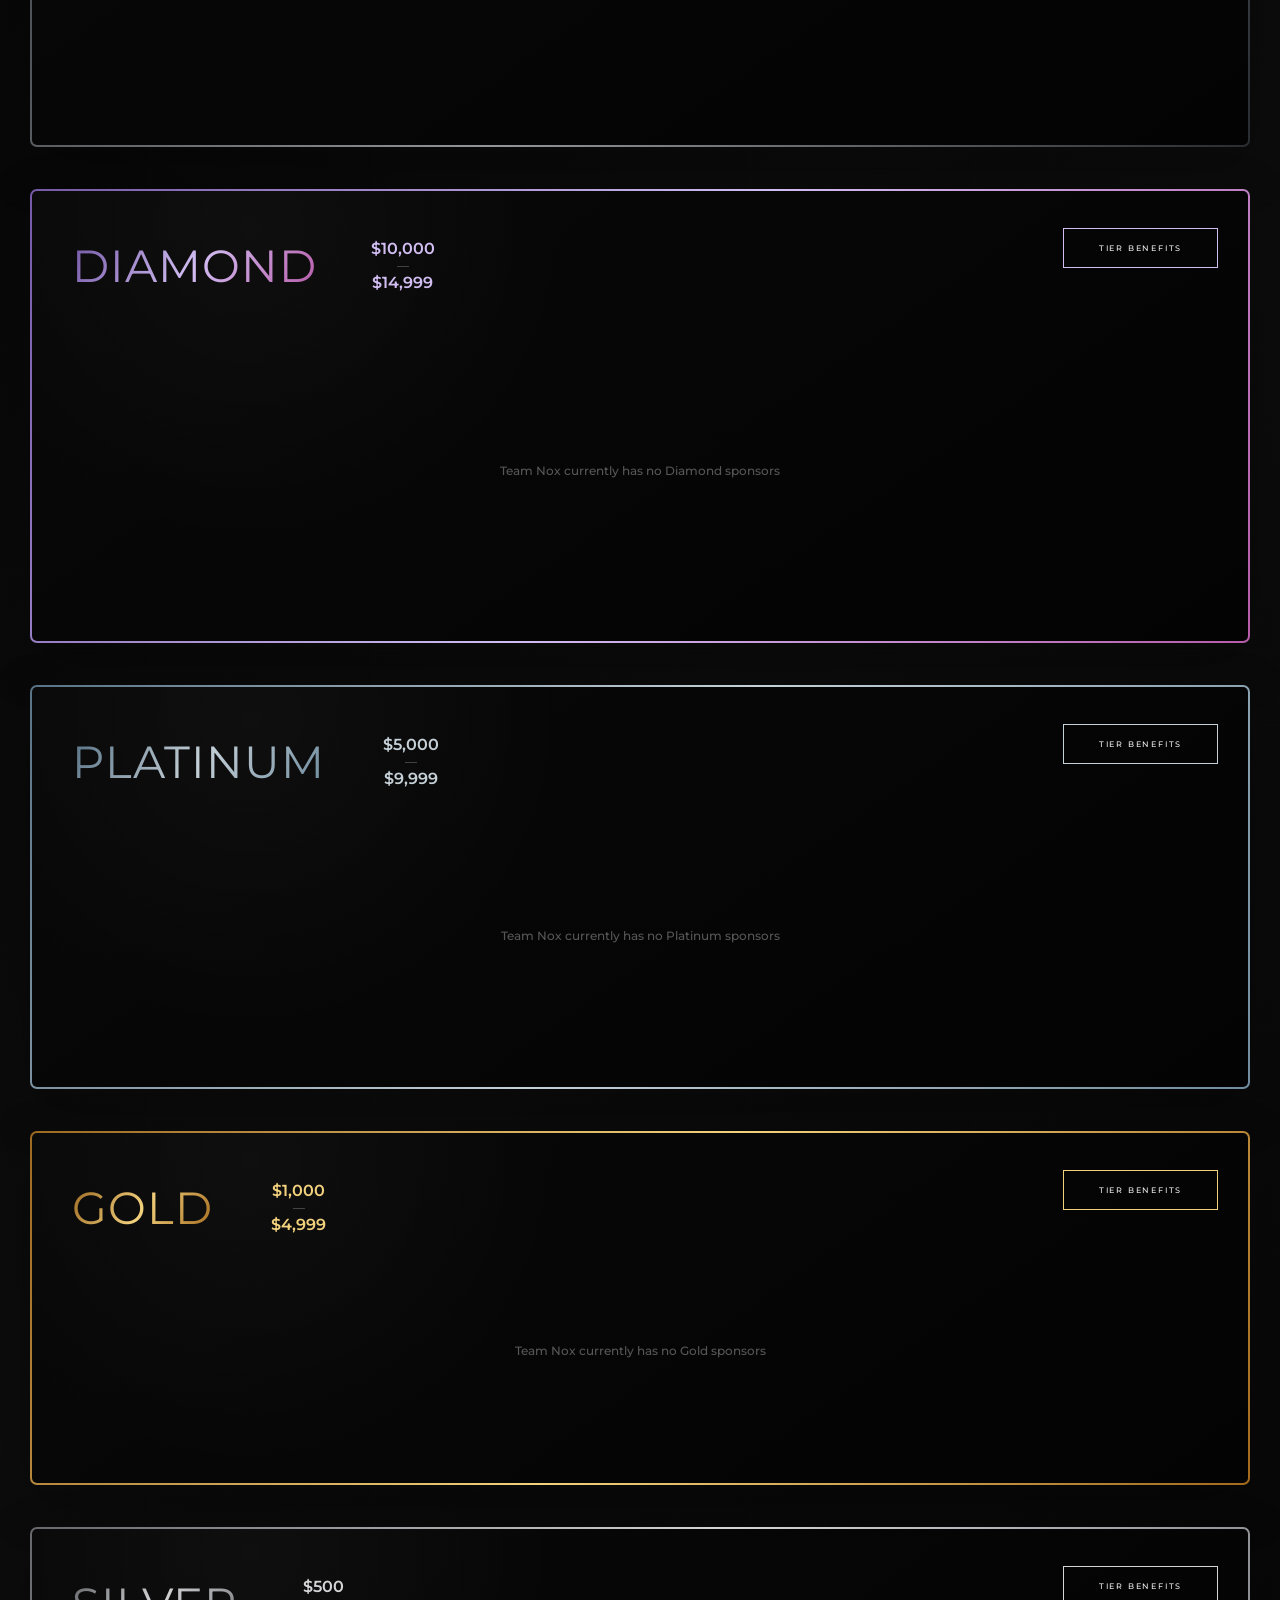
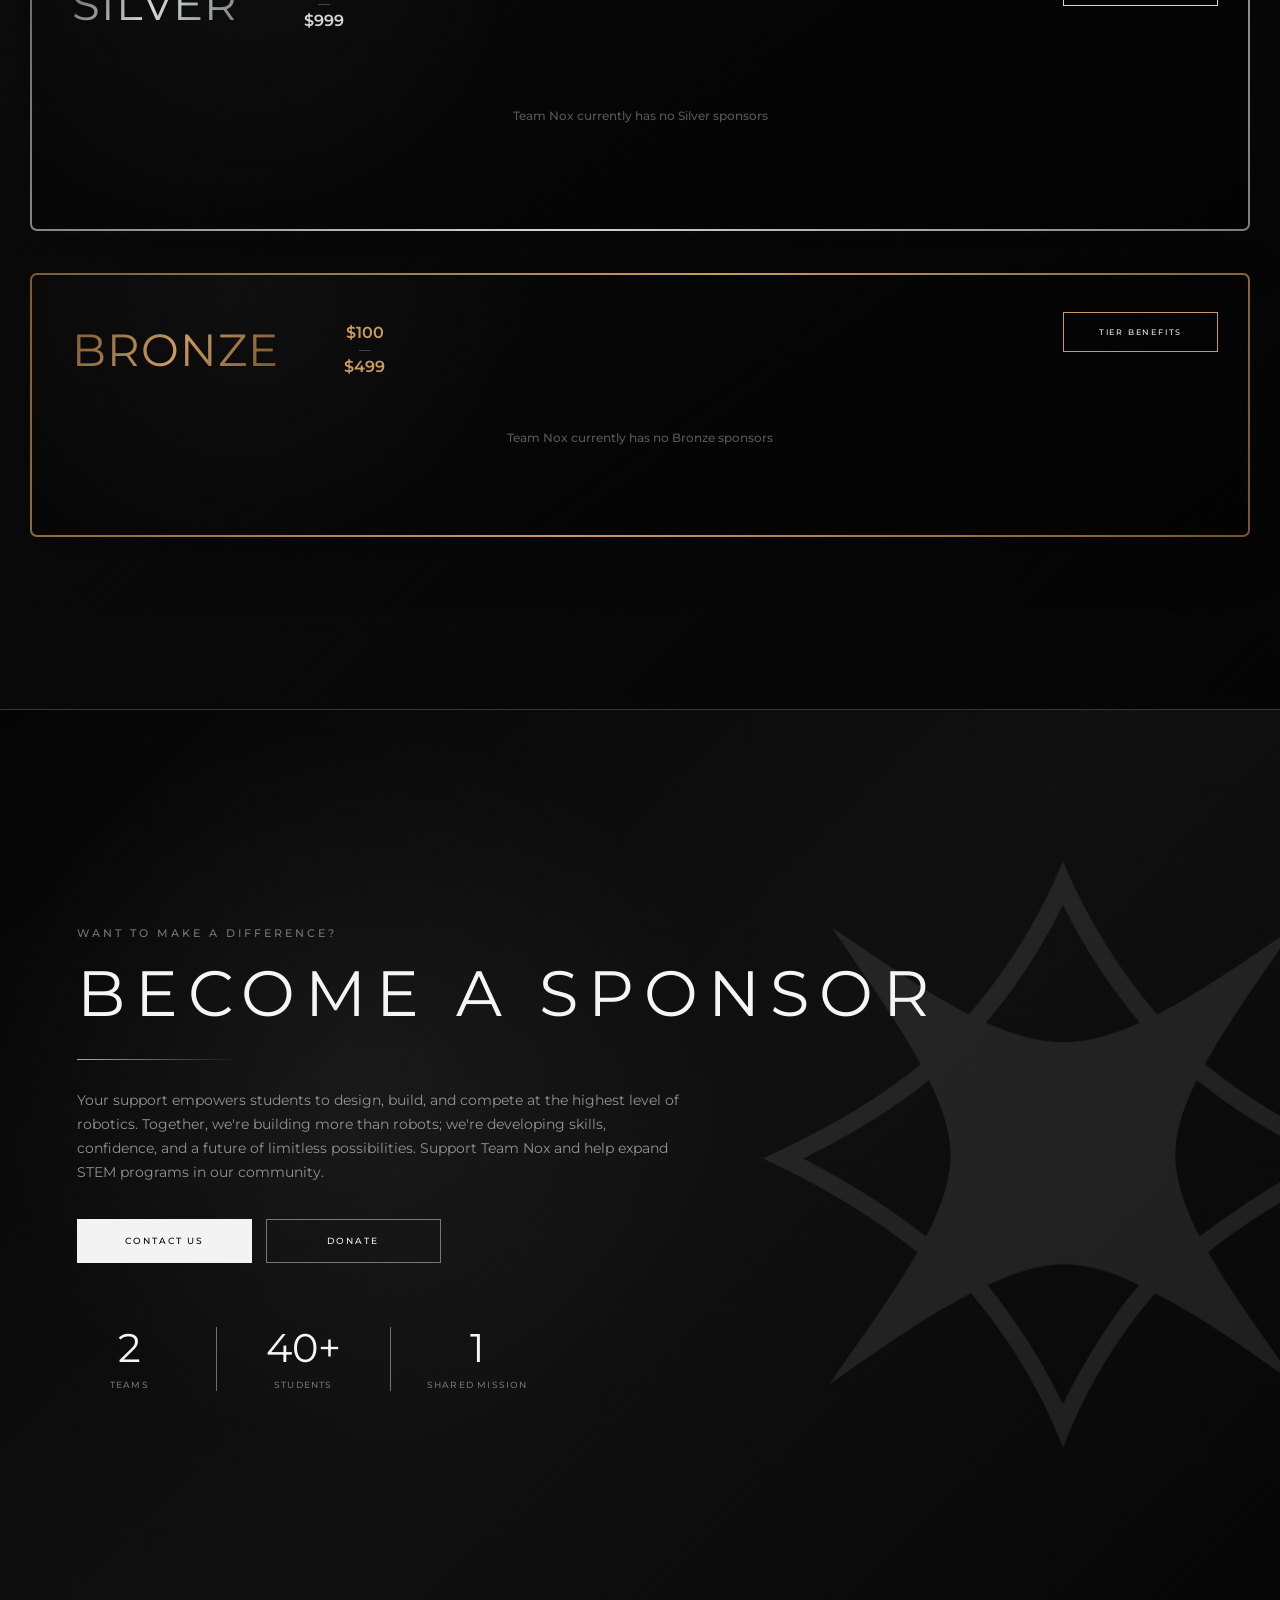
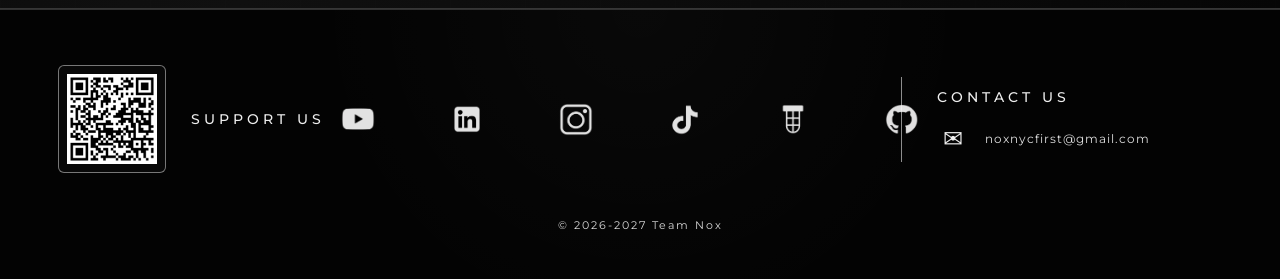
<file: Sponsor/sponsor.html>
<!DOCTYPE html>
<html lang="en">

<head>
 
  <link
  rel="icon"
  type="image/png"
  href="../image/Nox Transparent Logo.png"
>
  <meta charset="UTF-8">

  <meta
    name="viewport"
    content="width=device-width, initial-scale=1.0"
  >

  <title>Sponsors | Team Nox</title>

  <!-- FONT -->
  <link rel="preconnect" href="https://fonts.googleapis.com">

  <link
    rel="preconnect"
    href="https://fonts.gstatic.com"
    crossorigin
  >

  <link
    href="https://fonts.googleapis.com/css2?family=Montserrat:wght@300;400;500;600&display=swap"
    rel="stylesheet"
  >

  <!-- GLOBAL CSS -->
  <link
    rel="stylesheet"
    href="../style.css"
  >

  <!-- PAGE CSS -->
  <link
    rel="stylesheet"
    href="./sponsor.css"
  >
</head>


<body>


  <!-- =====================================================
       NAVBAR
  ====================================================== -->

  <header class="navbar">

    <a
      href="../index.html"
      class="brand"
    >

      <img
        src="../image/Nox Transparent Logo.png"
        alt="Team Nox Logo"
        class="nav-logo"
      >

      <span class="brand-name">
        TEAM NOX
      </span>

    </a>


    <nav class="nav-links">

      <a href="../index.html">
        Home
      </a>


      <!-- ABOUT US -->

      <div class="nav-dropdown">

        <button
          class="dropdown-button"
          type="button"
        >
          About Us

          <span class="arrow">
            ▼
          </span>
        </button>


        <div class="dropdown-menu">

          <a href="../About Us/founders.html">
            Meet the Founders
          </a>

          <a href="../About Us/mentors.html">
            Meet the Mentors
          </a>

          <a href="../About Us/story.html">
            Our Story
          </a>

          <a href="../About Us/programs.html">
            Our Programs
          </a>

          <a href="../About Us/divisions.html">
            Divisions
          </a>

        </div>

      </div>


      <!-- RESOURCES -->

      <div class="nav-dropdown">

        <button
          class="dropdown-button"
          type="button"
        >
          Resources

          <span class="arrow">
            ▼
          </span>
        </button>


        <div class="dropdown-menu">

          <a href="../Resources/calendar.html">
            Calendar
          </a>

          <a href="../Resources/sponsor-packet.html">
            Sponsor Packet
          </a>

          <a href="../Resources/team-documents.html">
            Team Documents
          </a>

        </div>

      </div>


      <a href="../Highlights/highlights.html">
        Highlights
      </a>


      <a href="./sponsor.html">
        Sponsors
      </a>


      <a
        href="https://forms.gle/ervGAU6oZejsxP3p8"
        target="_blank"
        rel="noopener noreferrer"
      >
        Join Us
      </a>


      <a
        href="https://hcb.hackclub.com/donations/start/nox"
        target="_blank"
        rel="noopener noreferrer"
      >
        Donate
      </a>

    </nav>


    <div class="nav-spacer"></div>

  </header>



  <!-- =====================================================
       MAIN
  ====================================================== -->

  <main class="sponsor-page">


    <!-- ===================================================
         HERO
    ==================================================== -->

    <section class="sponsor-hero">

      <div class="technical-grid"></div>


      <img
        src="../image/Nox Transparent Logo.png"
        alt=""
        class="hero-watermark"
      >


      <div class="hero-content">

        <span class="hero-eyebrow">
          SUPPORT TEAM NOX
        </span>


        <h1>
          OUR
          <br>
          SPONSORS
        </h1>


        <div class="hero-line"></div>


        <p>
          Thank you for powering our journey.
        </p>


        <div class="hero-actions">

          <a
            href="#become-sponsor"
            class="primary-button"
          >
            BECOME A SPONSOR
          </a>


          <a
            href="https://hcb.hackclub.com/donations/start/nox"
            target="_blank"
            rel="noopener noreferrer"
            class="secondary-button"
          >
            DONATE TO THE TEAM
          </a>

        </div>

      </div>


      <a
        href="#sponsorship-tiers"
        class="sponsor-scroll"
      >

        <span class="sponsor-scroll-text">
          SCROLL DOWN
        </span>

        <span class="sponsor-scroll-arrow"></span>

      </a>

    </section>



    <!-- ===================================================
         SPONSORSHIP TIERS
    ==================================================== -->

    <section
      class="tiers-section"
      id="sponsorship-tiers"
    >

      <div class="technical-grid"></div>


      <div class="tiers-wrapper">

        <span class="section-eyebrow">
          SUPPORT OUR PROGRAM
        </span>


        <h2>
          SPONSORSHIP TIERS
        </h2>


        <div class="section-divider"></div>


        <p class="tiers-intro">
          Every sponsorship helps Team Nox provide students with
          hands-on engineering opportunities, competition resources,
          mentorship, outreach programs, and access to STEM education.
        </p>



        <!-- =================================================
             ONYX
        ================================================== -->

        <article class="tier-card tier-onyx">

          <div class="tier-main">

            <div class="tier-header">

              <h3>
                ONYX
              </h3>


              <div class="tier-price tier-price-single">

                <strong>
                  $15,000+
                </strong>

                <span class="tier-price-label">
                  TITLE SPONSOR
                </span>

              </div>

            </div>


            <button
              class="tier-benefits-button"
              type="button"
              aria-expanded="false"
            >
              TIER BENEFITS
            </button>


            <div class="tier-empty">
              Team Nox currently has no Onyx sponsors
            </div>

          </div>


          <div class="tier-benefits">

            <div class="tier-benefits-inner">

              <p>
                Our premier sponsorship level, designed for organizations
                seeking the highest visibility and strongest partnership
                with Team Nox. Onyx sponsors receive recognition across
                our robots, apparel, website, events, and digital platforms.
              </p>

              <ul>
                <li>Large logo displayed on team shirts</li>
                <li>Large logo prominently displayed on the robot</li>
                <li>Logo featured on the team pit banner</li>
                <li>Recognition on the Team Nox website</li>
                <li>Recognition through a dedicated social media post</li>
                <li>Recognition as an Onyx Team Nox sponsor</li>
                <li>Maximum brand visibility throughout the competition season</li>
                <li>Recognition at team events, outreach programs, and competitions</li>
              </ul>

            </div>

          </div>

        </article>



        <!-- =================================================
             DIAMOND
        ================================================== -->

        <article class="tier-card tier-diamond">

          <div class="tier-main">

            <div class="tier-header">

              <h3>
                DIAMOND
              </h3>


              <div class="tier-price">

                <strong>
                  $10,000
                </strong>

                <span class="price-dash">
                  —
                </span>

                <strong>
                  $14,999
                </strong>

              </div>

            </div>


            <button
              class="tier-benefits-button"
              type="button"
              aria-expanded="false"
            >
              TIER BENEFITS
            </button>


            <div class="tier-empty">
              Team Nox currently has no Diamond sponsors
            </div>

          </div>


          <div class="tier-benefits">

            <div class="tier-benefits-inner">

              <p>
                Our Diamond Tier provides outstanding brand visibility
                across Team Nox's robots, apparel, online platforms,
                and competition spaces.
              </p>

              <ul>
                <li>Large logo displayed on the robot</li>
                <li>Medium logo featured on Team T-shirts</li>
                <li>Logo featured on the team pit banner</li>
                <li>Recognition on the Team Nox website</li>
                <li>Recognition through a dedicated social media post</li>
                <li>Recognition as a premier Diamond Team Nox sponsor</li>
                <li>Recognition at team events, outreach programs, and competitions</li>
              </ul>

            </div>

          </div>

        </article>



        <!-- =================================================
             PLATINUM
        ================================================== -->

        <article class="tier-card tier-platinum">

          <div class="tier-main">

            <div class="tier-header">

              <h3>
                PLATINUM
              </h3>


              <div class="tier-price">

                <strong>
                  $5,000
                </strong>

                <span class="price-dash">
                  —
                </span>

                <strong>
                  $9,999
                </strong>

              </div>

            </div>


            <button
              class="tier-benefits-button"
              type="button"
              aria-expanded="false"
            >
              TIER BENEFITS
            </button>


            <div class="tier-empty">
              Team Nox currently has no Platinum sponsors
            </div>

          </div>


          <div class="tier-benefits">

            <div class="tier-benefits-inner">

              <p>
                Our Platinum Tier provides strong brand visibility
                across Team Nox's robots, apparel, online platforms,
                and competition spaces.
              </p>

              <ul>
                <li>Medium logo displayed on the robot</li>
                <li>Medium logo on Team T-shirts</li>
                <li>Logo displayed on the team pit banner</li>
                <li>Recognition on the Team Nox website</li>
                <li>Recognition through a social media post</li>
                <li>Recognition as a Platinum Team Nox sponsor</li>
              </ul>

            </div>

          </div>

        </article>



        <!-- =================================================
             GOLD
        ================================================== -->

        <article class="tier-card tier-gold">

          <div class="tier-main">

            <div class="tier-header">

              <h3>
                GOLD
              </h3>


              <div class="tier-price">

                <strong>
                  $1,000
                </strong>

                <span class="price-dash">
                  —
                </span>

                <strong>
                  $4,999
                </strong>

              </div>

            </div>


            <button
              class="tier-benefits-button"
              type="button"
              aria-expanded="false"
            >
              TIER BENEFITS
            </button>


            <div class="tier-empty">
              Team Nox currently has no Gold sponsors
            </div>

          </div>


          <div class="tier-benefits">

            <div class="tier-benefits-inner">

              <p>
                Our Gold Tier offers meaningful brand exposure across
                Team Nox's robots, apparel, website, and social media
                platforms.
              </p>

              <ul>
                <li>Medium logo displayed on the robot</li>
                <li>Medium logo on Team T-shirts</li>
                <li>Recognition on the Team Nox website</li>
                <li>Recognition through a social media post</li>
                <li>Recognition as a Gold Team Nox sponsor</li>
              </ul>

            </div>

          </div>

        </article>



        <!-- =================================================
             SILVER
        ================================================== -->

        <article class="tier-card tier-silver">

          <div class="tier-main">

            <div class="tier-header">

              <h3>
                SILVER
              </h3>


              <div class="tier-price">

                <strong>
                  $500
                </strong>

                <span class="price-dash">
                  —
                </span>

                <strong>
                  $999
                </strong>

              </div>

            </div>


            <button
              class="tier-benefits-button"
              type="button"
              aria-expanded="false"
            >
              TIER BENEFITS
            </button>


            <div class="tier-empty">
              Team Nox currently has no Silver sponsors
            </div>

          </div>


          <div class="tier-benefits">

            <div class="tier-benefits-inner">

              <p>
                Our Silver Tier offers valuable recognition while
                helping Team Nox provide students with hands-on STEM
                and robotics opportunities.
              </p>

              <ul>
                <li>Small logo displayed on the robot</li>
                <li>Small logo on Team T-shirts</li>
                <li>Recognition on the Team Nox website</li>
                <li>Recognition through a social media post</li>
                <li>Recognition as a Silver Team Nox sponsor</li>
              </ul>

            </div>

          </div>

        </article>



        <!-- =================================================
             BRONZE
        ================================================== -->

        <article class="tier-card tier-bronze">

          <div class="tier-main">

            <div class="tier-header">

              <h3>
                BRONZE
              </h3>


              <div class="tier-price">

                <strong>
                  $100
                </strong>

                <span class="price-dash">
                  —
                </span>

                <strong>
                  $499
                </strong>

              </div>

            </div>


            <button
              class="tier-benefits-button"
              type="button"
              aria-expanded="false"
            >
              TIER BENEFITS
            </button>


            <div class="tier-empty">
              Team Nox currently has no Bronze sponsors
            </div>

          </div>


          <div class="tier-benefits">

            <div class="tier-benefits-inner">

              <p>
                Our Bronze Tier is an accessible way to support Team
                Nox while receiving recognition for your contribution
                to student robotics and STEM education.
              </p>

              <ul>
                <li>Recognition on the Team Nox website</li>
                <li>Recognition through a social media post</li>
                <li>Recognition as a Bronze Team Nox sponsor</li>
              </ul>

            </div>

          </div>

        </article>


      </div>

    </section>



    <!-- ===================================================
         BECOME A SPONSOR
         TRUE FULL SCREEN
    ==================================================== -->

    <section
      class="become-sponsor-section"
      id="become-sponsor"
    >

      <div class="technical-grid"></div>


      <img
        src="../image/Nox Transparent Logo.png"
        alt=""
        class="become-watermark"
      >


      <div class="become-content">

        <span class="become-eyebrow">
          WANT TO MAKE A DIFFERENCE?
        </span>


        <h2>
          BECOME A SPONSOR
        </h2>


        <div class="become-divider"></div>


        <p>
          Your support empowers students to design, build, and compete
          at the highest level of robotics. Together, we're building
          more than robots; we're developing skills, confidence, and
          a future of limitless possibilities. Support Team Nox and help
          expand STEM programs in our community.
        </p>


        <div class="become-actions">

          <a
            href="https://mail.google.com/mail/?view=cm&fs=1&to=noxnycfirst@gmail.com&su=Team%20Nox%20Sponsorship%20Inquiry"
            target="_blank"
            rel="noopener noreferrer"
            class="primary-button"
          >
            CONTACT US
          </a>


          <a
            href="https://hcb.hackclub.com/donations/start/nox"
            target="_blank"
            rel="noopener noreferrer"
            class="secondary-button"
          >
            DONATE
          </a>

        </div>


        <div class="sponsor-stats">

          <div class="stat">

            <strong>
              2
            </strong>

            <span>
              TEAMS
            </span>

          </div>


          <div class="stat-divider"></div>


          <div class="stat">

            <strong>
              40+
            </strong>

            <span>
              STUDENTS
            </span>

          </div>


          <div class="stat-divider"></div>


          <div class="stat">

            <strong>
              1
            </strong>

            <span>
              SHARED MISSION
            </span>

          </div>

        </div>

      </div>

    </section>


  </main>



  <!-- =====================================================
       FOOTER
  ====================================================== -->

  <footer class="site-footer">

    <div class="footer-main">


      <div class="footer-support">

        <div class="footer-qr">

          <img
            src="../image/SupportQR.png"
            alt="Support Team Nox QR Code"
          >

        </div>

        <span>
          SUPPORT US
        </span>

      </div>



      <div class="footer-socials">

        <a
          href="https://www.youtube.com/@Nox11702"
          target="_blank"
          rel="noopener noreferrer"
          aria-label="YouTube"
        >
          <img src="../image/Youtube.png" alt="YouTube">
        </a>


        <a
          href="https://www.linkedin.com/company/team-nox/"
          target="_blank"
          rel="noopener noreferrer"
          aria-label="LinkedIn"
        >
          <img src="../image/Linkedin.png" alt="LinkedIn">
        </a>


        <a
          href="https://www.instagram.com/nox11702"
          target="_blank"
          rel="noopener noreferrer"
          aria-label="Instagram"
        >
          <img src="../image/Instagram.png" alt="Instagram">
        </a>


        <a
          href="https://www.tiktok.com/@teamnox11702"
          target="_blank"
          rel="noopener noreferrer"
          aria-label="TikTok"
        >
          <img src="../image/TikTok.png" alt="TikTok">
        </a>


        <a
          href="https://www.thebluealliance.com/"
          target="_blank"
          rel="noopener noreferrer"
          aria-label="The Blue Alliance"
        >
          <img src="../image/TBA.png" alt="The Blue Alliance">
        </a>


        <a
          href="https://github.com/Nox11702"
          target="_blank"
          rel="noopener noreferrer"
          aria-label="GitHub"
        >
          <img src="../image/Github.png" alt="GitHub">
        </a>

      </div>



      <div class="footer-contact">

        <div class="footer-contact-line"></div>


        <div class="footer-contact-content">

          <h3>
            CONTACT US
          </h3>


          <a
            href="https://mail.google.com/mail/?view=cm&fs=1&to=noxnycfirst@gmail.com"
            target="_blank"
            rel="noopener noreferrer"
          >

            <span class="footer-mail-icon">
              ✉
            </span>

            <span>
              noxnycfirst@gmail.com
            </span>

          </a>

        </div>

      </div>


    </div>


    <div class="footer-copyright">
      © 2026-2027 Team Nox
    </div>

  </footer>



  <!-- GLOBAL SCRIPT -->

  <script src="../script.js"></script>



  <!-- =====================================================
       TIER ACCORDION
  ====================================================== -->

  <script>

    const tierButtons =
      document.querySelectorAll(".tier-benefits-button");


    tierButtons.forEach((button) => {

      button.addEventListener("click", () => {

        const card =
          button.closest(".tier-card");

        const wasOpen =
          card.classList.contains("is-open");


        document
          .querySelectorAll(".tier-card")
          .forEach((tier) => {

            tier.classList.remove("is-open");

            const tierButton =
              tier.querySelector(".tier-benefits-button");

            if (tierButton) {

              tierButton.setAttribute(
                "aria-expanded",
                "false"
              );

            }

          });


        if (!wasOpen) {

          card.classList.add("is-open");

          button.setAttribute(
            "aria-expanded",
            "true"
          );

        }

      });

    });

  </script>


</body>

</html>
</file>
<file: style.css>
/* =========================================================
   GLOBAL
========================================================= */

* {
  margin: 0;
  padding: 0;
  box-sizing: border-box;
}

html {
  scroll-behavior: smooth;
}

body {
  background: #050505;
  color: #f5f5f5;

  font-family: "Montserrat", sans-serif;

  overflow-x: hidden;
}

a {
  color: inherit;
  text-decoration: none;
}

img {
  display: block;
  max-width: 100%;
}

:root {
  --black: #050505;
  --black-soft: #090909;
  --dark: #101010;
  --dark-gray: #171717;
  --gray: #2b2b2b;
  --gray-light: #9c9c9c;
  --border: #5b5b5b;
  --white: #f5f5f5;
}



/* =========================================================
   NAVBAR
========================================================= */

.navbar {
  width: 100%;
  height: 88px;

  display: grid;
  grid-template-columns: 1fr auto 1fr;

  align-items: center;

  padding: 0 45px;

  background: rgba(3, 3, 3, 0.96);

  border-bottom: 1px solid #343434;

  position: sticky;
  top: 0;

  z-index: 1000;

  backdrop-filter: blur(14px);
  -webkit-backdrop-filter: blur(14px);
}


/* LOGO + TEAM NOX */

.brand {
  justify-self: start;

  display: flex;
  align-items: center;

  gap: 15px;
}

.nav-logo {
  width: 48px;
  height: 48px;

  object-fit: contain;
}

.brand-name {
  font-family: "Montserrat", sans-serif;

  font-size: 20px;

  font-weight: 500;

  letter-spacing: 4px;

  white-space: nowrap;
}



/* =========================================================
   NAVIGATION
========================================================= */

.nav-links {
  justify-self: center;

  display: flex;
  align-items: center;
  justify-content: center;

  gap: 27px;

  height: 100%;
}

.nav-links > a {
  position: relative;

  color: #e4e4e4;

  font-family: "Montserrat", sans-serif;

  font-size: 12px;

  font-weight: 400;

  white-space: nowrap;

  transition: color 0.25s ease;
}

.nav-links > a::after {
  content: "";

  position: absolute;

  left: 0;
  bottom: -9px;

  width: 0;
  height: 1px;

  background: #fff;

  transition: width 0.25s ease;
}

.nav-links > a:hover {
  color: #fff;
}

.nav-links > a:hover::after {
  width: 100%;
}

.arrow {
  margin-left: 3px;

  color: #999;

  font-size: 8px;

  display: inline-block;

  transition: transform 0.2s ease;
}

.nav-spacer {
  justify-self: end;

  width: 180px;
}



/* =========================================================
   NAVBAR DROPDOWNS
========================================================= */

.nav-dropdown {
  height: 100%;

  position: relative;

  display: flex;
  align-items: center;
}

.dropdown-button {
  height: 100%;

  padding: 0;

  position: relative;

  display: flex;
  align-items: center;

  gap: 4px;

  border: none;

  background: none;

  color: #e4e4e4;

  font-family: "Montserrat", sans-serif;

  font-size: 12px;

  font-weight: 400;

  white-space: nowrap;

  cursor: pointer;

  transition: color 0.25s ease;
}

.dropdown-button::after {
  content: "";

  position: absolute;

  left: 0;
  bottom: 25px;

  width: 0;
  height: 1px;

  background: #fff;

  transition: width 0.25s ease;
}

.nav-dropdown:hover .dropdown-button {
  color: #fff;
}

.nav-dropdown:hover .dropdown-button::after {
  width: 100%;
}


/* DROPDOWN MENU */

.dropdown-menu {
  min-width: 225px;

  padding: 8px;

  position: absolute;

  left: 50%;
  top: 100%;

  transform: translateX(-50%);

  opacity: 0;
  visibility: hidden;

  pointer-events: none;

  z-index: 3000;

  border:
    1px solid
    rgba(255, 255, 255, 0.13);

  background: rgba(7, 7, 7, 0.98);

  box-shadow:
    0 18px 45px
    rgba(0, 0, 0, 0.6);

  backdrop-filter: blur(16px);
  -webkit-backdrop-filter: blur(16px);

  transition:
    opacity 0.18s ease,
    visibility 0.18s ease;
}

.dropdown-menu::before {
  content: "";

  position: absolute;

  left: 0;
  top: -12px;

  width: 100%;
  height: 12px;

  background: transparent;
}

.dropdown-menu::after {
  content: "";

  position: absolute;

  left: 50%;
  top: -1px;

  transform: translateX(-50%);

  width: 45px;
  height: 1px;

  background:
    rgba(255, 255, 255, 0.75);
}

.dropdown-menu a {
  width: 100%;
  min-height: 43px;

  padding: 0 16px;

  position: relative;

  display: flex;
  align-items: center;

  color: #bdbdbd;

  font-family: "Montserrat", sans-serif;

  font-size: 11px;

  font-weight: 400;

  letter-spacing: 0.3px;

  white-space: nowrap;

  transition:
    color 0.2s ease,
    background 0.2s ease,
    padding-left 0.2s ease;
}

.dropdown-menu a::after {
  display: none;
}

.dropdown-menu a:hover {
  color: #fff;

  background:
    rgba(255, 255, 255, 0.065);

  padding-left: 20px;
}

.nav-dropdown:hover .dropdown-menu,
.nav-dropdown:focus-within .dropdown-menu {
  opacity: 1;
  visibility: visible;

  pointer-events: auto;
}

.nav-dropdown:hover .arrow,
.nav-dropdown:focus-within .arrow {
  transform: rotate(180deg);
}



/* =========================================================
   HOMEPAGE HERO
========================================================= */

.hero {
  width: 100%;

  min-height: calc(100svh - 88px);

  position: relative;

  display: flex;
  align-items: center;
  justify-content: center;

  overflow: hidden;

  background:
    radial-gradient(
      circle at 52% 48%,
      rgba(32, 32, 32, 0.34) 0%,
      rgba(18, 18, 18, 0.24) 28%,
      rgba(9, 9, 9, 0.72) 60%,
      #050505 100%
    ),
    linear-gradient(
      90deg,
      #050505 0%,
      #080808 48%,
      #0a0a0a 72%,
      #060606 100%
    );
}


/* TECHNICAL GRID */

.hero::before {
  content: "";

  position: absolute;
  inset: 0;

  background-image:
    linear-gradient(
      rgba(255, 255, 255, 0.012) 1px,
      transparent 1px
    ),
    linear-gradient(
      90deg,
      rgba(255, 255, 255, 0.012) 1px,
      transparent 1px
    );

  background-size: 80px 80px;

  opacity: 0.18;

  pointer-events: none;
}


/* LEFT TECHNICAL LINES */

.hero-lines-left {
  width: 390px;
  height: 350px;

  position: absolute;

  left: 0;
  top: 100px;

  opacity: 0.45;
}

.hero-lines-left::before {
  content: "";

  width: 390px;
  height: 1px;

  position: absolute;

  left: -90px;
  top: 90px;

  background: #3b3b3b;

  transform: rotate(-45deg);
}

.hero-lines-left::after {
  content: "";

  width: 250px;
  height: 1px;

  position: absolute;

  left: 50px;
  top: 270px;

  background: #393939;
}


/* CENTER HERO */

.hero-center {
  position: relative;

  z-index: 10;

  display: flex;

  flex-direction: column;

  align-items: center;
  justify-content: center;
}

.hero-logo {
  width: 330px;
  height: 330px;

  margin-bottom: 15px;

  object-fit: contain;

  filter:
    drop-shadow(
      0 0 25px
      rgba(255, 255, 255, 0.08)
    );
}

.hero-text {
  display: flex;

  flex-direction: column;

  align-items: center;

  gap: 11px;

  color: #f5f5f5;

  font-family: "Montserrat", sans-serif;

  font-size: 29px;

  font-weight: 400;

  letter-spacing: 9px;
}


/* GIANT WATERMARK */

.hero-watermark {
  width: 820px;

  position: absolute;

  right: -210px;
  bottom: -150px;

  opacity: 0.12;

  pointer-events: none;

  filter: brightness(0.78);

  -webkit-mask-image:
    linear-gradient(
      to right,
      transparent 0%,
      rgba(0, 0, 0, 0.06) 12%,
      rgba(0, 0, 0, 0.18) 25%,
      rgba(0, 0, 0, 0.42) 40%,
      rgba(0, 0, 0, 0.72) 58%,
      black 78%,
      black 100%
    );

  mask-image:
    linear-gradient(
      to right,
      transparent 0%,
      rgba(0, 0, 0, 0.06) 12%,
      rgba(0, 0, 0, 0.18) 25%,
      rgba(0, 0, 0, 0.42) 40%,
      rgba(0, 0, 0, 0.72) 58%,
      black 78%,
      black 100%
    );

  -webkit-mask-repeat: no-repeat;
  mask-repeat: no-repeat;

  -webkit-mask-size: 100% 100%;
  mask-size: 100% 100%;
}



/* =========================================================
   COMMON SECTIONS
========================================================= */

.section {
  width: 100%;

  border-top: 1px solid #444;
}

.section-inner {
  width: min(1280px, 90%);

  margin: auto;

  padding: 48px 0;
}


/* SECTION TITLES — TECHNICAL STYLE */

.section-title {
  margin-bottom: 18px;

  color: #f5f5f5;

  font-family: "Montserrat", sans-serif;

  font-size: 34px;

  font-weight: 400;

  letter-spacing: 8px;
}


/* BODY COPY */

.section-copy {
  color: #d0d0d0;

  font-family: "Montserrat", sans-serif;

  font-size: 14px;

  line-height: 1.8;

  letter-spacing: 1.5px;

  font-weight: 400;

  text-transform: uppercase;
}



/* =========================================================
   BUTTONS
   MATCH TECHNICAL "LEARN MORE"
========================================================= */

.outline-button {
  width: 285px;
  height: 61px;

  margin-top: 28px;

  display: flex;
  align-items: center;
  justify-content: center;

  border:
    1px solid
    rgba(255, 255, 255, 0.45);

  background: transparent;

  color: #fff;

  font-family: "Montserrat", sans-serif;

  font-size: 11px;

  font-weight: 500;

  letter-spacing: 3px;

  text-transform: uppercase;

  transition:
    background 0.3s ease,
    color 0.3s ease,
    border-color 0.3s ease;
}

.outline-button:hover {
  background: #f5f5f5;

  color: #050505;

  border-color: #f5f5f5;
}



/* =========================================================
   IMAGE PLACEHOLDERS
========================================================= */

.image-placeholder {
  min-height: 330px;

  padding: 25px;

  display: flex;
  align-items: center;
  justify-content: center;

  border:
    1px solid
    #999;

  background:
    radial-gradient(
      circle at center,
      #242424 0%,
      #1a1a1a 55%,
      #111111 100%
    );

  color: #cfcfcf;

  font-family: "Montserrat", sans-serif;

  text-align: center;

  font-size: 12px;

  font-weight: 400;

  letter-spacing: 1px;

  transition:
    transform 0.3s ease,
    border-color 0.3s ease;
}

.image-placeholder:hover {
  transform: translateY(-3px);

  border-color: #d5d5d5;
}



/* =========================================================
   FIRST SECTION
========================================================= */

.first-section {
  background:
    radial-gradient(
      circle at 50% 0%,
      rgba(255, 255, 255, 0.035),
      transparent 35%
    ),
    #050505;
}

.first-grid {
  display: grid;

  grid-template-columns:
    1.75fr
    0.65fr;

  align-items: center;

  gap: 80px;
}


/* FRC / FTC SLIDESHOW */

.first-logo-slideshow {
  width: 420px;
  max-width: 100%;
  height: 260px;

  position: relative;

  display: flex;
  align-items: center;
  justify-content: center;

  overflow: hidden;
}

.first-slide {
  width: 100%;
  height: 100%;

  position: absolute;
  inset: 0;

  object-fit: contain;

  opacity: 0;

  transform:
    scale(0.94)
    translateY(8px);

  filter: blur(3px);

  transition:
    opacity 0.9s ease,
    transform 0.9s
      cubic-bezier(0.22, 1, 0.36, 1),
    filter 0.9s ease;
}

.first-slide.active {
  opacity: 1;

  transform:
    scale(1)
    translateY(0);

  filter: blur(0);
}

.first-logo-slideshow::before {
  content: "";

  width: 65%;
  height: 65%;

  position: absolute;

  left: 50%;
  top: 50%;

  transform:
    translate(-50%, -50%);

  border-radius: 50%;

  background:
    radial-gradient(
      circle,
      rgba(255, 255, 255, 0.07),
      transparent 70%
    );

  filter: blur(25px);

  pointer-events: none;
}



/* =========================================================
   WHO ARE WE
========================================================= */

.who-section {
  background:
    linear-gradient(
      110deg,
      #121212 0%,
      #1a1a1a 48%,
      #101010 100%
    );
}

.who-grid {
  display: grid;

  grid-template-columns:
    340px
    1fr;

  align-items: center;

  gap: 50px;
}

.about-button {
  width: 360px;

  margin-left: auto;
}



/* =========================================================
   INTERESTED
========================================================= */

.interested-section {
  background:
    radial-gradient(
      circle at 50% 0%,
      rgba(255, 255, 255, 0.025),
      transparent 35%
    ),
    #050505;
}

.interested-grid {
  display: grid;

  grid-template-columns:
    1.7fr
    0.7fr;

  align-items: center;

  gap: 80px;
}

.interested-content {
  max-width: 850px;
}



/* =========================================================
   SPONSOR SPOTLIGHT
========================================================= */

.sponsors {
  width: 100%;

  position: relative;

  overflow: hidden;

  padding:
    70px
    0
    65px;

  border-top:
    1px solid
    #343434;

  border-bottom:
    1px solid
    #343434;

  background:
    radial-gradient(
      circle at 50% 50%,
      rgba(255, 255, 255, 0.035),
      transparent 42%
    ),
    linear-gradient(
      135deg,
      #0a0a0a,
      #161616 50%,
      #090909
    );
}


/* =========================================================
   INNER
========================================================= */

.sponsor-spotlight-inner {
  width: 100%;

  position: relative;

  z-index: 2;
}


/* =========================================================
   HEADING
========================================================= */

.sponsor-heading {
  width:
    min(
      1380px,
      88%
    );

  margin:
    0
    auto
    50px;

  display: grid;

  grid-template-columns:
    1fr
    auto
    1fr;

  align-items: center;

  gap: 30px;
}


.sponsor-heading h2 {
  margin: 0;

  color: #f5f5f5;

  font-family:
    "Montserrat",
    sans-serif;

  font-size:
    clamp(
      27px,
      2.6vw,
      38px
    );

  font-weight: 400;

  line-height: 1;

  letter-spacing: 8px;

  text-align: center;

  white-space: nowrap;
}


.sponsor-line {
  width: 100%;

  height: 1px;

  background:
    linear-gradient(
      90deg,
      transparent,
      rgba(255, 255, 255, 0.5)
    );
}


.sponsor-line:last-child {
  background:
    linear-gradient(
      90deg,
      rgba(255, 255, 255, 0.5),
      transparent
    );
}


/* =========================================================
   MARQUEE WINDOW
========================================================= */

.sponsor-marquee {
  width: 100%;

  overflow: hidden;

  position: relative;

  padding:
    6px
    0;
}


/* =========================================================
   TRACK
========================================================= */

.sponsor-marquee-track {
  width: max-content;

  display: flex;

  align-items: center;

  animation:
    sponsor-marquee-move
    20s
    linear
    infinite;

  will-change:
    transform;
}


/* =========================================================
   EACH IDENTICAL GROUP
========================================================= */

.sponsor-marquee-group {
  display: flex;

  align-items: center;

  gap: 28px;

  flex-shrink: 0;

  padding-right: 28px;
}


/* =========================================================
   ACTUAL MOVEMENT
========================================================= */

@keyframes sponsor-marquee-move {

  0% {
    transform:
      translateX(0);
  }

  100% {
    transform:
      translateX(-50%);
  }

}


/* =========================================================
   SPONSOR CARD
========================================================= */

.sponsor-logo-card {
  width: 315px;

  height: 185px;

  flex:
    0
    0
    315px;

  display: flex;

  align-items: center;

  justify-content: center;

  padding: 30px;

  box-sizing: border-box;

  border:
    1px solid
    rgba(255, 255, 255, 0.27);

  background:
    radial-gradient(
      circle at center,
      rgba(255, 255, 255, 0.04),
      transparent 65%
    ),
    #111111;

  transition:
    border-color 0.3s ease,
    background 0.3s ease;
}


.sponsor-logo-card:hover {
  border-color:
    rgba(255, 255, 255, 0.65);

  background:
    #171717;
}


/* =========================================================
   LOGOS
========================================================= */

.sponsor-logo-card img {
  width: 100%;

  max-width: 255px;

  max-height: 110px;

  display: block;

  object-fit: contain;
}


/* =========================================================
   VIEW ALL
========================================================= */

.sponsor-view-all {
  margin-top: 52px;

  display: flex;

  justify-content: center;
}


.sponsor-view-all
.outline-button {
  width: 285px;

  height: 58px;

  margin: 0;

  display: flex;

  align-items: center;

  justify-content: center;
}


/* =========================================================
   OPTIONAL: PAUSE WHEN HOVERING
========================================================= */

.sponsor-marquee:hover
.sponsor-marquee-track {
  animation-play-state: paused;
}


/* =========================================================
   TABLET
========================================================= */

@media (max-width: 900px) {

  .sponsor-heading {
    width: 90%;

    gap: 18px;
  }


  .sponsor-heading h2 {
    font-size: 24px;

    letter-spacing: 5px;
  }


  .sponsor-logo-card {
    width: 275px;

    height: 165px;

    flex-basis: 275px;
  }


  .sponsor-logo-card img {
    max-width: 215px;

    max-height: 95px;
  }

}


/* =========================================================
   MOBILE
========================================================= */

@media (max-width: 600px) {

  .sponsors {
    padding:
      50px
      0;
  }


  .sponsor-heading {
    grid-template-columns:
      30px
      auto
      30px;

    gap: 12px;
  }


  .sponsor-heading h2 {
    font-size: 18px;

    letter-spacing: 3px;
  }


  .sponsor-marquee-group {
    gap: 18px;

    padding-right: 18px;
  }


  .sponsor-logo-card {
    width: 225px;

    height: 140px;

    flex-basis: 225px;

    padding: 22px;
  }


  .sponsor-logo-card img {
    max-width: 180px;

    max-height: 80px;
  }


  .sponsor-view-all {
    margin-top: 40px;
  }

}



/* =========================================================
   TEAM NOX FOOTER
========================================================= */

.site-footer {
  width: 100%;

  min-height: 270px;

  padding:
    34px
    4.5%
    24px;

  position: relative;

  display: block;

  overflow: hidden;

  border-top:
    1px solid
    rgba(255, 255, 255, 0.18);

  background:
    radial-gradient(
      circle at 50% 0%,
      rgba(255, 255, 255, 0.025),
      transparent 48%
    ),
    #030303;
}

.footer-main {
  width: 100%;

  min-height: 150px;

  display: grid;

  grid-template-columns:
    minmax(230px, 1fr)
    minmax(460px, 1.8fr)
    minmax(300px, 1fr);

  align-items: center;

  gap: 40px;
}



/* =========================================================
   FOOTER SUPPORT
========================================================= */

.footer-support {
  min-width: 0;

  display: flex;
  align-items: center;

  gap: 25px;
}

.footer-qr {
  width: 108px;
  height: 108px;

  flex: 0 0 108px;

  padding: 8px;

  display: flex;
  align-items: center;
  justify-content: center;

  overflow: hidden;

  border:
    1px solid
    rgba(255, 255, 255, 0.45);

  border-radius: 6px;

  background: #080808;
}

.footer-qr img {
  width: 100% !important;
  height: 100% !important;

  max-width: 100% !important;

  object-fit: contain !important;

  display: block;
}

.footer-support > span {
  color: #ededed;

  font-family: "Montserrat", sans-serif;

  font-size: 14px;

  font-weight: 500;

  letter-spacing: 4px;

  white-space: nowrap;
}



/* =========================================================
   FOOTER SOCIAL MEDIA
========================================================= */

.footer-socials {
  width: 100%;

  display: flex;
  align-items: center;
  justify-content: center;

  gap:
    clamp(
      28px,
      3.5vw,
      65px
    );
}

.footer-socials a {
  width: 64px;
  height: 64px;

  flex: 0 0 64px;

  display: flex;
  align-items: center;
  justify-content: center;

  overflow: visible;

  opacity: 0.9;

  transition:
    transform 0.25s ease,
    opacity 0.25s ease,
    filter 0.25s ease;
}

.footer-socials a img {
  width: 34px !important;
  height: 34px !important;

  max-width: 34px !important;
  max-height: 34px !important;

  object-fit: contain !important;

  display: block !important;
}

.footer-socials a:hover {
  transform:
    translateY(-5px)
    scale(1.08);

  opacity: 1;

  filter:
    drop-shadow(
      0 0 9px
      rgba(255, 255, 255, 0.2)
    );
}



/* =========================================================
   FOOTER CONTACT
========================================================= */

.footer-contact {
  min-width: 0;

  display: flex;
  align-items: center;
  justify-content: flex-end;

  gap: 35px;
}

.footer-contact-line {
  width: 1px;
  height: 85px;

  flex-shrink: 0;

  background:
    rgba(255, 255, 255, 0.55);
}

.footer-contact-content {
  min-width: 285px;
}

.footer-contact-content h3 {
  margin:
    0
    0
    20px;

  color: #ededed;

  font-family: "Montserrat", sans-serif;

  font-size: 14px;

  font-weight: 500;

  letter-spacing: 4px;
}

.footer-contact-content a {
  display: flex;
  align-items: center;

  gap: 16px;

  color: #dedede;

  font-family: "Montserrat", sans-serif;

  font-size: 12px;

  font-weight: 400;

  letter-spacing: 1px;

  transition:
    color 0.25s ease;
}

.footer-contact-content a:hover {
  color: #fff;
}

.footer-mail-icon {
  width: 32px;
  height: 24px;

  flex-shrink: 0;

  display: flex;
  align-items: center;
  justify-content: center;

  color: #eeeeee;

  font-size: 24px;
}



/* =========================================================
   FOOTER COPYRIGHT
========================================================= */

.footer-copyright {
  width: 100%;

  margin-top: 24px;

  color: #d8d8d8;

  text-align: center;

  font-family: "Montserrat", sans-serif;

  font-size: 11px;

  font-weight: 400;

  letter-spacing: 2px;
}



/* =========================================================
   SAFETY RULE FOR OLD SOCIAL HTML
========================================================= */

.site-footer .socials {
  display: flex;
  align-items: center;
  justify-content: center;

  gap: 35px;
}

.site-footer .social {
  width: 64px;
  height: 64px;

  display: flex;
  align-items: center;
  justify-content: center;
}

.site-footer .social-icon,
.site-footer .social img,
.site-footer .socials img {
  width: 34px !important;
  height: 34px !important;

  max-width: 34px !important;
  max-height: 34px !important;

  object-fit: contain !important;
}



/* =========================================================
   SCROLL ANIMATION
========================================================= */

.section-inner {
  opacity: 0;

  transform:
    translateY(20px);

  transition:
    opacity 0.7s ease,
    transform 0.7s ease;
}

.section-inner.visible {
  opacity: 1;

  transform:
    translateY(0);
}



/* =========================================================
   TABLET
========================================================= */

@media (max-width: 1200px) {

  .footer-main {
    grid-template-columns:
      1fr
      1.4fr
      1fr;

    gap: 25px;
  }

  .footer-socials {
    gap: 24px;
  }

  .footer-socials a {
    width: 64px;
    height: 64px;

    flex-basis: 64px;
  }

  .footer-socials a img {
    width: 31px !important;
    height: 31px !important;

    max-width: 31px !important;
    max-height: 31px !important;
  }

  .footer-contact-content {
    min-width: 220px;
  }

  .footer-contact-content a {
    font-size: 11px;
  }

}


@media (max-width: 1100px) {

  .navbar {
    padding:
      0 25px;
  }

  .nav-links {
    gap: 16px;
  }

  .nav-links > a,
  .dropdown-button {
    font-size: 11px;
  }

  .brand-name {
    font-size: 17px;

    letter-spacing: 2px;
  }

  .nav-logo {
    width: 42px;
    height: 42px;
  }

  .nav-spacer {
    width: 140px;
  }

  .dropdown-menu {
    min-width: 205px;
  }

  .first-grid,
  .interested-grid {
    gap: 45px;
  }

  .who-grid {
    grid-template-columns:
      280px
      1fr;
  }

  .sponsor-grid {
    grid-template-columns:
      repeat(2, 1fr);
  }

}



/* =========================================================
   MOBILE
========================================================= */

@media (max-width: 800px) {

  /* NAVBAR */

  .navbar {
    height: auto;

    min-height: 90px;

    padding:
      16px 20px;

    display: flex;

    flex-direction: column;

    gap: 15px;
  }

  .brand {
    justify-self: auto;
  }

  .nav-links {
    width: 100%;

    height: auto;

    flex-wrap: wrap;

    gap:
      12px 18px;
  }

  .nav-dropdown {
    height: auto;
  }

  .dropdown-button {
    height: auto;

    padding:
      5px 0;
  }

  .dropdown-menu {
    top:
      calc(100% + 5px);
  }

  .nav-spacer {
    display: none;
  }


  /* HERO */

  .hero {
    width: 100%;

    min-height:
      calc(100svh - 90px);

    position: relative;

    display: flex;
    align-items: center;
    justify-content: center;

    overflow: hidden;

    background:
      radial-gradient(
        circle at 76% 60%,
        #181818 0%,
        #101010 30%,
        #090909 58%,
        #050505 100%
      );
  }

  .hero-logo {
    width: 240px;
    height: 240px;
  }

  .hero-text {
    font-size: 23px;

    letter-spacing: 6px;
  }

  .hero-watermark {
    width: 470px;

    right: -290px;
    bottom: -80px;
  }


  /* GENERAL SECTIONS */

  .first-grid,
  .who-grid,
  .interested-grid {
    grid-template-columns:
      1fr;
  }

  .section-title {
    font-size: 28px;

    letter-spacing: 6px;
  }

  .section-copy {
    font-size: 12px;

    line-height: 1.8;
  }

  .image-placeholder {
    min-height: 260px;
  }

  .about-button {
    width: 285px;

    margin-left: 0;
  }


  /* FIRST SLIDESHOW */

  .first-logo-slideshow {
    width: 300px;
    height: 200px;

    margin:
      0 auto;
  }


  /* SPONSORS */

  .sponsor-grid {
    grid-template-columns:
      1fr
      1fr;
  }

  .sponsor-heading {
    gap: 15px;
  }

  .sponsor-line {
    width: 60px;
  }

  .sponsor-heading h2 {
    font-size: 21px;

    letter-spacing: 5px;
  }


  /* FOOTER */

  .site-footer {
    min-height: auto;

    padding:
      45px
      6%
      28px;
  }

  .footer-main {
    grid-template-columns:
      1fr;

    gap: 42px;

    text-align: center;
  }

  .footer-support {
    justify-content: center;
  }

  .footer-qr {
    width: 96px;
    height: 96px;

    flex-basis: 96px;
  }

  .footer-socials {
    flex-wrap: wrap;

    gap: 25px;
  }

  .footer-socials a {
    width: 64px;
    height: 64px ;

    flex-basis: 64px;
  }

  .footer-socials a img {
    width: 31px !important;
    height: 31px !important;

    max-width: 31px !important;
    max-height: 31px !important;
  }

  .footer-contact {
    justify-content: center;
  }

  .footer-contact-line {
    display: none;
  }

  .footer-contact-content {
    min-width: 0;
  }

  .footer-contact-content h3 {
    text-align: center;
  }

  .footer-contact-content a {
    justify-content: center;

    text-align: center;
  }

  .footer-copyright {
    margin-top: 45px;
  }

}



/* =========================================================
   SMALL MOBILE
========================================================= */

@media (max-width: 500px) {

  .hero {
    min-height:
      calc(100svh - 90px);
  }

  .hero-logo {
    width: 190px;
    height: 190px;
  }

  .hero-text {
    font-size: 19px;

    letter-spacing: 5px;
  }

  .section-inner {
    width: 88%;
  }

  .section-title {
    font-size: 25px;

    letter-spacing: 4px;
  }

  .outline-button,
  .about-button {
    width: 100%;
  }

  .sponsor-grid {
    grid-template-columns:
      1fr;
  }

  .sponsor-line {
    display: none;
  }

  .footer-support {
    flex-direction: column;

    gap: 18px;
  }

  .footer-support > span {
    font-size: 13px;

    letter-spacing: 3px;
  }

  .footer-socials {
    gap: 18px;
  }

  .footer-contact-content h3 {
    font-size: 13px;

    letter-spacing: 3px;
  }

  .footer-contact-content a {
    font-size: 10px;
  }

  .footer-copyright {
    font-size: 10px;

    letter-spacing: 2px;
  }

}
</file>
<file: About Us/divisions.css>
/* =========================================================
   DIVISIONS PAGE
   TEAM NOX
========================================================= */


.divisions-page {
  width: 100%;

  background: #050505;
}


/* =========================================================
   SPLIT LANDING
========================================================= */

.division-split {
  width: 100%;

  min-height:
    calc(
      100svh - 88px
    );

  display: flex;

  position: relative;

  overflow: hidden;

  border-bottom:
    1px solid
    #363636;
}


/* =========================================================
   BOTH PANELS
========================================================= */

.division-panel {
  flex: 1;

  min-width: 0;

  position: relative;

  overflow: hidden;

  display: flex;

  align-items: center;

  justify-content: center;

  cursor: pointer;

  transition:
    flex 0.8s
      cubic-bezier(
        0.22,
        1,
        0.36,
        1
      ),
    background 0.6s ease;

  isolation: isolate;
}


.division-panel:first-child {
  border-right:
    1px solid
    rgba(
      255,
      255,
      255,
      0.16
    );
}


/* =========================================================
   TECHNICAL BACKGROUND
========================================================= */

.technical-panel {
  color: #f5f5f5;

  background:
    radial-gradient(
      circle at 85% 45%,
      rgba(
        255,
        255,
        255,
        0.045
      ),
      transparent 30%
    ),
    linear-gradient(
      135deg,
      #050505,
      #101010 55%,
      #090909
    );
}


.technical-panel::before {
  content: "";

  position: absolute;

  inset: 0;

  background-image:
    linear-gradient(
      rgba(
        255,
        255,
        255,
        0.014
      )
      1px,
      transparent
      1px
    ),
    linear-gradient(
      90deg,
      rgba(
        255,
        255,
        255,
        0.014
      )
      1px,
      transparent
      1px
    );

  background-size:
    80px
    80px;

  opacity: 0.65;

  pointer-events: none;

  z-index: -1;
}


/* =========================================================
   OPERATIONS BACKGROUND
========================================================= */

.operations-panel {
  color: #efefef;

  background:
    radial-gradient(
      circle at 25% 45%,
      rgba(
        255,
        255,
        255,
        0.055
      ),
      transparent 30%
    ),
    linear-gradient(
      135deg,
      #151515,
      #0e0e0e 58%,
      #080808
    );
}


.operations-panel::before {
  content: "";

  position: absolute;

  inset: 0;

  background-image:
    linear-gradient(
      35deg,
      transparent 48%,
      rgba(
        255,
        255,
        255,
        0.018
      )
      49%,
      rgba(
        255,
        255,
        255,
        0.018
      )
      50%,
      transparent 51%
    );

  background-size:
    160px
    160px;

  pointer-events: none;

  z-index: -1;
}


/* =========================================================
   HOVER WIDTH
========================================================= */

.division-split:has(.technical-panel:hover)
.technical-panel {
  flex: 5;
}


.division-split:has(.technical-panel:hover)
.operations-panel {
  flex: 1;
}


.division-split:has(.operations-panel:hover)
.operations-panel {
  flex: 5;
}


.division-split:has(.operations-panel:hover)
.technical-panel {
  flex: 1;
}


.division-split:has(.technical-panel:focus)
.technical-panel {
  flex: 5;
}


.division-split:has(.technical-panel:focus)
.operations-panel {
  flex: 1;
}


.division-split:has(.operations-panel:focus)
.operations-panel {
  flex: 5;
}


.division-split:has(.operations-panel:focus)
.technical-panel {
  flex: 1;
}


/* =========================================================
   IDLE
========================================================= */

.division-idle {
  position: absolute;

  inset: 0;

  display: flex;

  flex-direction: column;

  align-items: center;

  justify-content: center;

  padding: 50px;

  text-align: center;

  transition:
    opacity 0.4s ease,
    transform 0.6s ease;
}


.division-small-label {
  margin-bottom: 18px;

  color: #666666;

  font-size: 10px;

  font-weight: 500;

  letter-spacing: 5px;
}


.division-idle h1 {
  font-family:
    "Montserrat",
    sans-serif;

  font-size:
    clamp(
      38px,
      4.2vw,
      68px
    );

  font-weight: 500;

  line-height: 1;

  letter-spacing: 10px;

  white-space: nowrap;
}


.division-divider {
  width: 300px;

  max-width: 75%;

  margin:
    35px
    auto
    25px;

  display: grid;

  grid-template-columns:
    1fr
    22px
    1fr;

  align-items: center;

  gap: 18px;
}


.division-divider span {
  height: 1px;

  background:
    rgba(
      255,
      255,
      255,
      0.32
    );
}


.division-divider img {
  width: 22px;

  opacity: 0.7;
}


.division-idle p {
  color: #999999;

  font-size: 12px;

  font-weight: 400;

  letter-spacing: 4px;
}


.operations-panel
.division-divider span {
  background:
    rgba(
      255,
      255,
      255,
      0.24
    );
}


/* =========================================================
   EXPANDED
   IMAGE-FREE VERSION
========================================================= */

.division-expanded {
  width:
    min(
      900px,
      84%
    );

  display: block;

  opacity: 0;

  visibility: hidden;

  transform:
    translateY(20px);

  transition:
    opacity 0.45s ease 0.15s,
    transform 0.55s ease 0.15s,
    visibility 0.45s ease;
}


.technical-expanded
.division-copy {
  max-width: 760px;

  margin-right: auto;
}


.operations-expanded
.division-copy {
  max-width: 760px;

  margin-left: auto;
}


/* =========================================================
   IDLE -> EXPANDED
========================================================= */

.division-panel:hover
.division-idle,
.division-panel:focus
.division-idle {
  opacity: 0;

  transform:
    translateY(-16px);

  pointer-events: none;
}


.division-panel:hover
.division-expanded,
.division-panel:focus
.division-expanded {
  opacity: 1;

  visibility: visible;

  transform:
    translateY(0);
}


.division-split:has(.technical-panel:hover)
.operations-panel
.division-idle h1,
.division-split:has(.operations-panel:hover)
.technical-panel
.division-idle h1 {
  opacity: 0;
}


.division-split:has(.technical-panel:hover)
.operations-panel
.division-idle p,
.division-split:has(.operations-panel:hover)
.technical-panel
.division-idle p,
.division-split:has(.technical-panel:hover)
.operations-panel
.division-divider,
.division-split:has(.operations-panel:hover)
.technical-panel
.division-divider {
  opacity: 0;
}


/* =========================================================
   EXPANDED TEXT
========================================================= */

.division-copy {
  position: relative;
}


.expanded-number {
  display: block;

  margin-bottom: 22px;

  color: #666666;

  font-size: 10px;

  font-weight: 500;

  letter-spacing: 3px;
}


.division-copy h2 {
  font-family:
    "Montserrat",
    sans-serif;

  font-size:
    clamp(
      38px,
      4.5vw,
      68px
    );

  font-weight: 500;

  line-height: 1;

  letter-spacing: 9px;
}


.expanded-divider {
  width: 330px;

  max-width: 100%;

  margin:
    28px
    0;

  display: grid;

  grid-template-columns:
    1fr
    20px
    1fr;

  align-items: center;

  gap: 16px;
}


.expanded-divider span {
  height: 1px;

  background:
    #4c4c4c;
}


.expanded-divider img {
  width: 20px;

  opacity: 0.7;
}


.expanded-description {
  max-width: 760px;

  color: #c2c2c2;

  font-size: 14px;

  font-weight: 400;

  line-height: 1.9;

  letter-spacing: 1.1px;
}


/* =========================================================
   LEARN MORE
========================================================= */

.division-learn-button {
  width: 260px;

  height: 62px;

  margin-top: 34px;

  padding:
    0
    25px;

  display: flex;

  align-items: center;

  justify-content: space-between;

  border:
    1px solid
    #777777;

  background:
    rgba(
      255,
      255,
      255,
      0.015
    );

  color: #f5f5f5;

  font-family:
    "Montserrat",
    sans-serif;

  font-size: 12px;

  font-weight: 500;

  letter-spacing: 3px;

  cursor: pointer;

  transition:
    background 0.3s ease,
    color 0.3s ease,
    border-color 0.3s ease;
}


.division-learn-button:hover {
  color: #050505;

  background: #f5f5f5;

  border-color:
    #f5f5f5;
}


.learn-arrow {
  font-size: 22px;

  transition:
    transform 0.3s ease;
}


.division-learn-button:hover
.learn-arrow {
  transform:
    translateX(6px);
}


/* =========================================================
   TECHNICAL SECTION
========================================================= */

.technical-divisions-section {
  width: 100%;

  min-height:
    calc(
      100svh - 88px
    );

  position: relative;

  overflow: hidden;

  padding:
    38px
    5%
    70px;

  border-top:
    1px solid
    #303030;

  border-bottom:
    1px solid
    #303030;

  scroll-margin-top: 88px;

  background:
    radial-gradient(
      circle at 50% -10%,
      rgba(
        255,
        255,
        255,
        0.05
      ),
      transparent 38%
    ),
    linear-gradient(
      135deg,
      #070707 0%,
      #101010 50%,
      #080808 100%
    );
}


.technical-divisions-section::before {
  content: "";

  position: absolute;

  inset: 0;

  background-image:
    linear-gradient(
      rgba(
        255,
        255,
        255,
        0.012
      )
      1px,
      transparent
      1px
    ),
    linear-gradient(
      90deg,
      rgba(
        255,
        255,
        255,
        0.012
      )
      1px,
      transparent
      1px
    );

  background-size:
    75px
    75px;

  opacity: 0.5;

  pointer-events: none;
}


.technical-divisions-inner {
  width:
    min(
      1500px,
      100%
    );

  margin: auto;

  position: relative;

  z-index: 2;
}


/* =========================================================
   TECHNICAL HEADING
========================================================= */

.technical-divisions-heading {
  margin-bottom: 72px;
}


.technical-divisions-heading h2 {
  margin: 0;

  color: #f5f5f5;

  font-family:
    "Montserrat",
    sans-serif;

  font-size:
    clamp(
      32px,
      3.5vw,
      50px
    );

  font-weight: 600;

  letter-spacing: 7px;
}


.technical-heading-divider {
  width: 100%;

  margin-top: 24px;

  display: grid;

  grid-template-columns:
    1fr
    22px
    1fr;

  align-items: center;

  gap: 16px;
}


.technical-heading-divider span {
  height: 1px;

  background:
    linear-gradient(
      90deg,
      rgba(
        255,
        255,
        255,
        0.05
      ),
      rgba(
        255,
        255,
        255,
        0.42
      )
    );
}


.technical-heading-divider
span:last-child {
  background:
    linear-gradient(
      90deg,
      rgba(
        255,
        255,
        255,
        0.42
      ),
      rgba(
        255,
        255,
        255,
        0.05
      )
    );
}


.technical-heading-divider img {
  width: 22px;

  height: 22px;

  object-fit: contain;

  opacity: 0.75;
}


/* =========================================================
   TECHNICAL GRID
========================================================= */

.technical-divisions-grid {
  display: grid;

  grid-template-columns:
    repeat(
      4,
      minmax(
        0,
        1fr
      )
    );

  gap: 24px;

  align-items: stretch;
}


/* =========================================================
   TECHNICAL CARDS
========================================================= */

.technical-division-card {
  min-height: 495px;

  position: relative;

  display: flex;

  flex-direction: column;

  padding:
    78px
    24px
    34px;

  border:
    1px solid
    rgba(
      255,
      255,
      255,
      0.22
    );

  border-radius: 16px;

  background:
    linear-gradient(
      150deg,
      rgba(
        28,
        28,
        28,
        0.98
      ),
      rgba(
        10,
        10,
        10,
        0.98
      )
    );

  box-shadow:
    0
    18px
    50px
    rgba(
      0,
      0,
      0,
      0.25
    );

  transition:
    transform 0.35s ease,
    border-color 0.35s ease,
    background 0.35s ease,
    box-shadow 0.35s ease;
}


.technical-division-card:hover {
  transform:
    translateY(-7px);

  border-color:
    rgba(
      255,
      255,
      255,
      0.48
    );

  background:
    linear-gradient(
      150deg,
      #202020,
      #0c0c0c
    );

  box-shadow:
    0
    25px
    60px
    rgba(
      0,
      0,
      0,
      0.38
    );
}


/* =========================================================
   TECHNICAL ICON
========================================================= */

.technical-icon {
  width: 90px;

  height: 90px;

  position: absolute;

  top: -45px;

  left: 50%;

  transform:
    translateX(-50%);

  display: flex;

  align-items: center;

  justify-content: center;

  border:
    1px solid
    rgba(
      255,
      255,
      255,
      0.6
    );

  border-radius: 50%;

  background:
    radial-gradient(
      circle at 45% 35%,
      #272727,
      #101010 72%
    );

  box-shadow:
    0
    12px
    30px
    rgba(
      0,
      0,
      0,
      0.4
    );

  transition:
    transform 0.35s ease,
    border-color 0.35s ease;
}


.technical-division-card:hover
.technical-icon {
  transform:
    translateX(-50%)
    translateY(-4px);

  border-color:
    rgba(
      255,
      255,
      255,
      0.95
    );
}


.technical-icon svg {
  width: 48px;

  height: 48px;

  fill: none;

  stroke: #f4f4f4;

  stroke-width: 2.1;

  stroke-linecap: round;

  stroke-linejoin: round;
}


.software-icon span {
  color: #f4f4f4;

  font-family:
    "Montserrat",
    sans-serif;

  font-size: 24px;

  font-weight: 600;
}


/* =========================================================
   TECHNICAL CARD TEXT
========================================================= */

.technical-card-divider {
  width: 34px;

  height: 1px;

  margin:
    0
    auto
    18px;

  background:
    rgba(
      255,
      255,
      255,
      0.48
    );

  transition:
    width 0.35s ease;
}


.technical-division-card:hover
.technical-card-divider {
  width: 58px;
}


.technical-division-card h3 {
  margin:
    0
    0
    18px;

  text-align: center;

  color: #f5f5f5;

  font-family:
    "Montserrat",
    sans-serif;

  font-size: 19px;

  font-weight: 600;

  letter-spacing: 3px;
}


.technical-division-card p {
  margin: 0;

  color: #dedede;

  font-family:
    "Montserrat",
    sans-serif;

  font-size: 14.5px;

  font-weight: 400;

  line-height: 1.72;

  letter-spacing: 0.05px;
}


/* =========================================================
   OPERATIONS SECTION
========================================================= */

.operations-divisions-section {
  width: 100%;

  min-height:
    calc(
      100svh - 88px
    );

  position: relative;

  overflow: hidden;

  padding:
    70px
    5%
    85px;

  border-bottom:
    1px solid
    #303030;

  scroll-margin-top: 88px;

  background:
    radial-gradient(
      circle at 50% -10%,
      rgba(
        255,
        255,
        255,
        0.055
      ),
      transparent 38%
    ),
    linear-gradient(
      135deg,
      #090909 0%,
      #111111 50%,
      #070707 100%
    );
}


.operations-divisions-section::before {
  content: "";

  position: absolute;

  inset: 0;

  background-image:
    linear-gradient(
      35deg,
      transparent 48%,
      rgba(
        255,
        255,
        255,
        0.011
      )
      49%,
      rgba(
        255,
        255,
        255,
        0.011
      )
      50%,
      transparent 51%
    );

  background-size:
    175px
    175px;

  pointer-events: none;
}


.operations-divisions-inner {
  width:
    min(
      1500px,
      100%
    );

  margin: auto;

  position: relative;

  z-index: 2;
}


/* =========================================================
   OPERATIONS HEADING
========================================================= */

.operations-divisions-heading {
  margin-bottom: 72px;
}


.operations-divisions-heading h2 {
  margin: 0;

  color: #f5f5f5;

  font-family:
    "Montserrat",
    sans-serif;

  font-size:
    clamp(
      32px,
      3.5vw,
      50px
    );

  font-weight: 600;

  letter-spacing: 7px;
}


.operations-heading-divider {
  width: 100%;

  margin-top: 24px;

  display: grid;

  grid-template-columns:
    1fr
    22px
    1fr;

  align-items: center;

  gap: 16px;
}


.operations-heading-divider span {
  height: 1px;

  background:
    linear-gradient(
      90deg,
      rgba(
        255,
        255,
        255,
        0.05
      ),
      rgba(
        255,
        255,
        255,
        0.42
      )
    );
}


.operations-heading-divider
span:last-child {
  background:
    linear-gradient(
      90deg,
      rgba(
        255,
        255,
        255,
        0.42
      ),
      rgba(
        255,
        255,
        255,
        0.05
      )
    );
}


.operations-heading-divider img {
  width: 22px;

  height: 22px;

  object-fit: contain;

  opacity: 0.75;
}


/* =========================================================
   OPERATIONS GRID
========================================================= */

.operations-divisions-grid {
  display: grid;

  grid-template-columns:
    repeat(
      4,
      minmax(
        0,
        1fr
      )
    );

  gap: 24px;

  align-items: stretch;
}


/* =========================================================
   OPERATIONS CARDS
========================================================= */

.operations-division-card {
  min-height: 495px;

  position: relative;

  display: flex;

  flex-direction: column;

  padding:
    78px
    24px
    34px;

  border:
    1px solid
    rgba(
      255,
      255,
      255,
      0.22
    );

  border-radius: 16px;

  background:
    linear-gradient(
      150deg,
      rgba(
        28,
        28,
        28,
        0.98
      ),
      rgba(
        10,
        10,
        10,
        0.98
      )
    );

  box-shadow:
    0
    18px
    50px
    rgba(
      0,
      0,
      0,
      0.25
    );

  transition:
    transform 0.35s ease,
    border-color 0.35s ease,
    background 0.35s ease,
    box-shadow 0.35s ease;
}


.operations-division-card:hover {
  transform:
    translateY(-7px);

  border-color:
    rgba(
      255,
      255,
      255,
      0.48
    );

  background:
    linear-gradient(
      150deg,
      #202020,
      #0c0c0c
    );

  box-shadow:
    0
    25px
    60px
    rgba(
      0,
      0,
      0,
      0.38
    );
}


/* =========================================================
   OPERATIONS ICON
========================================================= */

.operations-icon {
  width: 90px;

  height: 90px;

  position: absolute;

  top: -45px;

  left: 50%;

  transform:
    translateX(-50%);

  display: flex;

  align-items: center;

  justify-content: center;

  border:
    1px solid
    rgba(
      255,
      255,
      255,
      0.6
    );

  border-radius: 50%;

  background:
    radial-gradient(
      circle at 45% 35%,
      #272727,
      #101010 72%
    );

  box-shadow:
    0
    12px
    30px
    rgba(
      0,
      0,
      0,
      0.4
    );

  transition:
    transform 0.35s ease,
    border-color 0.35s ease;
}


.operations-division-card:hover
.operations-icon {
  transform:
    translateX(-50%)
    translateY(-4px);

  border-color:
    rgba(
      255,
      255,
      255,
      0.95
    );
}


.operations-icon svg {
  width: 48px;

  height: 48px;

  fill: none;

  stroke: #f4f4f4;

  stroke-width: 2.1;

  stroke-linecap: round;

  stroke-linejoin: round;
}


.operations-finance-icon svg {
  width: 58px;

  height: 58px;
}


.operations-strategy-icon svg {
  width: 65px;

  height: 65px;
}


/* =========================================================
   OPERATIONS CARD TEXT
========================================================= */

.operations-card-divider {
  width: 34px;

  height: 1px;

  margin:
    0
    auto
    18px;

  background:
    rgba(
      255,
      255,
      255,
      0.48
    );

  transition:
    width 0.35s ease;
}


.operations-division-card:hover
.operations-card-divider {
  width: 58px;
}


.operations-division-card h3 {
  margin:
    0
    0
    18px;

  text-align: center;

  color: #f5f5f5;

  font-family:
    "Montserrat",
    sans-serif;

  font-size: 19px;

  font-weight: 600;

  letter-spacing: 3px;
}


.operations-division-card p {
  margin: 0;

  color: #dedede;

  font-family:
    "Montserrat",
    sans-serif;

  font-size: 14.5px;

  font-weight: 400;

  line-height: 1.72;

  letter-spacing: 0.05px;
}


/* =========================================================
   TABLET
========================================================= */

@media (max-width: 1200px) {

  .technical-divisions-grid,
  .operations-divisions-grid {
    grid-template-columns:
      repeat(
        2,
        minmax(
          0,
          1fr
        )
      );

    gap:
      85px
      24px;
  }


  .technical-division-card,
  .operations-division-card {
    min-height: 450px;
  }

}


/* =========================================================
   LANDING TABLET
========================================================= */

@media (max-width: 1000px) {

  .division-split {
    min-height: auto;

    flex-direction: column;
  }


  .division-panel {
    min-height: 650px;

    flex: none !important;
  }


  .division-panel:first-child {
    border-right: none;

    border-bottom:
      1px solid
      #333333;
  }


  .division-expanded,
  .operations-expanded {
    width: 86%;

    padding:
      60px
      0;
  }


  .technical-expanded
  .division-copy,
  .operations-expanded
  .division-copy {
    max-width: 700px;

    margin:
      0 auto;
  }

}


/* =========================================================
   MOBILE
========================================================= */

@media (max-width: 700px) {

  .division-panel {
    min-height: 580px;
  }


  .division-idle h1 {
    font-size: 30px;

    letter-spacing: 5px;
  }


  .division-copy h2 {
    font-size: 32px;

    letter-spacing: 5px;
  }


  .division-expanded {
    width: 88%;
  }


  .expanded-description {
    font-size: 12px;

    line-height: 1.8;
  }


  .technical-divisions-section,
  .operations-divisions-section {
    padding:
      55px
      6%
      70px;
  }


  .technical-divisions-heading,
  .operations-divisions-heading {
    margin-bottom: 80px;
  }


  .technical-divisions-heading h2,
  .operations-divisions-heading h2 {
    font-size: 28px;

    letter-spacing: 4px;
  }


  .technical-heading-divider,
  .operations-heading-divider {
    grid-template-columns:
      1fr
      18px
      1fr;

    gap: 12px;
  }


  .technical-heading-divider img,
  .operations-heading-divider img {
    width: 18px;

    height: 18px;
  }


  .technical-divisions-grid,
  .operations-divisions-grid {
    grid-template-columns: 1fr;

    gap: 85px;
  }


  .technical-division-card,
  .operations-division-card {
    min-height: auto;

    padding:
      72px
      22px
      35px;
  }


  .technical-icon,
  .operations-icon {
    width: 86px;

    height: 86px;

    top: -43px;
  }


  .technical-icon svg,
  .operations-icon svg {
    width: 45px;

    height: 45px;
  }


  .technical-division-card p,
  .operations-division-card p {
    font-size: 13.5px;

    line-height: 1.75;
  }

}
</file>
<file: About Us/founders.css>
/* =========================================================
   TEAM NOX
   MEET THE FOUNDERS
========================================================= */


/* =========================================================
   BASE
========================================================= */

html {
  scroll-behavior: smooth;
}


body {
  margin: 0;

  background: #050505;

  color: #f5f5f5;

  font-family:
    "Montserrat",
    sans-serif;
}


/* =========================================================
   HERO
========================================================= */

.founders-hero {
  width: 100%;

  height:
    calc(
      100vh - 88px
    );

  min-height: 650px;

  position: relative;

  display: flex;

  align-items: center;

  justify-content: center;

  overflow: hidden;

  border-bottom:
    1px solid
    #3b3b3b;

  background:
    radial-gradient(
      circle at 53% 40%,
      rgba(
        255,
        255,
        255,
        0.065
      ),
      transparent 38%
    ),
    linear-gradient(
      135deg,
      #050505 0%,
      #101010 52%,
      #070707 100%
    );
}


/* =========================================================
   HERO GRID
========================================================= */

.founders-grid-background {
  position: absolute;

  inset: 0;

  z-index: 0;

  background-image:
    linear-gradient(
      rgba(
        255,
        255,
        255,
        0.012
      )
      1px,
      transparent
      1px
    ),
    linear-gradient(
      90deg,
      rgba(
        255,
        255,
        255,
        0.012
      )
      1px,
      transparent
      1px
    );

  background-size:
    75px
    75px;

  opacity: 0.45;

  pointer-events: none;
}


/* =========================================================
   HERO WATERMARK
========================================================= */

.founders-hero-watermark {
  width:
    min(
      800px,
      57vw
    );

  position: absolute;

  right: -155px;

  bottom: -190px;

  z-index: 1;

  opacity: 0.11;

  filter:
    grayscale(1)
    brightness(0.82);

  pointer-events: none;

  user-select: none;
}


/* =========================================================
   HERO CONTENT
========================================================= */

.founders-hero-content {
  width:
    min(
      950px,
      92%
    );

  position: relative;

  z-index: 3;

  display: flex;

  flex-direction: column;

  align-items: center;

  text-align: center;
}


/* =========================================================
   HERO EYEBROW
========================================================= */

.founders-hero-eyebrow {
  display: block;

  margin-bottom: 30px;

  color: #7d7d7d;

  font-size: 13px;

  font-weight: 400;

  line-height: 1;

  letter-spacing: 5px;
}


/* =========================================================
   HERO TITLE
========================================================= */

.founders-hero h1 {
  margin: 0;

  display: flex;

  flex-direction: column;

  align-items: center;

  color: #f5f5f5;

  line-height: 1;
}


.founders-title-top {
  display: block;

  margin-bottom: 19px;

  font-size:
    clamp(
      34px,
      3.8vw,
      51px
    );

  font-weight: 400;

  letter-spacing: 13px;
}


.founders-title-main {
  display: block;

  font-size:
    clamp(
      66px,
      7vw,
      100px
    );

  font-weight: 400;

  letter-spacing: 12px;
}


/* =========================================================
   HERO DIVIDER
========================================================= */

.founders-hero-divider {
  width:
    min(
      600px,
      75%
    );

  margin:
    42px
    auto
    31px;

  display: grid;

  grid-template-columns:
    1fr
    22px
    1fr;

  align-items: center;

  gap: 16px;
}


.founders-hero-divider span {
  height: 1px;

  background:
    linear-gradient(
      90deg,
      transparent,
      rgba(
        255,
        255,
        255,
        0.42
      )
    );
}


.founders-hero-divider
span:last-child {
  background:
    linear-gradient(
      90deg,
      rgba(
        255,
        255,
        255,
        0.42
      ),
      transparent
    );
}


.founders-hero-divider img {
  width: 22px;

  height: 22px;

  object-fit: contain;

  opacity: 0.8;

  filter:
    grayscale(1);
}


/* =========================================================
   HERO DESCRIPTION
========================================================= */

.founders-hero-description {
  width:
    min(
      760px,
      92%
    );

  margin: 0 auto;

  color: #a2a2a2;

  font-size: 13px;

  font-weight: 400;

  line-height: 1.85;

  letter-spacing: 2.4px;
}


/* =========================================================
   SCROLL
========================================================= */

.founders-scroll {
  width: max-content;

  margin:
    105px
    auto
    0;

  display: flex;

  flex-direction: column;

  align-items: center;

  gap: 12px;

  color: #8e8e8e;

  text-decoration: none;
}


.founders-scroll-text {
  font-size: 10px;

  font-weight: 400;

  letter-spacing: 3px;
}


/* =========================================================
   SCROLL DOTS
========================================================= */

.founders-scroll-dots {
  display: flex;

  flex-direction: column;

  gap: 4px;
}


.founders-scroll-dots i {
  width: 3px;

  height: 3px;

  display: block;

  border-radius: 50%;

  background:
    #777777;
}


/* =========================================================
   SCROLL ARROW
========================================================= */

.founders-scroll-arrow {
  width: 44px;

  height: 44px;

  position: relative;

  display: block;

  border:
    1px solid
    rgba(
      255,
      255,
      255,
      0.45
    );

  border-radius: 50%;

  background:
    rgba(
      255,
      255,
      255,
      0.015
    );

  transition:
    transform 0.25s ease,
    background 0.25s ease;
}


.founders-scroll-arrow::before {
  content: "";

  width: 1px;

  height: 13px;

  position: absolute;

  left: 50%;

  top: 11px;

  transform:
    translateX(-50%);

  background:
    #ffffff;
}


.founders-scroll-arrow::after {
  content: "";

  width: 7px;

  height: 7px;

  position: absolute;

  left: 50%;

  top: 20px;

  border-right:
    1px solid
    #ffffff;

  border-bottom:
    1px solid
    #ffffff;

  transform:
    translateX(-50%)
    rotate(45deg);
}


.founders-scroll:hover
.founders-scroll-arrow {
  transform:
    translateY(5px);

  background:
    #f5f5f5;
}


.founders-scroll:hover
.founders-scroll-arrow::before {
  background:
    #050505;
}


.founders-scroll:hover
.founders-scroll-arrow::after {
  border-color:
    #050505;
}


/* =========================================================
   FOUNDERS SECTION
========================================================= */

.founder-bios {
  width: 100%;

  height: 100vh;

  min-height: 720px;

  position: relative;

  overflow: hidden;

  border-bottom:
    1px solid
    #363636;

  background:
    radial-gradient(
      circle at 50% 0%,
      rgba(
        255,
        255,
        255,
        0.05
      ),
      transparent 38%
    ),
    linear-gradient(
      135deg,
      #060606 0%,
      #111111 50%,
      #070707 100%
    );
}


/* =========================================================
   FOUNDERS GRID BACKGROUND
========================================================= */

.founder-bios::before {
  content: "";

  position: absolute;

  inset: 0;

  z-index: 0;

  background-image:
    linear-gradient(
      rgba(
        255,
        255,
        255,
        0.012
      )
      1px,
      transparent
      1px
    ),
    linear-gradient(
      90deg,
      rgba(
        255,
        255,
        255,
        0.012
      )
      1px,
      transparent
      1px
    );

  background-size:
    75px
    75px;

  opacity: 0.4;

  pointer-events: none;
}


/* =========================================================
   GRID
========================================================= */

.founder-bios-grid {
  width: 100%;

  height: 100%;

  position: relative;

  z-index: 2;

  display: flex;
}


/* =========================================================
   FOUNDER CARD
========================================================= */

.founder-bio-card {
  min-width: 0;

  height: 100%;

  flex:
    1
    1
    33.333%;

  position: relative;

  display: flex;

  align-items: center;

  justify-content: center;

  overflow: hidden;

  cursor: pointer;

  border-right:
    1px solid
    rgba(
      255,
      255,
      255,
      0.22
    );

  background:
    radial-gradient(
      circle at 50% 30%,
      rgba(
        255,
        255,
        255,
        0.055
      ),
      transparent 40%
    ),
    linear-gradient(
      145deg,
      #171717,
      #090909
    );

  transition:
    flex
    0.65s
    cubic-bezier(
      0.22,
      1,
      0.36,
      1
    ),
    background
    0.4s
    ease,
    border-color
    0.35s
    ease,
    box-shadow
    0.35s
    ease;
}


.founder-bio-card:last-child {
  border-right: none;
}


/* =========================================================
   CARD TECHNICAL LINES
========================================================= */

.founder-bio-card::before {
  content: "";

  position: absolute;

  inset: 0;

  z-index: 0;

  background:
    linear-gradient(
      90deg,
      transparent 49.9%,
      rgba(
        255,
        255,
        255,
        0.016
      )
      50%,
      transparent 50.1%
    ),
    radial-gradient(
      circle at 50% 24%,
      rgba(
        255,
        255,
        255,
        0.045
      ),
      transparent 37%
    );

  pointer-events: none;
}


/* =========================================================
   LARGE NUMBER WATERMARK
========================================================= */

.founder-card-watermark {
  position: absolute;

  right: 28px;

  top: 32px;

  z-index: 1;

  color:
    rgba(
      255,
      255,
      255,
      0.035
    );

  font-size:
    clamp(
      85px,
      8vw,
      135px
    );

  font-weight: 300;

  line-height: 1;

  pointer-events: none;

  transition:
    opacity 0.4s ease;
}


.founder-bio-card:hover
.founder-card-watermark,
.founder-bio-card.is-active
.founder-card-watermark {
  opacity: 0.35;
}


/* =========================================================
   ACTIVE CARD
========================================================= */

.founder-bio-card:hover,
.founder-bio-card.is-active {
  flex-grow: 1.55;

  border-color:
    rgba(
      255,
      255,
      255,
      0.5
    );

  background:
    radial-gradient(
      circle at 50% 25%,
      rgba(
        255,
        255,
        255,
        0.09
      ),
      transparent 37%
    ),
    linear-gradient(
      145deg,
      #1d1d1d,
      #080808
    );

  box-shadow:
    0
    25px
    80px
    rgba(
      0,
      0,
      0,
      0.45
    );
}


/* =========================================================
   SHRINK OTHER CARDS
========================================================= */

.founder-bios-grid:has(
  .founder-bio-card:hover
)
.founder-bio-card:not(:hover) {
  flex-grow: 0.8;
}


.founder-bios-grid:has(
  .founder-bio-card.is-active
)
.founder-bio-card:not(.is-active) {
  flex-grow: 0.8;
}


/* =========================================================
   ACTIVE OVERLAY
========================================================= */

.founder-card-overlay {
  position: absolute;

  inset: 0;

  z-index: 1;

  opacity: 0;

  background:
    linear-gradient(
      180deg,
      rgba(
        0,
        0,
        0,
        0.02
      ),
      rgba(
        0,
        0,
        0,
        0.18
      )
      45%,
      rgba(
        0,
        0,
        0,
        0.5
      )
      100%
    );

  transition:
    opacity 0.4s ease;
}


.founder-bio-card:hover
.founder-card-overlay,
.founder-bio-card.is-active
.founder-card-overlay {
  opacity: 1;
}


/* =========================================================
   CONTENT
========================================================= */

.founder-bio-content {
  width: 100%;

  height: 100%;

  position: relative;

  z-index: 4;

  padding:
    52px
    34px
    42px;

  display: flex;

  flex-direction: column;

  align-items: center;

  justify-content: center;

  text-align: center;
}


/* =========================================================
   PORTRAIT
========================================================= */

.founder-bio-photo {
  width:
    clamp(
      180px,
      13vw,
      235px
    );

  height:
    clamp(
      180px,
      13vw,
      235px
    );

  flex-shrink: 0;

  position: relative;

  display: flex;

  align-items: center;

  justify-content: center;

  overflow: hidden;

  border:
    1px solid
    rgba(
      255,
      255,
      255,
      0.65
    );

  border-radius: 50%;

  background:
    #161616;

  box-shadow:
    0
    22px
    50px
    rgba(
      0,
      0,
      0,
      0.32
    );

  transition:
    width
    0.55s
    cubic-bezier(
      0.22,
      1,
      0.36,
      1
    ),
    height
    0.55s
    cubic-bezier(
      0.22,
      1,
      0.36,
      1
    ),
    transform
    0.55s
    cubic-bezier(
      0.22,
      1,
      0.36,
      1
    ),
    border-color
    0.35s
    ease;
}


/* =========================================================
   PORTRAIT IMAGE
========================================================= */

.founder-bio-photo img {
  width: 100%;

  height: 100%;

  display: block;

  object-fit: cover;

  object-position:
    center
    center;
}


/* =========================================================
   ACTIVE PORTRAIT
========================================================= */

.founder-bio-card:hover
.founder-bio-photo,
.founder-bio-card.is-active
.founder-bio-photo {
  width: 118px;

  height: 118px;

  transform:
    translateY(-7px);

  border-color:
    rgba(
      255,
      255,
      255,
      0.95
    );
}


/* =========================================================
   MINI DIVIDER
========================================================= */

.founder-mini-divider {
  width: 56%;

  margin:
    30px
    0
    22px;

  display: grid;

  grid-template-columns:
    1fr
    14px
    1fr;

  align-items: center;

  gap: 9px;
}


.founder-mini-divider span {
  height: 1px;

  background:
    rgba(
      255,
      255,
      255,
      0.24
    );
}


.founder-mini-divider img {
  width: 14px;

  height: 14px;

  object-fit: contain;

  opacity: 0.65;

  filter:
    grayscale(1);
}


/* =========================================================
   NAME
========================================================= */

.founder-bio-name {
  flex-shrink: 0;
}


.founder-bio-name > span {
  display: block;

  margin-bottom: 11px;

  color: #777777;

  font-size: 10px;

  font-weight: 400;

  letter-spacing: 6px;
}


.founder-bio-name h3 {
  margin: 0;

  color: #f5f5f5;

  font-size:
    clamp(
      34px,
      3.3vw,
      52px
    );

  font-weight: 400;

  line-height: 1;

  letter-spacing: 8px;

  transition:
    font-size 0.5s ease,
    letter-spacing 0.5s ease;
}


/* =========================================================
   ACTIVE NAME
========================================================= */

.founder-bio-card:hover
.founder-bio-name > span,
.founder-bio-card.is-active
.founder-bio-name > span {
  font-size: 8px;

  letter-spacing: 4px;
}


.founder-bio-card:hover
.founder-bio-name h3,
.founder-bio-card.is-active
.founder-bio-name h3 {
  font-size: 30px;

  letter-spacing: 6px;
}


/* =========================================================
   BIO DETAILS
========================================================= */

.founder-bio-details {
  width: 100%;

  max-height: 0;

  margin-top: 0;

  overflow: hidden;

  opacity: 0;

  transform:
    translateY(20px);

  transition:
    max-height
    0.7s
    cubic-bezier(
      0.22,
      1,
      0.36,
      1
    ),
    opacity
    0.4s
    ease,
    transform
    0.55s
    ease,
    margin
    0.55s
    ease;
}


.founder-bio-card:hover
.founder-bio-details,
.founder-bio-card.is-active
.founder-bio-details {
  max-height: 530px;

  margin-top: 20px;

  opacity: 1;

  transform:
    translateY(0);
}


/* =========================================================
   POSITION
========================================================= */

.founder-position {
  display: block;

  margin-bottom: 15px;

  color: #c5c5c5;

  font-size: 8px;

  font-weight: 500;

  letter-spacing: 3px;
}


/* =========================================================
   BIO TEXT
========================================================= */

.founder-bio-details p {
  max-width: 460px;

  margin:
    0
    auto
    14px;

  color:
    rgba(
      245,
      245,
      245,
      0.9
    );

  font-size: 12.5px;

  font-weight: 400;

  line-height: 1.72;

  letter-spacing: 0.1px;
}


/* =========================================================
   INTERACTION HINT
========================================================= */

.founder-interaction-hint {
  position: absolute;

  left: 50%;

  bottom: 28px;

  transform:
    translateX(-50%);

  color: #555555;

  font-size: 7px;

  font-weight: 400;

  letter-spacing: 2px;

  white-space: nowrap;

  transition:
    opacity 0.25s ease;
}


.founder-bio-card:hover
.founder-interaction-hint,
.founder-bio-card.is-active
.founder-interaction-hint {
  opacity: 0;
}


/* =========================================================
   TABLET
========================================================= */

@media (max-width: 1100px) {

  .founder-bio-content {
    padding:
      42px
      24px
      36px;
  }


  .founder-bio-photo {
    width: 165px;

    height: 165px;
  }


  .founder-bio-name h3 {
    font-size: 31px;

    letter-spacing: 5px;
  }


  .founder-bio-details p {
    font-size: 10px;

    line-height: 1.65;
  }

}


/* =========================================================
   MOBILE
========================================================= */

@media (max-width: 900px) {


  /* HERO */

  .founders-hero {
    height:
      calc(
        100svh - 90px
      );

    min-height:
      calc(
        100svh - 90px
      );

    padding:
      0
      22px;
  }


  .founders-hero-eyebrow {
    font-size: 10px;

    letter-spacing: 4px;
  }


  .founders-title-top {
    font-size: 24px;

    letter-spacing: 8px;
  }


  .founders-title-main {
    font-size: 46px;

    letter-spacing: 6px;
  }


  .founders-hero-divider {
    width: 86%;
  }


  .founders-hero-description {
    width: 95%;

    font-size: 9px;

    letter-spacing: 1.6px;
  }


  .founders-scroll {
    margin-top: 75px;
  }


  .founders-hero-watermark {
    width: 560px;

    right: -340px;

    bottom: -110px;

    opacity: 0.07;
  }



  /* FOUNDERS */

  .founder-bios {
    height: auto;

    min-height: 100vh;

    overflow: visible;
  }


  .founder-bios-grid {
    height: auto;

    flex-direction: column;
  }


  .founder-bio-card {
    width: 100%;

    min-height: 620px;

    flex: none;

    border-right: none;

    border-bottom:
      1px solid
      rgba(
        255,
        255,
        255,
        0.22
      );
  }


  .founder-bio-card:last-child {
    border-bottom: none;
  }


  .founder-bio-card:hover,
  .founder-bio-card.is-active {
    flex-grow: 1;
  }


  .founder-bios-grid:has(
    .founder-bio-card:hover
  )
  .founder-bio-card:not(:hover),
  .founder-bios-grid:has(
    .founder-bio-card.is-active
  )
  .founder-bio-card:not(.is-active) {
    flex-grow: 1;
  }


  .founder-bio-photo {
    width: 180px;

    height: 180px;
  }


  .founder-bio-card:hover
  .founder-bio-photo,
  .founder-bio-card.is-active
  .founder-bio-photo {
    width: 115px;

    height: 115px;
  }


  .founder-bio-details p {
    max-width: 490px;

    font-size: 11px;
  }

}


/* =========================================================
   SMALL MOBILE
========================================================= */

@media (max-width: 450px) {

  .founders-hero-eyebrow {
    font-size: 9px;
  }


  .founders-title-top {
    font-size: 20px;

    letter-spacing: 6px;
  }


  .founders-title-main {
    font-size: 38px;

    letter-spacing: 4px;
  }


  .founders-hero-description {
    font-size: 8px;
  }


  .founders-scroll {
    margin-top: 60px;
  }


  .founder-bio-card {
    min-height: 580px;
  }


  .founder-bio-content {
    padding:
      35px
      20px
      30px;
  }


  .founder-bio-photo {
    width: 155px;

    height: 155px;
  }


  .founder-bio-name h3 {
    font-size: 28px;

    letter-spacing: 5px;
  }


  .founder-bio-card:hover
  .founder-bio-name h3,
  .founder-bio-card.is-active
  .founder-bio-name h3 {
    font-size: 24px;
  }


  .founder-bio-details p {
    font-size: 10px;
  }

}
</file>
<file: About Us/mentors.css>
/* =========================================================
   TEAM NOX
   MENTORS PAGE
========================================================= */


/* =========================================================
   BASE
========================================================= */

html {
  scroll-behavior: smooth;
}

body {
  margin: 0;
  background: #050505;
  color: #f5f5f5;
  font-family: "Montserrat", sans-serif;
}



/* =========================================================
   HERO
========================================================= */

.mentors-hero {
  width: 100%;
  height: calc(100vh - 88px);
  min-height: calc(100vh - 88px);

  position: relative;

  display: flex;
  align-items: center;
  justify-content: center;

  overflow: hidden;

  border-bottom: 1px solid #3b3b3b;

  background:
    radial-gradient(
      circle at 53% 40%,
      rgba(255, 255, 255, 0.065),
      transparent 38%
    ),
    linear-gradient(
      135deg,
      #050505 0%,
      #101010 52%,
      #070707 100%
    );
}



/* =========================================================
   HERO GRID
========================================================= */

.mentors-hero::before {
  content: "";

  position: absolute;
  inset: 0;

  background-image:
    linear-gradient(
      rgba(255, 255, 255, 0.012) 1px,
      transparent 1px
    ),
    linear-gradient(
      90deg,
      rgba(255, 255, 255, 0.012) 1px,
      transparent 1px
    );

  background-size: 75px 75px;

  opacity: 0.45;

  pointer-events: none;

  z-index: 0;
}



/* =========================================================
   HERO WATERMARK
========================================================= */

.mentors-hero-watermark {
  width: min(800px, 57vw);

  position: absolute;

  right: -155px;
  bottom: -190px;

  z-index: 1;

  opacity: 0.11;

  filter:
    grayscale(1)
    brightness(0.82);

  pointer-events: none;
  user-select: none;
}



/* =========================================================
   HERO CONTENT
========================================================= */

.mentors-hero-content {
  width: min(950px, 92%);

  position: relative;

  z-index: 3;

  display: flex;
  flex-direction: column;
  align-items: center;

  text-align: center;
}



/* =========================================================
   HERO EYEBROW
========================================================= */

.mentors-hero-eyebrow {
  display: block;

  margin-bottom: 30px;

  color: #7d7d7d;

  font-size: 13px;
  font-weight: 400;

  line-height: 1;

  letter-spacing: 5px;

  text-transform: uppercase;
}



/* =========================================================
   HERO TITLE
========================================================= */

.mentors-hero h1 {
  margin: 0;

  display: flex;
  flex-direction: column;
  align-items: center;

  color: #f5f5f5;

  line-height: 1;
}

.mentors-title-top {
  display: block;

  margin-bottom: 19px;

  font-size: clamp(34px, 3.8vw, 51px);
  font-weight: 400;

  letter-spacing: 13px;
}

.mentors-title-main {
  display: block;

  font-size: clamp(66px, 7vw, 100px);
  font-weight: 400;

  letter-spacing: 12px;
}



/* =========================================================
   HERO DIVIDER
========================================================= */

.mentors-hero-divider {
  width: min(600px, 75%);

  margin: 42px auto 31px;

  display: grid;

  grid-template-columns:
    1fr
    22px
    1fr;

  align-items: center;

  gap: 16px;
}

.mentors-hero-divider span {
  height: 1px;

  background:
    linear-gradient(
      90deg,
      transparent,
      rgba(255, 255, 255, 0.42)
    );
}

.mentors-hero-divider span:last-child {
  background:
    linear-gradient(
      90deg,
      rgba(255, 255, 255, 0.42),
      transparent
    );
}

.mentors-hero-divider img {
  width: 22px;
  height: 22px;

  object-fit: contain;

  opacity: 0.8;

  filter: grayscale(1);
}



/* =========================================================
   HERO DESCRIPTION
========================================================= */

.mentors-hero-description {
  width: min(760px, 92%);

  margin: 0 auto;

  color: #9b9b9b;

  font-size: 13px;
  font-weight: 400;

  line-height: 1.85;

  letter-spacing: 2.4px;

  text-align: center;
  text-transform: uppercase;
}



/* =========================================================
   SCROLL
========================================================= */

.mentors-scroll {
  width: max-content;

  margin: 115px auto 0;

  display: flex;
  flex-direction: column;

  align-items: center;
  justify-content: center;

  gap: 16px;

  color: #8e8e8e;

  text-decoration: none;
}

.mentors-scroll-text {
  display: block;

  font-size: 10px;
  font-weight: 400;

  line-height: 1;

  letter-spacing: 3px;

  text-align: center;
}



/* =========================================================
   SCROLL ARROW
========================================================= */

.mentors-scroll-arrow {
  width: 44px;
  height: 44px;

  position: relative;

  display: block;

  margin: 0 auto;

  border: 1px solid rgba(255, 255, 255, 0.45);
  border-radius: 50%;

  background: rgba(255, 255, 255, 0.015);

  transition:
    transform 0.25s ease,
    background 0.25s ease,
    border-color 0.25s ease;
}

.mentors-scroll-arrow::before {
  content: "";

  width: 1px;
  height: 13px;

  position: absolute;

  left: 50%;
  top: 12px;

  transform: translateX(-50%);

  background: #fff;
}

.mentors-scroll-arrow::after {
  content: "";

  width: 7px;
  height: 7px;

  position: absolute;

  left: 50%;
  top: 20px;

  border-right: 1px solid #fff;
  border-bottom: 1px solid #fff;

  transform:
    translateX(-50%)
    rotate(45deg);
}

.mentors-scroll:hover .mentors-scroll-arrow {
  transform: translateY(5px);

  background: #f5f5f5;
  border-color: #f5f5f5;
}

.mentors-scroll:hover .mentors-scroll-arrow::before {
  background: #050505;
}

.mentors-scroll:hover .mentors-scroll-arrow::after {
  border-color: #050505;
}



/* =========================================================
   MENTOR SHOWCASE
========================================================= */

.mentor-showcase {
  width: 100%;

  height: 100vh;
  min-height: 760px;

  position: relative;

  display: grid;

  grid-template-rows:
    1fr
    1fr;

  overflow: hidden;

  border-top: 1px solid #353535;
  border-bottom: 1px solid #353535;

  background: #090909;
}



/* =========================================================
   SHOWCASE GRID
========================================================= */

.mentor-showcase::before {
  content: "";

  position: absolute;
  inset: 0;

  z-index: 0;

  background-image:
    linear-gradient(
      rgba(255, 255, 255, 0.011) 1px,
      transparent 1px
    ),
    linear-gradient(
      90deg,
      rgba(255, 255, 255, 0.011) 1px,
      transparent 1px
    );

  background-size: 75px 75px;

  opacity: 0.35;

  pointer-events: none;
}



/* =========================================================
   MENTOR ROW
========================================================= */

.mentor-row {
  width: 100%;

  min-height: 0;

  position: relative;

  z-index: 2;

  display: flex;

  overflow: hidden;
}

.mentor-row:first-child {
  border-bottom:
    1px solid
    rgba(255, 255, 255, 0.24);
}



/* =========================================================
   MENTOR PANEL
========================================================= */

.mentor-panel {
  width: 50%;
  height: 100%;

  min-width: 0;

  position: relative;

  display: flex;

  align-items: center;
  justify-content: center;

  overflow: hidden;

  cursor: pointer;

  border-right:
    1px solid
    rgba(255, 255, 255, 0.24);

  transition:
    width 0.72s cubic-bezier(0.22, 1, 0.36, 1),
    background 0.45s ease,
    box-shadow 0.4s ease,
    border-color 0.35s ease;
}

.mentor-row .mentor-panel:last-child {
  border-right: none;
}



/* =========================================================
   DARK PANELS
   ISAIAH + NIKHIL
========================================================= */

.mentor-panel.mentor-dark {
  background:
    radial-gradient(
      circle at 35% 32%,
      rgba(255, 255, 255, 0.07) 0%,
      rgba(255, 255, 255, 0.03) 22%,
      transparent 48%
    ),
    linear-gradient(
      145deg,
      #181818 0%,
      #111111 38%,
      #090909 72%,
      #050505 100%
    );
}



/* =========================================================
   LIGHT PANELS
   MOSTAFA + SHEIKH
========================================================= */

.mentor-panel.mentor-light {
  background:
    radial-gradient(
      circle at 35% 32%,
      rgba(255, 255, 255, 0.10) 0%,
      rgba(255, 255, 255, 0.045) 24%,
      transparent 50%
    ),
    linear-gradient(
      145deg,
      #242424 0%,
      #1b1b1b 38%,
      #111111 72%,
      #090909 100%
    );
}



/* =========================================================
   PANEL AMBIENT
========================================================= */

.mentor-panel-ambient {
  width: 100%;
  height: 100%;

  position: absolute;
  inset: 0;

  background:
    radial-gradient(
      circle at 50% 50%,
      rgba(255, 255, 255, 0.025),
      transparent 58%
    );

  opacity: 1;

  pointer-events: none;

  transition:
    opacity 0.4s ease;
}



/* =========================================================
   PREVIEW
========================================================= */

.mentor-preview {
  width: 100%;

  position: relative;

  z-index: 3;

  display: flex;
  flex-direction: column;

  align-items: center;
  justify-content: center;

  text-align: center;

  transition:
    opacity 0.28s ease,
    transform 0.5s cubic-bezier(0.22, 1, 0.36, 1);
}



/* =========================================================
   PREVIEW LABEL
========================================================= */

.mentor-preview-label {
  display: block;

  margin-bottom: 14px;

  color: #8f8f8f;

  font-size: 11px;
  font-weight: 400;

  letter-spacing: 7px;
}



/* =========================================================
   PREVIEW NAME
========================================================= */

.mentor-preview h2 {
  margin: 0;

  color: #f5f5f5;

  font-size: clamp(31px, 3.25vw, 50px);
  font-weight: 400;

  line-height: 1;

  letter-spacing: 8px;
}



/* =========================================================
   HOVER / CLICK HINT
========================================================= */

.mentor-preview-hint {
  position: absolute;

  top: calc(100% + 36px);

  color: rgba(220, 220, 220, 0.58);

  font-size: 9px;
  font-weight: 400;

  line-height: 1;

  letter-spacing: 2.4px;

  white-space: nowrap;

  text-transform: uppercase;

  transition:
    color 0.25s ease,
    opacity 0.25s ease;
}

.mentor-panel:hover .mentor-preview-hint {
  color: rgba(245, 245, 245, 0.82);
}



/* =========================================================
   EXPANDED BIO
========================================================= */

.mentor-expanded {
  width: min(780px, 84%);

  position: absolute;

  left: 8%;
  top: 50%;

  z-index: 5;

  opacity: 0;
  visibility: hidden;

  transform:
    translateY(-42%)
    translateX(35px);

  text-align: left;

  transition:
    opacity 0.36s ease 0.13s,
    visibility 0.36s ease,
    transform 0.62s cubic-bezier(0.22, 1, 0.36, 1);
}



/* =========================================================
   TEAM MENTOR LABEL
   BIGGER + MORE VISIBLE
========================================================= */

.mentor-expanded-label {
  display: block;

  margin-bottom: 16px;

  color: rgba(230, 230, 230, 0.72);

  font-size: 12px;
  font-weight: 500;

  line-height: 1;

  letter-spacing: 5px;

  text-transform: uppercase;
}



/* =========================================================
   EXPANDED NAME
========================================================= */

.mentor-expanded h2 {
  margin: 0;

  color: #f5f5f5;

  font-size: clamp(28px, 3vw, 46px);
  font-weight: 400;

  line-height: 1;

  letter-spacing: 7px;
}



/* =========================================================
   EXPANDED DIVIDER
========================================================= */

.mentor-expanded-line {
  width: 100%;

  margin: 20px 0 22px;
}

.mentor-expanded-line span {
  display: block;

  width: 95px;
  height: 1px;

  background:
    linear-gradient(
      90deg,
      rgba(255, 255, 255, 0.95),
      transparent
    );
}



/* =========================================================
   BIO TEXT
========================================================= */

.mentor-expanded p {
  max-width: 720px;

  margin: 0 0 14px;

  color: rgba(245, 245, 245, 0.86);

  font-size: 13px;
  font-weight: 400;

  line-height: 1.72;

  letter-spacing: 0.1px;
}



/* =========================================================
   COLLAPSED VERTICAL NAME
========================================================= */

.mentor-collapsed-name {
  position: absolute;

  left: 50%;
  top: 50%;

  z-index: 6;

  opacity: 0;
  visibility: hidden;

  color: #f5f5f5;

  font-size: 15px;
  font-weight: 500;

  line-height: 1.7;

  letter-spacing: 6px;

  writing-mode: vertical-rl;
  text-orientation: upright;

  transform: translate(-50%, -50%);

  transition:
    opacity 0.3s ease 0.2s,
    visibility 0.3s ease;
}



/* =========================================================
   CLICKED / LOCKED STATE
========================================================= */

.mentor-row.has-active
.mentor-panel.is-active {
  width: 82%;
}

.mentor-row.has-active
.mentor-panel:not(.is-active) {
  width: 18%;
}



/* =========================================================
   ACTIVE PREVIEW
========================================================= */

.mentor-panel.is-active
.mentor-preview {
  opacity: 0;

  transform: translateX(-25px);

  pointer-events: none;
}



/* =========================================================
   ACTIVE BIO
========================================================= */

.mentor-panel.is-active
.mentor-expanded {
  opacity: 1;

  visibility: visible;

  transform:
    translateY(-50%)
    translateX(0);
}



/* =========================================================
   COLLAPSED SIBLING
========================================================= */

.mentor-row.has-active
.mentor-panel:not(.is-active)
.mentor-preview {
  opacity: 0;

  transform: scale(0.92);

  pointer-events: none;
}

.mentor-row.has-active
.mentor-panel:not(.is-active)
.mentor-expanded {
  opacity: 0;

  visibility: hidden;
}

.mentor-row.has-active
.mentor-panel:not(.is-active)
.mentor-collapsed-name {
  opacity: 1;

  visibility: visible;
}



/* =========================================================
   ACTIVE DARK
   ISAIAH + NIKHIL
========================================================= */

.mentor-panel.mentor-dark.is-active {
  background:
    radial-gradient(
      circle at 35% 32%,
      rgba(255, 255, 255, 0.095) 0%,
      rgba(255, 255, 255, 0.04) 25%,
      transparent 50%
    ),
    linear-gradient(
      145deg,
      #181818 0%,
      #111111 38%,
      #090909 72%,
      #050505 100%
    );

  box-shadow:
    inset 0 0 80px rgba(255, 255, 255, 0.018),
    0 20px 70px rgba(0, 0, 0, 0.35);
}



/* =========================================================
   ACTIVE LIGHT
========================================================= */

.mentor-panel.mentor-light.is-active {
  background:
    radial-gradient(
      circle at 35% 32%,
      rgba(255, 255, 255, 0.12) 0%,
      rgba(255, 255, 255, 0.05) 25%,
      transparent 50%
    ),
    linear-gradient(
      145deg,
      #242424 0%,
      #1b1b1b 38%,
      #111111 72%,
      #090909 100%
    );

  box-shadow:
    inset 0 0 80px rgba(255, 255, 255, 0.02),
    0 20px 70px rgba(0, 0, 0, 0.35);
}



/* =========================================================
   FULL DESKTOP HOVER
========================================================= */

@media (hover: hover) {


  /* LEFT PANEL HOVER */

  .mentor-row:not(.has-active):has(
    .mentor-panel:first-child:hover
  )
  .mentor-panel:first-child {
    width: 82%;
  }

  .mentor-row:not(.has-active):has(
    .mentor-panel:first-child:hover
  )
  .mentor-panel:last-child {
    width: 18%;
  }



  /* RIGHT PANEL HOVER */

  .mentor-row:not(.has-active):has(
    .mentor-panel:last-child:hover
  )
  .mentor-panel:first-child {
    width: 18%;
  }

  .mentor-row:not(.has-active):has(
    .mentor-panel:last-child:hover
  )
  .mentor-panel:last-child {
    width: 82%;
  }



  /* HIDE HOVERED PREVIEW */

  .mentor-row:not(.has-active)
  .mentor-panel:hover
  .mentor-preview {
    opacity: 0;

    transform: translateX(-25px);

    pointer-events: none;
  }



  /* SHOW HOVERED BIO */

  .mentor-row:not(.has-active)
  .mentor-panel:hover
  .mentor-expanded {
    opacity: 1;

    visibility: visible;

    transform:
      translateY(-50%)
      translateX(0);
  }



  /* HIDE OTHER PREVIEW */

  .mentor-row:not(.has-active):has(
    .mentor-panel:first-child:hover
  )
  .mentor-panel:last-child
  .mentor-preview,

  .mentor-row:not(.has-active):has(
    .mentor-panel:last-child:hover
  )
  .mentor-panel:first-child
  .mentor-preview {
    opacity: 0;

    transform: scale(0.92);

    pointer-events: none;
  }



  /* HIDE OTHER BIO */

  .mentor-row:not(.has-active):has(
    .mentor-panel:first-child:hover
  )
  .mentor-panel:last-child
  .mentor-expanded,

  .mentor-row:not(.has-active):has(
    .mentor-panel:last-child:hover
  )
  .mentor-panel:first-child
  .mentor-expanded {
    opacity: 0;

    visibility: hidden;
  }



  /* SHOW COLLAPSED VERTICAL NAME */

  .mentor-row:not(.has-active):has(
    .mentor-panel:first-child:hover
  )
  .mentor-panel:last-child
  .mentor-collapsed-name,

  .mentor-row:not(.has-active):has(
    .mentor-panel:last-child:hover
  )
  .mentor-panel:first-child
  .mentor-collapsed-name {
    opacity: 1;

    visibility: visible;
  }



  /* DARK HOVER
     ISAIAH + NIKHIL */

  .mentor-row:not(.has-active)
  .mentor-panel.mentor-dark:hover {
    background:
      radial-gradient(
        circle at 35% 32%,
        rgba(255, 255, 255, 0.095) 0%,
        rgba(255, 255, 255, 0.04) 25%,
        transparent 50%
      ),
      linear-gradient(
        145deg,
        #181818 0%,
        #111111 38%,
        #090909 72%,
        #050505 100%
      );

    box-shadow:
      inset 0 0 80px rgba(255, 255, 255, 0.018),
      0 20px 70px rgba(0, 0, 0, 0.35);
  }



  /* LIGHT HOVER */

  .mentor-row:not(.has-active)
  .mentor-panel.mentor-light:hover {
    background:
      radial-gradient(
        circle at 35% 32%,
        rgba(255, 255, 255, 0.12) 0%,
        rgba(255, 255, 255, 0.05) 25%,
        transparent 50%
      ),
      linear-gradient(
        145deg,
        #242424 0%,
        #1b1b1b 38%,
        #111111 72%,
        #090909 100%
      );

    box-shadow:
      inset 0 0 80px rgba(255, 255, 255, 0.02),
      0 20px 70px rgba(0, 0, 0, 0.35);
  }

}



/* =========================================================
   MOBILE
========================================================= */

@media (max-width: 850px) {

  .mentors-hero {
    height: calc(100svh - 90px);
    min-height: calc(100svh - 90px);

    padding: 0 22px;
  }

  .mentors-hero-eyebrow {
    font-size: 10px;

    letter-spacing: 4px;
  }

  .mentors-title-top {
    font-size: 24px;

    letter-spacing: 8px;
  }

  .mentors-title-main {
    font-size: 46px;

    letter-spacing: 6px;
  }

  .mentors-hero-description {
    width: 95%;

    font-size: 9px;

    letter-spacing: 1.6px;
  }

  .mentors-scroll {
    margin-top: 80px;
  }

  .mentors-hero-watermark {
    width: 560px;

    right: -340px;
    bottom: -110px;

    opacity: 0.07;
  }



  /* SHOWCASE */

  .mentor-showcase {
    height: auto;

    min-height: 100vh;

    display: block;

    overflow: visible;
  }

  .mentor-row {
    min-height: 850px;

    flex-direction: column;
  }

  .mentor-panel {
    width: 100% !important;

    min-height: 425px;

    border-right: none;

    border-bottom:
      1px solid
      rgba(255, 255, 255, 0.24);
  }

  .mentor-row .mentor-panel:last-child {
    border-bottom: none;
  }



  /* ACTIVE MOBILE */

  .mentor-row.has-active
  .mentor-panel.is-active {
    width: 100% !important;

    min-height: 650px;
  }

  .mentor-row.has-active
  .mentor-panel:not(.is-active) {
    width: 100% !important;

    min-height: 100px;
  }



  /* COLLAPSED NAME */

  .mentor-collapsed-name {
    writing-mode: horizontal-tb;

    text-orientation: mixed;

    font-size: 14px;

    letter-spacing: 5px;
  }



  /* EXPANDED */

  .mentor-expanded {
    width: 86%;

    left: 7%;
  }

  .mentor-expanded-label {
    font-size: 11px;

    letter-spacing: 4px;
  }

  .mentor-expanded h2 {
    font-size: 30px;

    letter-spacing: 5px;
  }

  .mentor-expanded p {
    font-size: 11px;
  }

}



/* =========================================================
   SMALL MOBILE
========================================================= */

@media (max-width: 450px) {

  .mentors-hero-eyebrow {
    font-size: 9px;
  }

  .mentors-title-top {
    font-size: 20px;

    letter-spacing: 6px;
  }

  .mentors-title-main {
    font-size: 38px;

    letter-spacing: 4px;
  }

  .mentors-hero-description {
    font-size: 8px;
  }

  .mentors-scroll {
    margin-top: 65px;
  }

  .mentor-preview h2 {
    font-size: 28px;

    letter-spacing: 5px;
  }

  .mentor-preview-hint {
    top: calc(100% + 30px);

    font-size: 7px;

    letter-spacing: 1.5px;
  }

  .mentor-expanded-label {
    font-size: 10px;

    letter-spacing: 3.5px;

    margin-bottom: 13px;
  }

  .mentor-expanded h2 {
    font-size: 25px;

    letter-spacing: 4px;
  }

  .mentor-expanded p {
    font-size: 10px;

    line-height: 1.6;
  }

}
</file>
<file: About Us/programs.css>
/* =========================================================
   TEAM NOX
   OUR PROGRAMS
========================================================= */


/* =========================================================
   BASE
========================================================= */

html {
  scroll-behavior: smooth;
}

body {
  margin: 0;

  background: #050505;

  color: #f5f5f5;

  font-family: "Montserrat", sans-serif;
}



/* =========================================================
   HERO
========================================================= */

.programs-hero {
  width: 100%;

  height: calc(100vh - 88px);
  min-height: calc(100vh - 88px);

  position: relative;

  display: flex;

  align-items: center;
  justify-content: center;

  overflow: hidden;

  border-bottom:
    1px solid
    #353535;

  background:
    radial-gradient(
      circle at 50% 38%,
      rgba(255, 255, 255, 0.06),
      transparent 38%
    ),
    linear-gradient(
      135deg,
      #050505 0%,
      #101010 52%,
      #070707 100%
    );
}



/* =========================================================
   HERO GRID
========================================================= */

.programs-hero::before {
  content: "";

  position: absolute;

  inset: 0;

  background-image:
    linear-gradient(
      rgba(255, 255, 255, 0.012) 1px,
      transparent 1px
    ),
    linear-gradient(
      90deg,
      rgba(255, 255, 255, 0.012) 1px,
      transparent 1px
    );

  background-size:
    75px
    75px;

  opacity: 0.45;

  pointer-events: none;

  z-index: 0;
}



/* =========================================================
   HERO WATERMARK
========================================================= */

.programs-watermark {
  width:
    min(
      760px,
      55vw
    );

  position: absolute;

  right: -175px;
  bottom: -200px;

  opacity: 0.1;

  filter:
    grayscale(1)
    brightness(0.85);

  pointer-events: none;

  user-select: none;

  z-index: 1;
}



/* =========================================================
   HERO CONTENT
========================================================= */

.programs-hero-content {
  width:
    min(
      920px,
      90%
    );

  position: relative;

  z-index: 3;

  display: flex;

  flex-direction: column;

  align-items: center;

  text-align: center;
}



/* =========================================================
   HERO EYEBROW
========================================================= */

.programs-eyebrow {
  display: block;

  margin-bottom: 27px;

  color: #777;

  font-size: 12px;

  font-weight: 400;

  letter-spacing: 7px;
}



/* =========================================================
   HERO TITLE
========================================================= */

.programs-hero h1 {
  margin: 0;

  color: #f5f5f5;

  font-size:
    clamp(
      58px,
      6.5vw,
      96px
    );

  font-weight: 400;

  line-height: 1;

  letter-spacing: 12px;
}



/* =========================================================
   HERO DIVIDER
========================================================= */

.programs-divider {
  width:
    min(
      620px,
      78%
    );

  margin:
    40px
    auto
    30px;

  display: grid;

  grid-template-columns:
    1fr
    22px
    1fr;

  align-items: center;

  gap: 15px;
}


.programs-divider span {
  height: 1px;

  background:
    linear-gradient(
      90deg,
      transparent,
      rgba(255, 255, 255, 0.4)
    );
}


.programs-divider span:last-child {
  background:
    linear-gradient(
      90deg,
      rgba(255, 255, 255, 0.4),
      transparent
    );
}


.programs-divider img {
  width: 22px;
  height: 22px;

  object-fit: contain;

  opacity: 0.78;

  filter: grayscale(1);
}



/* =========================================================
   HERO DESCRIPTION
========================================================= */

.programs-hero-content > p {
  width:
    min(
      720px,
      92%
    );

  margin: 0;

  color: #8f8f8f;

  font-size: 11px;

  font-weight: 400;

  line-height: 1.9;

  letter-spacing: 2.5px;
}



/* =========================================================
   SCROLL
========================================================= */

.programs-scroll {
  margin-top: 95px;

  display: flex;

  flex-direction: column;

  align-items: center;

  gap: 15px;

  color: #777;

  text-decoration: none;
}


.programs-scroll > span {
  font-size: 9px;

  font-weight: 400;

  letter-spacing: 3px;
}



/* =========================================================
   SCROLL ARROW
========================================================= */

.programs-scroll-arrow {
  width: 42px;
  height: 42px;

  position: relative;

  border:
    1px solid
    rgba(255, 255, 255, 0.4);

  border-radius: 50%;
}


.programs-scroll-arrow::before {
  content: "";

  width: 1px;
  height: 13px;

  position: absolute;

  left: 50%;
  top: 11px;

  transform:
    translateX(-50%);

  background: #fff;
}


.programs-scroll-arrow::after {
  content: "";

  width: 7px;
  height: 7px;

  position: absolute;

  left: 50%;
  top: 19px;

  border-right:
    1px solid
    #fff;

  border-bottom:
    1px solid
    #fff;

  transform:
    translateX(-50%)
    rotate(45deg);
}



/* =========================================================
   PROGRAM SHOWCASE
========================================================= */

.program-showcase {
  width: 100%;

  height: 100vh;

  min-height: 760px;

  display: flex;

  overflow: hidden;

  border-bottom:
    1px solid
    #363636;

  background: #070707;
}



/* =========================================================
   PROGRAM PANEL
========================================================= */

.program-panel {
  width: 50%;
  height: 100%;

  min-width: 0;

  position: relative;

  display: flex;

  align-items: center;
  justify-content: center;

  overflow: hidden;

  cursor: pointer;

  border-right:
    1px solid
    rgba(255, 255, 255, 0.24);

  transition:
    width
    0.65s
    cubic-bezier(
      0.22,
      1,
      0.36,
      1
    ),

    background
    0.4s
    ease,

    box-shadow
    0.4s
    ease;
}


.program-panel:last-child {
  border-right: none;
}



/* =========================================================
   FRC BACKGROUND
========================================================= */

.program-frc {
  background:
    radial-gradient(
      circle at 35% 28%,
      rgba(255, 255, 255, 0.065),
      transparent 45%
    ),
    linear-gradient(
      145deg,
      #171717 0%,
      #101010 45%,
      #070707 100%
    );
}



/* =========================================================
   FTC BACKGROUND
========================================================= */

.program-ftc {
  background:
    radial-gradient(
      circle at 40% 28%,
      rgba(255, 255, 255, 0.085),
      transparent 45%
    ),
    linear-gradient(
      145deg,
      #202020 0%,
      #151515 45%,
      #090909 100%
    );
}



/* =========================================================
   GRID OVERLAY
========================================================= */

.program-grid-overlay {
  position: absolute;

  inset: 0;

  background-image:
    linear-gradient(
      rgba(255, 255, 255, 0.012) 1px,
      transparent 1px
    ),
    linear-gradient(
      90deg,
      rgba(255, 255, 255, 0.012) 1px,
      transparent 1px
    );

  background-size:
    75px
    75px;

  opacity: 0.28;

  pointer-events: none;
}



/* =========================================================
   MAIN CONTENT
========================================================= */

.program-main {
  width: 84%;

  position: relative;

  z-index: 3;

  display: flex;

  flex-direction: column;

  align-items: center;

  text-align: center;

  transition:
    transform
    0.55s
    cubic-bezier(
      0.22,
      1,
      0.36,
      1
    ),

    opacity
    0.35s
    ease;
}



/* =========================================================
   FIRST PROGRAM NAME
   SMALLER + GRAY
========================================================= */

.program-label {
  margin-bottom: 26px;

  color: #8b8b8b;

  font-size:
    clamp(
      10px,
      0.9vw,
      13px
    );

  font-weight: 400;

  line-height: 1.4;

  letter-spacing: 3.5px;

  text-align: center;

  text-transform: uppercase;
}



/* =========================================================
   PROGRAM LOGO
========================================================= */

.program-logo-wrap {
  width: 330px;

  max-width: 74%;

  height: 220px;

  margin-bottom: 24px;

  display: flex;

  align-items: center;
  justify-content: center;
}


.program-logo {
  width: 100%;
  height: 100%;

  object-fit: contain;

  opacity: 0.9;

  filter:
    grayscale(0.08)
    brightness(0.9);

  transition:
    transform
    0.45s
    ease,

    opacity
    0.45s
    ease,

    filter
    0.45s
    ease;
}


.program-panel:hover
.program-logo,
.program-panel.is-active
.program-logo {
  transform:
    scale(1.045);

  opacity: 1;

  filter:
    grayscale(0)
    brightness(1);
}



/* =========================================================
   FRC / FTC + TEAM NUMBER
========================================================= */

.program-title {
  display: flex;

  flex-direction: column;

  align-items: center;

  gap: 12px;
}



/* FRC / FTC
   SMALLER + GRAY */

.program-title span {
  color: #969696;

  font-size:
    clamp(
      22px,
      2vw,
      31px
    );

  font-weight: 400;

  line-height: 1;

  letter-spacing: 8px;
}



/* TEAM NUMBER */

.program-title h2 {
  margin: 0;

  color: #f5f5f5;

  font-size:
    clamp(
      65px,
      6vw,
      96px
    );

  font-weight: 400;

  line-height: 0.95;

  letter-spacing: 11px;
}



/* =========================================================
   SMALL DIVIDER
========================================================= */

.program-small-line {
  width: 60px;
  height: 1px;

  margin:
    30px
    0
    0;

  background:
    rgba(
      255,
      255,
      255,
      0.45
    );

  transition:
    width
    0.35s
    ease;
}


.program-panel:hover
.program-small-line,
.program-panel.is-active
.program-small-line {
  width: 100px;
}



/* =========================================================
   HOVER / CLICK
========================================================= */

.program-hint {
  margin-top: 32px;

  color:
    rgba(
      220,
      220,
      220,
      0.55
    );

  font-size: 9px;

  font-weight: 400;

  line-height: 1;

  letter-spacing: 2.8px;

  text-transform: uppercase;
}



/* =========================================================
   SLIDE-UP DRAWER
========================================================= */

.program-drawer {
  width: 100%;

  height: 67%;

  position: absolute;

  left: 0;
  bottom: 0;

  z-index: 8;

  transform:
    translateY(100%);

  background:
    rgba(
      8,
      8,
      8,
      0.98
    );

  border-top:
    1px solid
    rgba(
      255,
      255,
      255,
      0.35
    );

  box-shadow:
    0
    -30px
    70px
    rgba(
      0,
      0,
      0,
      0.45
    );

  backdrop-filter:
    blur(16px);

  -webkit-backdrop-filter:
    blur(16px);

  transition:
    transform
    0.7s
    cubic-bezier(
      0.22,
      1,
      0.36,
      1
    );
}



/* =========================================================
   DRAWER HANDLE
========================================================= */

.program-drawer-handle {
  width: 45px;
  height: 2px;

  margin:
    13px
    auto
    0;

  background:
    rgba(
      255,
      255,
      255,
      0.55
    );
}



/* =========================================================
   DRAWER CONTENT
========================================================= */

.program-drawer-content {
  width: 90%;

  margin:
    24px
    auto
    0;
}



/* =========================================================
   DRAWER HEADING
========================================================= */

.program-drawer-heading {
  display: flex;

  align-items: flex-end;

  justify-content: space-between;

  gap: 25px;
}


.drawer-eyebrow {
  display: block;

  margin-bottom: 14px;

  color:
    rgba(
      245,
      245,
      245,
      0.82
    );

  font-size: 12px;

  font-weight: 500;

  letter-spacing: 4px;

  text-transform: uppercase;
}


.program-drawer-heading h3 {
  margin: 0;

  color: #f5f5f5;

  font-size:
    clamp(
      32px,
      2.9vw,
      46px
    );

  font-weight: 400;

  line-height: 1;

  letter-spacing: 7px;
}


.drawer-program-type {
  color:
    rgba(
      255,
      255,
      255,
      0.65
    );

  font-size: 11px;

  font-weight: 500;

  letter-spacing: 3px;

  text-transform: uppercase;
}



/* =========================================================
   DRAWER DIVIDER
========================================================= */

.drawer-divider {
  width: 100%;
  height: 1px;

  margin:
    22px
    0
    24px;

  background:
    linear-gradient(
      90deg,
      rgba(
        255,
        255,
        255,
        0.5
      ),
      transparent
    );
}



/* =========================================================
   DRAWER TEXT
========================================================= */

.program-drawer p {
  margin:
    0
    0
    18px;

  color:
    rgba(
      245,
      245,
      245,
      0.9
    );

  font-size:
    clamp(
      14px,
      1vw,
      17px
    );

  font-weight: 400;

  line-height: 1.8;

  letter-spacing: 0.1px;
}



/* =========================================================
   HOVER
========================================================= */

@media (hover: hover) {

  .program-panel:hover
  .program-drawer {
    transform:
      translateY(0);
  }


  .program-panel:hover
  .program-main {
    transform:
      translateY(-17%);
  }

}



/* =========================================================
   CLICK STATE
========================================================= */

.program-panel.is-active
.program-drawer {
  transform:
    translateY(0);
}


.program-panel.is-active
.program-main {
  transform:
    translateY(-17%);
}



/* =========================================================
   ACTIVE BACKGROUND
========================================================= */

.program-panel:hover,
.program-panel.is-active {
  background:
    radial-gradient(
      circle at 50% 30%,
      rgba(
        255,
        255,
        255,
        0.09
      ),
      transparent 42%
    ),
    linear-gradient(
      145deg,
      #191919,
      #090909
    );

  box-shadow:
    inset
    0
    0
    100px
    rgba(
      255,
      255,
      255,
      0.012
    );
}



/* =========================================================
   TABLET / MOBILE
========================================================= */

@media (max-width: 850px) {

  .programs-hero {
    min-height:
      calc(
        100svh - 90px
      );

    height:
      calc(
        100svh - 90px
      );

    padding:
      0
      22px;
  }


  .programs-hero h1 {
    font-size: 48px;

    letter-spacing: 7px;
  }


  .programs-eyebrow {
    font-size: 10px;

    letter-spacing: 5px;
  }


  .programs-hero-content > p {
    font-size: 9px;

    letter-spacing: 1.8px;
  }


  .programs-scroll {
    margin-top: 75px;
  }


  .programs-watermark {
    width: 560px;

    right: -340px;

    bottom: -110px;
  }


  .program-showcase {
    height: auto;

    min-height: 0;

    display: block;
  }


  .program-panel {
    width: 100%;

    min-height: 800px;

    border-right: none;

    border-bottom:
      1px solid
      rgba(
        255,
        255,
        255,
        0.25
      );
  }


  .program-panel:last-child {
    border-bottom: none;
  }


  .program-label {
    font-size: 11px;

    letter-spacing: 3px;
  }


  .program-logo-wrap {
    width: 270px;

    height: 185px;
  }


  .program-title span {
    font-size: 26px;

    letter-spacing: 7px;
  }


  .program-title h2 {
    font-size: 66px;

    letter-spacing: 8px;
  }


  .program-drawer {
    height: 70%;
  }


  .program-drawer-content {
    width: 88%;
  }


  .drawer-eyebrow {
    font-size: 11px;

    letter-spacing: 3px;
  }


  .program-drawer p {
    font-size: 14px;

    line-height: 1.75;
  }

}



/* =========================================================
   SMALL MOBILE
========================================================= */

@media (max-width: 480px) {

  .programs-hero h1 {
    font-size: 37px;

    letter-spacing: 5px;
  }


  .programs-divider {
    width: 90%;
  }


  .program-panel {
    min-height: 750px;
  }


  .program-label {
    font-size: 9px;

    line-height: 1.6;

    letter-spacing: 2.3px;

    margin-bottom: 22px;
  }


  .program-logo-wrap {
    width: 225px;

    height: 155px;
  }


  .program-title {
    gap: 10px;
  }


  .program-title span {
    font-size: 23px;

    letter-spacing: 6px;
  }


  .program-title h2 {
    font-size: 53px;

    letter-spacing: 6px;
  }


  .program-small-line {
    margin-top: 25px;
  }


  .program-hint {
    font-size: 8px;

    letter-spacing: 2px;
  }


  .program-drawer {
    height: 73%;
  }


  .program-drawer-heading {
    align-items: flex-start;

    flex-direction: column;
  }


  .program-drawer-heading h3 {
    font-size: 27px;

    letter-spacing: 5px;
  }


  .drawer-eyebrow {
    font-size: 10px;

    letter-spacing: 2.6px;
  }


  .drawer-program-type {
    font-size: 9px;

    letter-spacing: 2px;
  }


  .program-drawer p {
    font-size: 13px;

    line-height: 1.7;
  }

}
</file>
<file: About Us/story.css>
/* =========================================================
   TEAM NOX
   OUR STORY
========================================================= */


/* =========================================================
   BASE
========================================================= */

html {
  scroll-behavior: smooth;
}


body {
  margin: 0;

  background: #050505;

  color: #f5f5f5;

  font-family: "Montserrat", sans-serif;
}


/* =========================================================
   SHARED BACKGROUND GRID
========================================================= */

.story-grid-bg {
  position: absolute;

  inset: 0;

  z-index: 0;

  background-image:
    linear-gradient(
      rgba(255,255,255,0.012) 1px,
      transparent 1px
    ),
    linear-gradient(
      90deg,
      rgba(255,255,255,0.012) 1px,
      transparent 1px
    );

  background-size:
    75px
    75px;

  opacity: 0.5;

  pointer-events: none;
}


/* =========================================================
   HERO
========================================================= */

.story-hero {
  width: 100%;

  height:
    calc(
      100vh - 88px
    );

  min-height: 650px;

  position: relative;

  display: flex;

  align-items: center;

  overflow: hidden;

  padding:
    0
    max(7vw, 55px);

  box-sizing: border-box;

  border-bottom:
    1px solid
    #363636;

  background:
    radial-gradient(
      circle at 78% 45%,
      rgba(255,255,255,0.055),
      transparent 32%
    ),
    linear-gradient(
      135deg,
      #050505 0%,
      #101010 55%,
      #080808 100%
    );
}


/* technical grid */

.story-hero::before {
  content: "";

  position: absolute;

  inset: 0;

  background-image:
    linear-gradient(
      rgba(255,255,255,0.012) 1px,
      transparent 1px
    ),
    linear-gradient(
      90deg,
      rgba(255,255,255,0.012) 1px,
      transparent 1px
    );

  background-size:
    75px
    75px;

  opacity: 0.5;

  pointer-events: none;
}


/* =========================================================
   HERO CONTENT
========================================================= */

.story-hero-content {
  width:
    min(
      720px,
      60%
    );

  position: relative;

  z-index: 3;
}


.story-hero-eyebrow {
  display: block;

  margin-bottom: 22px;

  color: #737373;

  font-size: 10px;

  font-weight: 400;

  letter-spacing: 5px;
}


/* =========================================================
   HERO TITLE
========================================================= */

.story-hero h1 {
  margin: 0;

  color: #f5f5f5;

  font-size:
    clamp(
      58px,
      6.5vw,
      96px
    );

  font-weight: 400;

  line-height: 1;

  letter-spacing: 10px;
}


.story-hero-line {
  width: 145px;

  height: 1px;

  margin:
    32px
    0
    28px;

  background:
    linear-gradient(
      90deg,
      rgba(255,255,255,0.65),
      transparent
    );
}


/* =========================================================
   HERO TEXT
========================================================= */

.story-hero p {
  max-width: 620px;

  margin: 0;

  color: #bcbcbc;

  font-size: 15px;

  font-weight: 400;

  line-height: 1.85;
}


/* =========================================================
   HERO BUTTON
========================================================= */

.story-button {
  width: 285px;

  height: 62px;

  margin-top: 48px;

  display: flex;

  align-items: center;

  justify-content: center;

  border:
    1px solid
    rgba(255,255,255,0.42);

  background:
    rgba(0,0,0,0.16);

  color: #ffffff;

  font-size: 11px;

  font-weight: 500;

  letter-spacing: 3px;

  text-decoration: none;

  transition:
    background 0.3s ease,
    color 0.3s ease,
    border-color 0.3s ease,
    transform 0.3s ease;
}


.story-button:hover {
  transform:
    translateY(-3px);

  background: #f5f5f5;

  border-color: #f5f5f5;

  color: #050505;
}


/* =========================================================
   HERO WATERMARK
========================================================= */

.story-hero-watermark {
  width:
    min(
      750px,
      56vw
    );

  position: absolute;

  right: -130px;

  bottom: -185px;

  opacity: 0.12;

  filter:
    grayscale(1)
    brightness(0.95);

  pointer-events: none;

  z-index: 1;
}


/* =========================================================
   MISSION + VISION
========================================================= */

.story-info-section {
  width: 100%;

  min-height: 500px;

  position: relative;

  display: flex;

  align-items: center;

  overflow: hidden;

  padding:
    90px
    max(5vw, 48px);

  box-sizing: border-box;

  border-bottom:
    1px solid
    #363636;
}


/* =========================================================
   MISSION BACKGROUND
========================================================= */

.mission-section {
  background:
    radial-gradient(
      circle at 78% 20%,
      rgba(255,255,255,0.05),
      transparent 32%
    ),
    linear-gradient(
      135deg,
      #070707 0%,
      #101010 50%,
      #080808 100%
    );
}


/* =========================================================
   VISION BACKGROUND
========================================================= */

.vision-section {
  background:
    radial-gradient(
      circle at 22% 80%,
      rgba(255,255,255,0.045),
      transparent 34%
    ),
    linear-gradient(
      225deg,
      #070707 0%,
      #101010 50%,
      #080808 100%
    );
}


/* =========================================================
   MISSION / VISION INNER
========================================================= */

.story-info-inner {
  width:
    min(
      1320px,
      100%
    );

  margin:
    0 auto;

  position: relative;

  z-index: 2;
}


/* =========================================================
   EYEBROW
========================================================= */

.story-eyebrow {
  display: block;

  margin-bottom: 16px;

  color: #8d8d8d;

  font-size: 10px;

  font-weight: 400;

  letter-spacing: 3px;

  text-transform: uppercase;
}


/* =========================================================
   MISSION / VISION TITLE
========================================================= */

.story-info-inner h2,
.principles-heading h2,
.timeline-heading h2 {
  margin: 0;

  color: #f5f5f5;

  font-size:
    clamp(
      40px,
      4.5vw,
      62px
    );

  font-weight: 400;

  line-height: 1;

  letter-spacing: 9px;
}


/* =========================================================
   MISSION / VISION DIVIDER
========================================================= */

.story-title-divider {
  width: 100%;

  margin:
    32px
    0
    42px;

  display: grid;

  grid-template-columns:
    1fr
    22px
    1fr;

  align-items: center;

  gap: 16px;
}


.story-title-divider span {
  height: 1px;

  background:
    linear-gradient(
      90deg,
      rgba(255,255,255,0.06),
      rgba(255,255,255,0.42)
    );
}


.story-title-divider span:last-child {
  background:
    linear-gradient(
      90deg,
      rgba(255,255,255,0.42),
      rgba(255,255,255,0.06)
    );
}


.story-title-divider img {
  width: 22px;

  height: 22px;

  object-fit: contain;

  opacity: 0.78;

  filter: grayscale(1);
}


/* =========================================================
   MISSION / VISION TEXT
========================================================= */

.story-text-columns {
  width: 100%;

  display: grid;

  grid-template-columns:
    repeat(
      2,
      minmax(0, 1fr)
    );

  gap:
    clamp(
      60px,
      7vw,
      115px
    );
}


.story-text-columns p {
  margin: 0;

  position: relative;

  padding-left: 23px;

  color: #d2d2d2;

  font-size: 15.5px;

  font-weight: 400;

  line-height: 1.95;

  letter-spacing: 0.1px;
}


.story-text-columns p::before {
  content: "";

  width: 1px;

  position: absolute;

  left: 0;

  top: 5px;

  bottom: 5px;

  background:
    linear-gradient(
      180deg,
      rgba(255,255,255,0.52),
      rgba(255,255,255,0.05)
    );
}


/* =========================================================
   PRINCIPLES
========================================================= */

.principles-section {
  position: relative;

  overflow: hidden;

  padding:
    82px
    max(4vw, 32px)
    105px;

  border-bottom:
    1px solid
    #363636;

  background:
    radial-gradient(
      circle at 50% 15%,
      rgba(255,255,255,0.06),
      transparent 38%
    ),
    linear-gradient(
      135deg,
      #070707 0%,
      #101010 50%,
      #080808 100%
    );
}


.principles-section::before {
  content: "";

  position: absolute;

  inset: 0;

  background-image:
    linear-gradient(
      rgba(255,255,255,0.012) 1px,
      transparent 1px
    ),
    linear-gradient(
      90deg,
      rgba(255,255,255,0.012) 1px,
      transparent 1px
    );

  background-size:
    75px
    75px;

  opacity: 0.5;

  pointer-events: none;
}


.principles-inner {
  width:
    min(
      1220px,
      100%
    );

  margin:
    0 auto;

  position: relative;

  z-index: 2;
}


.principles-heading {
  margin-bottom: 55px;
}


/* =========================================================
   PRINCIPLES DIVIDER
========================================================= */

.principles-divider,
.timeline-heading-divider {
  width: 100%;

  display: grid;

  grid-template-columns:
    1fr
    22px
    1fr;

  align-items: center;

  gap: 16px;

  margin-top: 24px;
}


.principles-divider span,
.timeline-heading-divider span {
  height: 1px;

  background:
    linear-gradient(
      90deg,
      rgba(255,255,255,0.05),
      rgba(255,255,255,0.42)
    );
}


.principles-divider span:last-child,
.timeline-heading-divider span:last-child {
  background:
    linear-gradient(
      90deg,
      rgba(255,255,255,0.42),
      rgba(255,255,255,0.05)
    );
}


.principles-divider img,
.timeline-heading-divider img {
  width: 22px;

  height: 22px;

  object-fit: contain;

  opacity: 0.75;

  filter: grayscale(1);
}


/* =========================================================
   PRINCIPLES GRID
========================================================= */

.principles-grid {
  display: grid;

  grid-template-columns:
    repeat(
      3,
      minmax(0, 1fr)
    );

  gap: 24px;
}


/* =========================================================
   PRINCIPLE CARD
========================================================= */

.principle-card {
  min-height: 520px;

  position: relative;

  display: flex;

  flex-direction: column;

  padding:
    48px
    32px
    78px;

  overflow: hidden;

  border:
    1px solid
    rgba(255,255,255,0.18);

  background:
    linear-gradient(
      145deg,
      #151515,
      #090909
    );

  transition:
    transform 0.35s ease,
    border-color 0.35s ease,
    background 0.35s ease;
}


.principle-card:hover {
  transform:
    translateY(-6px);

  border-color:
    rgba(255,255,255,0.48);

  background:
    linear-gradient(
      145deg,
      #1a1a1a,
      #0b0b0b
    );
}


.principle-card::before {
  content: "";

  position: absolute;

  left: 0;

  right: 0;

  top: 0;

  height: 1px;

  background:
    linear-gradient(
      90deg,
      transparent,
      rgba(255,255,255,0.4),
      transparent
    );
}


/* =========================================================
   PRINCIPLE NUMBER
========================================================= */

.principle-number {
  position: absolute;

  top: 10px;

  right: 20px;

  color:
    rgba(255,255,255,0.035);

  font-size: 100px;

  font-weight: 400;

  line-height: 1;

  letter-spacing: -3px;
}


/* =========================================================
   PRINCIPLE DETAILS
========================================================= */

.principle-star {
  margin-bottom: 30px;

  color: #f5f5f5;

  font-size: 18px;
}


.principle-category {
  display: block;

  margin-bottom: 10px;

  color: #6d6d6d;

  font-size: 8px;

  font-weight: 400;

  letter-spacing: 3px;
}


.principle-card h3 {
  margin: 0;

  color: #f5f5f5;

  font-size:
    clamp(
      27px,
      2.5vw,
      36px
    );

  font-weight: 400;

  line-height: 1;

  letter-spacing: 7px;
}


.principle-line {
  width: 42px;

  height: 1px;

  margin:
    23px
    0
    28px;

  background: #f2f2f2;

  transition:
    width 0.3s ease;
}


.principle-card:hover
.principle-line {
  width: 85px;
}


.principle-card p {
  margin:
    0
    0
    18px;

  color: #929292;

  font-size: 12px;

  font-weight: 400;

  line-height: 1.8;
}


/* =========================================================
   PRINCIPLE KEYWORDS
========================================================= */

.principle-keywords {
  position: absolute;

  left: 32px;

  right: 32px;

  bottom: 27px;

  display: flex;

  align-items: center;

  flex-wrap: wrap;

  gap: 7px;

  padding-top: 14px;

  border-top:
    1px solid
    rgba(255,255,255,0.12);

  color: #616161;

  font-size: 7px;

  letter-spacing: 2px;
}


/* =========================================================
   TIMELINE
========================================================= */

.timeline-section {
  position: relative;

  overflow: hidden;

  padding:
    68px
    0
    82px;

  border-bottom:
    1px solid
    #363636;

  background:
    radial-gradient(
      circle at 50% 0%,
      rgba(255,255,255,0.05),
      transparent 38%
    ),
    linear-gradient(
      135deg,
      #070707 0%,
      #101010 50%,
      #080808 100%
    );
}


.timeline-section::before {
  content: "";

  position: absolute;

  inset: 0;

  background-image:
    linear-gradient(
      rgba(255,255,255,0.012) 1px,
      transparent 1px
    ),
    linear-gradient(
      90deg,
      rgba(255,255,255,0.012) 1px,
      transparent 1px
    );

  background-size:
    75px
    75px;

  opacity: 0.5;

  pointer-events: none;
}


.timeline-inner {
  width:
    min(
      1220px,
      94%
    );

  margin:
    0 auto;

  position: relative;

  z-index: 2;
}


.timeline-heading {
  margin-bottom: 38px;
}


/* =========================================================
   TIMELINE TRACK
========================================================= */

.timeline-track {
  position: relative;

  display: grid;

  grid-template-columns:
    repeat(
      5,
      1fr
    );

  gap: 18px;

  padding-top: 12px;
}


.timeline-track::before {
  content: "";

  position: absolute;

  top: 54px;

  left: -7vw;

  right: -7vw;

  height: 1px;

  background:
    linear-gradient(
      90deg,
      transparent,
      #f5f5f5 8%,
      #f5f5f5 92%,
      transparent
    );

  z-index: 0;
}


/* =========================================================
   TIMELINE ITEMS
========================================================= */

.timeline-item {
  position: relative;

  z-index: 1;

  text-align: center;
}


.timeline-icon {
  width: 84px;

  height: 84px;

  margin:
    0
    auto
    16px;

  display: flex;

  align-items: center;

  justify-content: center;

  border:
    2px solid
    #f5f5f5;

  border-radius: 50%;

  background:
    linear-gradient(
      145deg,
      #111111,
      #050505
    );

  transition:
    transform 0.25s ease;
}


.timeline-item:hover
.timeline-icon {
  transform:
    translateY(-5px);
}


.timeline-icon svg {
  width: 50px;

  height: 50px;

  fill: none;

  stroke: #ffffff;

  stroke-width: 2;

  stroke-linecap: round;

  stroke-linejoin: round;
}


.timeline-ftc img {
  width: 50px;

  height: 50px;

  object-fit: contain;
}


.timeline-date {
  display: block;

  margin-bottom: 9px;

  color: #747474;

  font-size: 9px;

  letter-spacing: 1px;
}


.timeline-item h3 {
  margin:
    0
    0
    14px;

  color: #f5f5f5;

  font-size: 16px;

  font-weight: 400;

  letter-spacing: 3px;
}


.timeline-item p {
  max-width: 165px;

  margin:
    0 auto;

  color: #828282;

  font-size: 9.5px;

  line-height: 1.7;
}


/* =========================================================
   TABLET
========================================================= */

@media (max-width: 1000px) {

  .story-hero {
    padding:
      0
      45px;
  }


  .story-hero-content {
    width: 68%;
  }


  .story-info-section {
    min-height: auto;

    padding:
      75px
      45px;
  }


  .story-text-columns {
    grid-template-columns: 1fr;

    gap: 28px;
  }


  .story-text-columns p {
    font-size: 14px;
  }


  .principles-grid {
    grid-template-columns: 1fr;
  }


  .principle-card {
    min-height: auto;

    padding-bottom: 80px;
  }


  .timeline-track {
    grid-template-columns: 1fr;

    gap: 42px;
  }


  .timeline-track::before {
    display: none;
  }


  .timeline-item p {
    max-width: 420px;
  }

}


/* =========================================================
   MOBILE
========================================================= */

@media (max-width: 700px) {

  .story-hero {
    height: auto;

    min-height:
      calc(
        100vh - 88px
      );

    padding:
      75px
      24px;
  }


  .story-hero-content {
    width: 100%;
  }


  .story-hero h1 {
    font-size: 46px;

    letter-spacing: 7px;
  }


  .story-hero p {
    font-size: 13px;
  }


  .story-button {
    width: 235px;

    height: 56px;

    margin-top: 42px;
  }


  .story-hero-watermark {
    width: 560px;

    right: -320px;

    bottom: -90px;

    opacity: 0.08;
  }


  .story-info-section {
    padding:
      62px
      22px;
  }


  .story-info-inner h2,
  .principles-heading h2,
  .timeline-heading h2 {
    font-size: 29px;

    letter-spacing: 5px;
  }


  .story-title-divider {
    margin:
      24px
      0
      30px;
  }


  .story-text-columns p {
    padding-left: 16px;

    font-size: 13.5px;

    line-height: 1.82;
  }


  .principles-section {
    padding:
      62px
      21px
      80px;
  }


  .principle-card {
    padding:
      40px
      24px
      76px;
  }


  .principle-number {
    font-size: 80px;
  }


  .principle-card h3 {
    font-size: 25px;

    letter-spacing: 5px;
  }


  .timeline-section {
    padding:
      60px
      0
      70px;
  }


  .timeline-inner {
    width:
      calc(
        100% - 42px
      );
  }


  .timeline-icon {
    width: 76px;

    height: 76px;
  }


  .timeline-icon svg {
    width: 44px;

    height: 44px;
  }

}


/* =========================================================
   SMALL MOBILE
========================================================= */

@media (max-width: 420px) {

  .story-hero h1 {
    font-size: 38px;

    letter-spacing: 5px;
  }


  .story-button {
    width: 100%;

    max-width: 240px;
  }


  .story-info-inner h2,
  .principles-heading h2,
  .timeline-heading h2 {
    font-size: 25px;

    letter-spacing: 4px;
  }


  .story-text-columns p {
    font-size: 13px;
  }


  .principle-card h3 {
    font-size: 23px;

    letter-spacing: 4px;
  }

}
</file>
<file: Highlights/highlights.css>
/* =========================================================
   TEAM NOX
   HIGHLIGHTS
========================================================= */


/* =========================================================
   BASE
========================================================= */

html {
  scroll-behavior: smooth;
}

body {
  margin: 0;

  background: #050505;

  color: #f5f5f5;

  font-family:
    "Montserrat",
    sans-serif;
}


/* =========================================================
   PAGE
========================================================= */

.highlights-page {
  min-height:
    calc(
      100vh - 88px
    );

  position: relative;

  display: flex;

  align-items: center;

  justify-content: center;

  padding:
    80px
    30px;

  overflow: hidden;

  isolation: isolate;

  border-bottom:
    1px solid
    #3b3b3b;

  background:
    radial-gradient(
      circle at 50% 40%,
      rgba(255, 255, 255, 0.065),
      transparent 36%
    ),
    radial-gradient(
      circle at 80% 70%,
      rgba(255, 255, 255, 0.025),
      transparent 28%
    ),
    linear-gradient(
      135deg,
      #050505 0%,
      #101010 52%,
      #070707 100%
    );
}


/* =========================================================
   TECHNICAL GRID
========================================================= */

.highlights-grid {
  position: absolute;

  inset: 0;

  z-index: 0;

  background-image:
    linear-gradient(
      rgba(255, 255, 255, 0.012) 1px,
      transparent 1px
    ),
    linear-gradient(
      90deg,
      rgba(255, 255, 255, 0.012) 1px,
      transparent 1px
    );

  background-size:
    75px
    75px;

  opacity: 0.45;

  pointer-events: none;
}


/* =========================================================
   WATERMARK
========================================================= */

.highlights-watermark {
  width:
    min(
      800px,
      57vw
    );

  position: absolute;

  right: -180px;

  bottom: -210px;

  z-index: 1;

  opacity: 0.09;

  filter:
    grayscale(1)
    brightness(0.82);

  pointer-events: none;

  user-select: none;
}


/* =========================================================
   CONTENT
========================================================= */

.highlights-content {
  width:
    min(
      900px,
      92%
    );

  position: relative;

  z-index: 3;

  display: flex;

  flex-direction: column;

  align-items: center;

  text-align: center;
}


/* =========================================================
   EYEBROW
========================================================= */

.highlights-eyebrow {
  display: block;

  margin-bottom: 26px;

  color: #7b7b7b;

  font-size: 12px;

  font-weight: 400;

  line-height: 1;

  letter-spacing: 5px;

  text-transform: uppercase;
}


/* =========================================================
   TITLE
========================================================= */

.highlights-content h1 {
  margin: 0;

  color: #f5f5f5;

  font-size:
    clamp(
      58px,
      7vw,
      100px
    );

  font-weight: 400;

  line-height: 1;

  letter-spacing: 12px;
}


/* =========================================================
   DIVIDER
========================================================= */

.highlights-divider {
  width:
    min(
      600px,
      75%
    );

  margin:
    40px
    auto
    30px;

  display: grid;

  grid-template-columns:
    1fr
    22px
    1fr;

  align-items: center;

  gap: 16px;
}


.highlights-divider span {
  height: 1px;

  background:
    linear-gradient(
      90deg,
      transparent,
      rgba(255, 255, 255, 0.42)
    );
}


.highlights-divider span:last-child {
  background:
    linear-gradient(
      90deg,
      rgba(255, 255, 255, 0.42),
      transparent
    );
}


.highlights-divider img {
  width: 22px;

  height: 22px;

  object-fit: contain;

  opacity: 0.8;

  filter:
    grayscale(1);
}


/* =========================================================
   STATUS
========================================================= */

.highlights-status {
  display: block;

  margin-bottom: 20px;

  color: #8b8b8b;

  font-size: 10px;

  font-weight: 500;

  line-height: 1;

  letter-spacing: 4px;

  text-transform: uppercase;
}


/* =========================================================
   DESCRIPTION
========================================================= */

.highlights-content p {
  width:
    min(
      700px,
      92%
    );

  margin:
    0
    auto;

  color: #9d9d9d;

  font-size: 13px;

  font-weight: 400;

  line-height: 1.9;

  letter-spacing: 0.5px;
}


/* =========================================================
   BUTTON
========================================================= */

.highlights-button {
  min-width: 205px;

  height: 44px;

  margin-top: 34px;

  padding:
    0
    24px;

  display: inline-flex;

  align-items: center;

  justify-content: center;

  box-sizing: border-box;

  border:
    1px solid
    rgba(255, 255, 255, 0.4);

  background:
    rgba(255, 255, 255, 0.01);

  color: #eeeeee;

  font-family:
    "Montserrat",
    sans-serif;

  font-size: 9px;

  font-weight: 500;

  letter-spacing: 2.8px;

  text-decoration: none;

  transition:
    transform 0.25s ease,
    background 0.25s ease,
    color 0.25s ease,
    border-color 0.25s ease;
}


.highlights-button:hover {
  transform:
    translateY(-3px);

  background: #f5f5f5;

  color: #050505;

  border-color: #f5f5f5;
}


/* =========================================================
   MOBILE
========================================================= */

@media (max-width: 720px) {

  .highlights-page {
    min-height:
      calc(
        100svh - 90px
      );

    padding:
      60px
      20px;
  }


  .highlights-eyebrow {
    margin-bottom: 22px;

    font-size: 9px;

    letter-spacing: 4px;
  }


  .highlights-content h1 {
    font-size: 48px;

    letter-spacing: 7px;
  }


  .highlights-divider {
    width: 85%;

    margin:
      32px
      auto
      26px;
  }


  .highlights-content p {
    font-size: 12px;

    line-height: 1.8;
  }


  .highlights-watermark {
    width: 560px;

    right: -340px;

    bottom: -110px;

    opacity: 0.07;
  }

}


/* =========================================================
   SMALL MOBILE
========================================================= */

@media (max-width: 450px) {

  .highlights-content h1 {
    font-size: 38px;

    letter-spacing: 5px;
  }


  .highlights-eyebrow {
    font-size: 8px;

    letter-spacing: 3px;
  }


  .highlights-status {
    font-size: 8px;

    letter-spacing: 3px;
  }


  .highlights-content p {
    font-size: 11px;
  }


  .highlights-button {
    width: 100%;

    max-width: 260px;

    font-size: 8px;
  }

}
</file>
<file: Resources/sponsor-packet.css>
/* =========================================================
   TEAM NOX
   SPONSOR PACKET
========================================================= */


/* =========================================================
   BASE
========================================================= */

html {
  scroll-behavior: smooth;
}


body {
  margin: 0;

  background: #050505;

  color: #f5f5f5;

  font-family: "Montserrat", sans-serif;
}



/* =========================================================
   PAGE
========================================================= */

.packet-page {
  min-height: calc(100vh - 88px);

  position: relative;

  display: flex;

  align-items: center;

  justify-content: center;

  overflow: hidden;

  padding:
    90px
    30px;

  border-bottom:
    1px solid
    #343434;

  background:
    radial-gradient(
      circle at 50% 40%,
      rgba(255, 255, 255, 0.055),
      transparent 34%
    ),
    linear-gradient(
      135deg,
      #050505 0%,
      #101010 50%,
      #070707 100%
    );
}



/* =========================================================
   TECHNICAL GRID
========================================================= */

.packet-grid {
  position: absolute;

  inset: 0;

  background-image:
    linear-gradient(
      rgba(255, 255, 255, 0.012) 1px,
      transparent 1px
    ),
    linear-gradient(
      90deg,
      rgba(255, 255, 255, 0.012) 1px,
      transparent 1px
    );

  background-size:
    75px
    75px;

  opacity: 0.4;

  pointer-events: none;
}



/* =========================================================
   WATERMARK
========================================================= */

.packet-watermark {
  width:
    min(
      650px,
      46vw
    );

  position: absolute;

  right: -165px;

  bottom: -200px;

  opacity: 0.065;

  filter:
    grayscale(1)
    brightness(0.9);

  pointer-events: none;

  user-select: none;
}



/* =========================================================
   CONTENT
========================================================= */

.packet-content {
  width:
    min(
      820px,
      92%
    );

  position: relative;

  z-index: 2;

  display: flex;

  flex-direction: column;

  align-items: center;

  text-align: center;
}



/* =========================================================
   EYEBROW
========================================================= */

.packet-eyebrow {
  display: block;

  margin-bottom: 22px;

  color: #737373;

  font-size: 10px;

  font-weight: 400;

  letter-spacing: 5px;
}



/* =========================================================
   TITLE
========================================================= */

.packet-content h1 {
  margin: 0;

  color: #f5f5f5;

  font-size:
    clamp(
      44px,
      5vw,
      72px
    );

  font-weight: 400;

  line-height: 1;

  letter-spacing: 10px;
}



/* =========================================================
   DIVIDER
========================================================= */

.packet-divider {
  width:
    min(
      500px,
      75%
    );

  margin:
    32px
    auto
    28px;

  display: grid;

  grid-template-columns:
    1fr
    20px
    1fr;

  align-items: center;

  gap: 14px;
}


.packet-divider span {
  height: 1px;

  background:
    linear-gradient(
      90deg,
      transparent,
      rgba(255, 255, 255, 0.35)
    );
}


.packet-divider span:last-child {
  background:
    linear-gradient(
      90deg,
      rgba(255, 255, 255, 0.35),
      transparent
    );
}


.packet-divider img {
  width: 20px;

  height: 20px;

  object-fit: contain;

  opacity: 0.7;

  filter: grayscale(1);
}



/* =========================================================
   STATUS
========================================================= */

.packet-status {
  margin-bottom: 22px;

  color: #8a8a8a;

  font-size: 10px;

  font-weight: 500;

  letter-spacing: 4px;
}



/* =========================================================
   MESSAGE
========================================================= */

.packet-content p {
  width:
    min(
      650px,
      100%
    );

  margin:
    0
    auto;

  color: #a0a0a0;

  font-size:
    13px;

  font-weight: 400;

  line-height: 1.9;

  letter-spacing: 0.5px;
}



/* =========================================================
   CONTACT BUTTON
========================================================= */

.packet-contact {
  min-width: 175px;

  height: 44px;

  margin-top: 36px;

  padding:
    0
    24px;

  display: inline-flex;

  align-items: center;

  justify-content: center;

  border:
    1px solid
    rgba(255, 255, 255, 0.35);

  background: transparent;

  color: #f0f0f0;

  font-family: "Montserrat", sans-serif;

  font-size: 10px;

  font-weight: 500;

  letter-spacing: 3px;

  text-decoration: none;

  transition:
    background 0.25s ease,
    color 0.25s ease,
    border-color 0.25s ease,
    transform 0.25s ease;
}


.packet-contact:hover {
  transform:
    translateY(-2px);

  background: #f5f5f5;

  color: #050505;

  border-color: #f5f5f5;
}



/* =========================================================
   EMAIL
========================================================= */

.packet-email {
  margin-top: 18px;

  color: #737373;

  font-size: 10px;

  font-weight: 400;

  letter-spacing: 1.6px;

  text-decoration: none;

  transition:
    color 0.2s ease;
}


.packet-email:hover {
  color: #d5d5d5;
}



/* =========================================================
   TABLET
========================================================= */

@media (max-width: 800px) {

  .packet-page {
    min-height:
      calc(
        100svh - 90px
      );

    padding:
      70px
      22px;
  }


  .packet-eyebrow {
    font-size: 9px;

    letter-spacing: 4px;
  }


  .packet-content h1 {
    font-size: 43px;

    letter-spacing: 7px;
  }


  .packet-watermark {
    width: 500px;

    right: -300px;

    bottom: -90px;
  }

}



/* =========================================================
   MOBILE
========================================================= */

@media (max-width: 480px) {

  .packet-page {
    padding:
      60px
      18px;
  }


  .packet-eyebrow {
    margin-bottom: 18px;

    font-size: 8px;

    letter-spacing: 3px;
  }


  .packet-content h1 {
    font-size: 32px;

    letter-spacing: 5px;
  }


  .packet-divider {
    width: 88%;

    margin:
      26px
      auto
      24px;
  }


  .packet-status {
    font-size: 9px;

    letter-spacing: 3px;
  }


  .packet-content p {
    font-size: 12px;

    line-height: 1.8;
  }


  .packet-contact {
    min-width: 160px;

    height: 42px;

    margin-top: 30px;

    font-size: 9px;
  }


  .packet-email {
    font-size: 9px;
  }

}
</file>
<file: Resources/team-documents.css>
/* =========================================================
   TEAM NOX
   TEAM DOCUMENTS
========================================================= */


/* =========================================================
   BASE
========================================================= */

html {
  scroll-behavior: smooth;
}

body {
  margin: 0;

  background: #050505;

  color: #f5f5f5;

  font-family:
    "Montserrat",
    sans-serif;
}

.documents-page {
  overflow: hidden;

  background: #050505;
}


/* =========================================================
   TECHNICAL GRID
========================================================= */

.technical-grid {
  position: absolute;

  inset: 0;

  background-image:
    linear-gradient(
      rgba(255, 255, 255, 0.012) 1px,
      transparent 1px
    ),
    linear-gradient(
      90deg,
      rgba(255, 255, 255, 0.012) 1px,
      transparent 1px
    );

  background-size:
    75px
    75px;

  opacity: 0.42;

  pointer-events: none;
}


/* =========================================================
   SHARED EYEBROW
========================================================= */

.section-eyebrow {
  display: block;

  margin-bottom: 15px;

  color: #686868;

  font-size: 9px;

  font-weight: 400;

  letter-spacing: 5px;
}


/* =========================================================
   SHARED DIVIDER
========================================================= */

.section-divider {
  width: 150px;

  height: 1px;

  margin:
    28px
    0;

  background:
    linear-gradient(
      90deg,
      rgba(255, 255, 255, 0.58),
      transparent
    );
}


/* =========================================================
   SHARED BUTTONS
========================================================= */

.document-button {
  width: 176px;

  height: 42px;

  padding: 0;

  box-sizing: border-box;

  flex: 0 0 176px;

  display: inline-flex;

  align-items: center;

  justify-content: center;

  font-family:
    "Montserrat",
    sans-serif;

  font-size: 9px;

  font-weight: 500;

  line-height: 1;

  letter-spacing: 2.3px;

  text-decoration: none;

  white-space: nowrap;

  cursor: pointer;

  transition:
    transform 0.22s ease,
    color 0.22s ease,
    background 0.22s ease,
    border-color 0.22s ease;
}

.document-button:hover {
  transform:
    translateY(-2px);
}


/* =========================================================
   OUTLINE BUTTON
========================================================= */

.document-button-outline {
  border:
    1px solid
    rgba(255, 255, 255, 0.38);

  background:
    rgba(255, 255, 255, 0.005);

  color: #e2e2e2;
}

.document-button-outline:hover {
  border-color:
    rgba(255, 255, 255, 0.78);

  background:
    rgba(255, 255, 255, 0.045);
}


/* =========================================================
   SOLID BUTTON
========================================================= */

.document-button-solid {
  border:
    1px solid
    #eeeeee;

  background: #eeeeee;

  color: #050505;
}

.document-button-solid:hover {
  border-color: #ffffff;

  background: #ffffff;

  color: #000000;
}


/* =========================================================
   SECTION 1
   HANDBOOK
========================================================= */

.handbook-section {
  width: 100%;

  height:
    calc(
      100vh - 88px
    );

  min-height:
    calc(
      100vh - 88px
    );

  position: relative;

  display: flex;

  align-items: center;

  justify-content: center;

  overflow: hidden;

  isolation: isolate;

  border-bottom:
    1px solid
    #3b3b3b;

  background:
    radial-gradient(
      circle at 53% 40%,
      rgba(255, 255, 255, 0.055),
      transparent 38%
    ),
    linear-gradient(
      135deg,
      #050505 0%,
      #101010 52%,
      #070707 100%
    );
}


/* =========================================================
   HANDBOOK GRID OVERLAY
========================================================= */

.handbook-section .technical-grid {
  z-index: 0;
}


/* =========================================================
   HANDBOOK WATERMARK
========================================================= */

.handbook-watermark {
  width:
    min(
      800px,
      57vw
    );

  position: absolute;

  right: -170px;

  bottom: -190px;

  z-index: 1;

  opacity: 0.07;

  filter:
    grayscale(1)
    brightness(0.82);

  pointer-events: none;

  user-select: none;
}


/* =========================================================
   HANDBOOK CONTENT
========================================================= */

.handbook-content {
  width:
    min(
      1420px,
      90%
    );

  position: relative;

  z-index: 3;

  display: grid;

  grid-template-columns:
    minmax(0, 1fr)
    470px;

  align-items: center;

  gap: 95px;
}


/* =========================================================
   HANDBOOK LEFT
========================================================= */

.handbook-copy {
  width: 100%;

  max-width: 700px;
}


/* =========================================================
   HANDBOOK TITLE
========================================================= */

.handbook-copy h1 {
  margin: 0;

  color: #f3f3f3;

  font-size:
    clamp(
      56px,
      5.3vw,
      82px
    );

  font-weight: 400;

  line-height: 1.04;

  letter-spacing: 9px;
}


/* =========================================================
   HANDBOOK DESCRIPTION
========================================================= */

.handbook-copy p {
  width: 100%;

  max-width: 670px;

  margin: 0;

  color: #b3b3b3;

  font-size: 14px;

  font-weight: 400;

  line-height: 1.8;
}


/* =========================================================
   HANDBOOK ACTIONS
========================================================= */

.handbook-actions {
  margin-top: 36px;

  display: flex;

  align-items: center;

  gap: 12px;
}


/* =========================================================
   PDF PREVIEW
========================================================= */

.handbook-preview {
  width: 470px;

  position: relative;

  justify-self: end;

  margin-right: 15px;
}


/* =========================================================
   PDF LABEL
========================================================= */

.pdf-label {
  display: block;

  margin-bottom: 8px;

  color: #747474;

  font-size: 9px;

  font-weight: 400;

  letter-spacing: 2px;
}


/* =========================================================
   PDF IFRAME
========================================================= */

.handbook-preview iframe {
  width: 100%;

  height: 650px;

  display: block;

  box-sizing: border-box;

  border:
    1px solid
    rgba(255, 255, 255, 0.35);

  background: #ffffff;

  box-shadow:
    0
    28px
    70px
    rgba(0, 0, 0, 0.35);
}


/* =========================================================
   SCROLL
   SAME STRUCTURE/STYLING AS MENTORS
========================================================= */

.documents-scroll {
  width: max-content;

  position: absolute;

  left: 50%;

  bottom: 28px;

  z-index: 10;

  transform:
    translateX(-50%);

  display: flex;

  flex-direction: column;

  align-items: center;

  justify-content: center;

  gap: 16px;

  color: #8e8e8e;

  text-decoration: none;
}


/* =========================================================
   SCROLL TEXT
========================================================= */

.documents-scroll-text {
  display: block;

  font-size: 10px;

  font-weight: 400;

  line-height: 1;

  letter-spacing: 3px;

  text-align: center;
}


/* =========================================================
   SCROLL ARROW
========================================================= */

.documents-scroll-arrow {
  width: 44px;

  height: 44px;

  position: relative;

  display: block;

  margin: 0 auto;

  border:
    1px solid
    rgba(255, 255, 255, 0.45);

  border-radius: 50%;

  background:
    rgba(255, 255, 255, 0.015);

  transition:
    transform 0.25s ease,
    background 0.25s ease,
    border-color 0.25s ease;
}


/* ARROW STEM */

.documents-scroll-arrow::before {
  content: "";

  width: 1px;

  height: 13px;

  position: absolute;

  left: 50%;

  top: 12px;

  transform:
    translateX(-50%);

  background: #ffffff;
}


/* ARROW HEAD */

.documents-scroll-arrow::after {
  content: "";

  width: 7px;

  height: 7px;

  position: absolute;

  left: 50%;

  top: 20px;

  border-right:
    1px solid
    #ffffff;

  border-bottom:
    1px solid
    #ffffff;

  transform:
    translateX(-50%)
    rotate(45deg);
}


/* =========================================================
   SCROLL HOVER
========================================================= */

.documents-scroll:hover
.documents-scroll-arrow {
  transform:
    translateY(5px);

  background: #f5f5f5;

  border-color: #f5f5f5;
}

.documents-scroll:hover
.documents-scroll-arrow::before {
  background: #050505;
}

.documents-scroll:hover
.documents-scroll-arrow::after {
  border-color: #050505;
}


/* =========================================================
   SECTION 2
   TEAM FORMS
========================================================= */

.forms-section {
  min-height: 100vh;

  position: relative;

  padding:
    90px
    4vw
    110px;

  overflow: hidden;

  isolation: isolate;

  background:
    radial-gradient(
      circle at 50% 0%,
      rgba(255, 255, 255, 0.05),
      transparent 30%
    ),
    radial-gradient(
      circle at 8% 75%,
      rgba(255, 255, 255, 0.026),
      transparent 24%
    ),
    linear-gradient(
      135deg,
      #050505 0%,
      #101010 50%,
      #060606 100%
    );
}


/* =========================================================
   FORMS WATERMARK
========================================================= */

.forms-watermark {
  width: 650px;

  position: absolute;

  left: -280px;

  bottom: -190px;

  z-index: 0;

  opacity: 0.035;

  filter:
    grayscale(1);

  pointer-events: none;

  user-select: none;
}


/* =========================================================
   FORMS WRAPPER
========================================================= */

.forms-wrapper {
  width:
    min(
      1420px,
      100%
    );

  margin:
    0 auto;

  position: relative;

  z-index: 2;
}


/* =========================================================
   FORMS HEADING
========================================================= */

.forms-heading {
  width: 100%;

  max-width: 770px;

  margin-bottom: 48px;
}


/* =========================================================
   FORMS TITLE
========================================================= */

.forms-heading h2 {
  margin: 0;

  color: #f3f3f3;

  font-size:
    clamp(
      48px,
      4.8vw,
      70px
    );

  font-weight: 400;

  line-height: 1;

  letter-spacing: 9px;
}


/* =========================================================
   FORMS DESCRIPTION
========================================================= */

.forms-heading p {
  width: 100%;

  max-width: 720px;

  margin: 0;

  color: #a5a5a5;

  font-size: 14px;

  font-weight: 400;

  line-height: 1.8;
}


/* =========================================================
   FORMS GRID
========================================================= */

.forms-grid {
  display: grid;

  grid-template-columns:
    repeat(
      2,
      minmax(0, 1fr)
    );

  gap: 20px;

  align-items: stretch;
}


/* =========================================================
   FORM CARD
========================================================= */

.form-card {
  min-height: 330px;

  position: relative;

  padding:
    34px
    36px
    32px;

  box-sizing: border-box;

  display: flex;

  flex-direction: column;

  justify-content: space-between;

  overflow: hidden;

  border:
    1px solid
    rgba(255, 255, 255, 0.19);

  background:
    radial-gradient(
      circle at 15% 15%,
      rgba(255, 255, 255, 0.024),
      transparent 32%
    ),
    linear-gradient(
      145deg,
      rgba(17, 17, 17, 0.96),
      rgba(5, 5, 5, 0.99)
    );

  box-shadow:
    0
    22px
    55px
    rgba(0, 0, 0, 0.2);

  transition:
    transform 0.25s ease,
    border-color 0.25s ease,
    background 0.25s ease;
}


/* =========================================================
   CARD ACCENT
========================================================= */

.form-card::before {
  content: "";

  width: 155px;

  height: 1px;

  position: absolute;

  top: 0;

  left: 0;

  background:
    linear-gradient(
      90deg,
      rgba(255, 255, 255, 0.9),
      transparent
    );

  opacity: 0;

  transition:
    opacity 0.25s ease;
}


/* =========================================================
   CARD HOVER
========================================================= */

.form-card:hover {
  transform:
    translateY(-4px);

  border-color:
    rgba(255, 255, 255, 0.42);

  background:
    radial-gradient(
      circle at 15% 15%,
      rgba(255, 255, 255, 0.04),
      transparent 34%
    ),
    linear-gradient(
      145deg,
      #151515,
      #070707
    );
}

.form-card:hover::before {
  opacity: 0.75;
}


/* =========================================================
   CARD CONTENT
========================================================= */

.form-card-content {
  display: grid;

  grid-template-columns:
    80px
    minmax(0, 1fr);

  gap: 24px;

  align-items: start;
}


/* =========================================================
   DOCUMENT ICON
========================================================= */

.document-icon {
  width: 70px;

  display: flex;

  align-items: flex-start;

  justify-content: center;
}

.document-icon svg {
  width: 58px;

  height: auto;

  overflow: visible;

  fill: none;

  stroke:
    rgba(255, 255, 255, 0.67);

  stroke-width: 2;

  stroke-linecap: round;

  stroke-linejoin: round;
}


/* =========================================================
   FORM INFO
========================================================= */

.form-info {
  min-width: 0;
}


/* =========================================================
   FORM NUMBER
========================================================= */

.form-number {
  display: block;

  margin-bottom: 11px;

  color: #4e4e4e;

  font-size: 8px;

  font-weight: 500;

  letter-spacing: 3px;
}


/* =========================================================
   FORM TITLE
========================================================= */

.form-info h3 {
  min-height: 34px;

  margin:
    0
    0
    14px;

  color: #e8e8e8;

  font-size:
    clamp(
      19px,
      1.65vw,
      25px
    );

  font-weight: 400;

  line-height: 1.25;

  letter-spacing: 3.5px;
}


/* =========================================================
   REQUIRED TAG
========================================================= */

.required-tag {
  height: 28px;

  padding:
    0
    11px;

  box-sizing: border-box;

  display: inline-flex;

  align-items: center;

  justify-content: center;

  margin-bottom: 16px;

  border:
    1px solid
    rgba(255, 255, 255, 0.3);

  color: #aaaaaa;

  font-size: 7px;

  font-weight: 500;

  letter-spacing: 2px;
}


/* =========================================================
   FORM DESCRIPTION
========================================================= */

.form-info p {
  max-width: 520px;

  min-height: 62px;

  margin: 0;

  color: #8f8f8f;

  font-size: 11px;

  font-weight: 400;

  line-height: 1.75;
}


/* =========================================================
   FORM ACTIONS
========================================================= */

.form-actions {
  margin-top: 30px;

  padding-left: 104px;

  display: flex;

  align-items: center;

  gap: 12px;
}


/* =========================================================
   LARGE DESKTOP
========================================================= */

@media (min-width: 1500px) {

  .handbook-content {
    width:
      min(
        1500px,
        90%
      );

    grid-template-columns:
      minmax(0, 1fr)
      500px;

    gap: 105px;
  }


  .handbook-preview {
    width: 500px;

    margin-right: 15px;
  }


  .handbook-preview iframe {
    height: 690px;
  }


  .forms-wrapper {
    width:
      min(
        1500px,
        100%
      );
  }

}


/* =========================================================
   TABLET / SMALL LAPTOP
========================================================= */

@media (max-width: 1100px) {

  .handbook-section {
    height: auto;

    min-height: auto;

    padding:
      70px
      28px
      130px;
  }


  .handbook-content {
    grid-template-columns: 1fr;

    gap: 55px;
  }


  .handbook-copy {
    max-width: 760px;
  }


  .handbook-preview {
    width:
      min(
        620px,
        100%
      );

    margin: 0;

    justify-self: center;
  }


  .handbook-preview iframe {
    height: 760px;
  }


  .documents-scroll {
    bottom: 30px;
  }


  .forms-grid {
    grid-template-columns: 1fr;
  }


  .form-card {
    min-height: 310px;
  }


  .form-info p {
    max-width: 670px;
  }

}


/* =========================================================
   MOBILE
========================================================= */

@media (max-width: 720px) {

  .handbook-section {
    padding:
      55px
      18px
      125px;
  }


  .handbook-copy h1 {
    font-size: 42px;

    letter-spacing: 6px;
  }


  .handbook-copy p {
    font-size: 12px;

    line-height: 1.75;
  }


  .handbook-actions {
    flex-direction: column;

    align-items: stretch;
  }


  .handbook-actions
  .document-button {
    width: 100%;

    flex-basis: auto;
  }


  .handbook-preview {
    width: 100%;
  }


  .handbook-preview iframe {
    height: 600px;
  }


  .documents-scroll {
    bottom: 28px;
  }


  .documents-scroll-text {
    font-size: 9px;

    letter-spacing: 2.5px;
  }


  .forms-section {
    padding:
      65px
      18px
      80px;
  }


  .forms-heading {
    margin-bottom: 38px;
  }


  .forms-heading h2 {
    font-size: 37px;

    letter-spacing: 6px;
  }


  .forms-heading p {
    font-size: 12px;
  }


  .form-card {
    min-height: 0;

    padding:
      28px
      22px;
  }


  .form-card-content {
    grid-template-columns:
      62px
      minmax(0, 1fr);

    gap: 18px;
  }


  .document-icon {
    width: 55px;
  }


  .document-icon svg {
    width: 46px;
  }


  .form-info h3 {
    min-height: 0;

    font-size: 18px;

    letter-spacing: 2.7px;
  }


  .form-info p {
    min-height: 0;
  }


  .form-actions {
    padding-left: 80px;

    flex-direction: column;

    align-items: stretch;
  }


  .form-actions
  .document-button {
    width: 100%;

    flex-basis: auto;
  }

}


/* =========================================================
   SMALL MOBILE
========================================================= */

@media (max-width: 480px) {

  .section-eyebrow {
    font-size: 8px;

    letter-spacing: 3px;
  }


  .handbook-copy h1 {
    font-size: 34px;

    letter-spacing: 5px;
  }


  .handbook-preview iframe {
    height: 450px;
  }


  .documents-scroll-text {
    font-size: 8px;
  }


  .documents-scroll-arrow {
    width: 42px;

    height: 42px;
  }


  .forms-heading h2 {
    font-size: 30px;

    letter-spacing: 4px;
  }


  .form-card-content {
    grid-template-columns: 1fr;
  }


  .document-icon {
    width: 48px;

    justify-content: flex-start;
  }


  .document-icon svg {
    width: 42px;
  }


  .form-actions {
    padding-left: 0;
  }

}
</file>
<file: Sponsor/sponsor.css>
/* =========================================================
   TEAM NOX
   SPONSOR PAGE
========================================================= */


/* =========================================================
   BASE
========================================================= */

html {
  scroll-behavior: smooth;
}


body {
  margin: 0;

  background: #050505;

  color: #f5f5f5;

  font-family: "Montserrat", sans-serif;
}


.sponsor-page {
  width: 100%;

  overflow: hidden;

  background: #050505;
}


/* =========================================================
   TECHNICAL GRID
========================================================= */

.technical-grid {
  position: absolute;

  inset: 0;

  z-index: 0;

  background-image:
    linear-gradient(
      rgba(255, 255, 255, 0.012) 1px,
      transparent 1px
    ),
    linear-gradient(
      90deg,
      rgba(255, 255, 255, 0.012) 1px,
      transparent 1px
    );

  background-size:
    75px
    75px;

  opacity: 0.4;

  pointer-events: none;
}


/* =========================================================
   SHARED BUTTONS
========================================================= */

.primary-button,
.secondary-button {
  width: 175px;

  height: 44px;

  box-sizing: border-box;

  display: inline-flex;

  align-items: center;

  justify-content: center;

  font-family: "Montserrat", sans-serif;

  font-size: 9px;

  font-weight: 500;

  line-height: 1;

  letter-spacing: 2px;

  text-decoration: none;

  text-transform: uppercase;

  transition:
    transform 0.25s ease,
    background 0.25s ease,
    color 0.25s ease,
    border-color 0.25s ease;
}


.primary-button {
  border: 1px solid #f3f3f3;

  background: #f3f3f3;

  color: #050505;
}


.secondary-button {
  border:
    1px solid
    rgba(255, 255, 255, 0.42);

  background: transparent;

  color: #f1f1f1;
}


.primary-button:hover,
.secondary-button:hover {
  transform:
    translateY(-3px);
}


.secondary-button:hover {
  border-color: #ffffff;

  background:
    rgba(255, 255, 255, 0.05);
}


/* =========================================================
   HERO
========================================================= */

.sponsor-hero {
  width: 100%;

  height:
    calc(
      100vh - 88px
    );

  min-height: 650px;

  position: relative;

  box-sizing: border-box;

  display: flex;

  align-items: center;

  overflow: hidden;

  isolation: isolate;

  border-bottom:
    1px solid
    #383838;

  background:
    radial-gradient(
      circle at 30% 42%,
      rgba(255, 255, 255, 0.055),
      transparent 35%
    ),
    linear-gradient(
      135deg,
      #050505,
      #101010 52%,
      #060606
    );
}


/* =========================================================
   HERO WATERMARK
========================================================= */

.hero-watermark {
  width:
    min(
      780px,
      55vw
    );

  position: absolute;

  right: -170px;

  bottom: -225px;

  z-index: 1;

  opacity: 0.105;

  filter:
    grayscale(1)
    brightness(0.85);

  pointer-events: none;
}


/* =========================================================
   HERO CONTENT
========================================================= */

.hero-content {
  width:
    min(
      1420px,
      88%
    );

  margin:
    0 auto;

  position: relative;

  z-index: 3;
}


.hero-eyebrow {
  display: block;

  margin-bottom: 20px;

  color: #767676;

  font-size: 10px;

  font-weight: 400;

  letter-spacing: 5px;
}


.hero-content h1 {
  margin: 0;

  color: #f5f5f5;

  font-size:
    clamp(
      58px,
      6vw,
      92px
    );

  font-weight: 400;

  line-height: 1.07;

  letter-spacing: 9px;
}


.hero-line {
  width: 120px;

  height: 1px;

  margin:
    28px
    0
    20px;

  background:
    linear-gradient(
      90deg,
      rgba(255, 255, 255, 0.7),
      transparent
    );
}


.hero-content p {
  margin: 0;

  color: #8e8e8e;

  font-size: 11px;

  font-weight: 400;

  letter-spacing: 1px;

  text-transform: uppercase;
}


.hero-actions {
  margin-top: 42px;

  display: flex;

  align-items: center;

  gap: 13px;
}


/* =========================================================
   SCROLL
========================================================= */

.sponsor-scroll {
  width: max-content;

  position: absolute;

  left: 50%;

  bottom: 28px;

  z-index: 10;

  transform:
    translateX(-50%);

  display: flex;

  flex-direction: column;

  align-items: center;

  justify-content: center;

  gap: 16px;

  color: #8e8e8e;

  text-decoration: none;
}


.sponsor-scroll-text {
  font-size: 10px;

  font-weight: 400;

  letter-spacing: 3px;
}


.sponsor-scroll-arrow {
  width: 44px;

  height: 44px;

  position: relative;

  display: block;

  border:
    1px solid
    rgba(255, 255, 255, 0.45);

  border-radius: 50%;

  background:
    rgba(255, 255, 255, 0.015);

  transition:
    transform 0.25s ease,
    background 0.25s ease,
    border-color 0.25s ease;
}


.sponsor-scroll-arrow::before {
  content: "";

  width: 1px;

  height: 13px;

  position: absolute;

  left: 50%;

  top: 12px;

  transform:
    translateX(-50%);

  background: #ffffff;
}


.sponsor-scroll-arrow::after {
  content: "";

  width: 7px;

  height: 7px;

  position: absolute;

  left: 50%;

  top: 20px;

  border-right:
    1px solid
    #ffffff;

  border-bottom:
    1px solid
    #ffffff;

  transform:
    translateX(-50%)
    rotate(45deg);
}


.sponsor-scroll:hover
.sponsor-scroll-arrow {
  transform:
    translateY(5px);

  background: #f5f5f5;

  border-color: #f5f5f5;
}


.sponsor-scroll:hover
.sponsor-scroll-arrow::before {
  background: #050505;
}


.sponsor-scroll:hover
.sponsor-scroll-arrow::after {
  border-color: #050505;
}


/* =========================================================
   TIERS SECTION
========================================================= */

.tiers-section {
  position: relative;

  padding:
    105px
    30px
    130px;

  overflow: hidden;

  isolation: isolate;

  background:
    radial-gradient(
      circle at 50% 5%,
      rgba(255, 255, 255, 0.04),
      transparent 28%
    ),
    linear-gradient(
      135deg,
      #050505,
      #0c0c0c,
      #050505
    );
}


.tiers-wrapper {
  width:
    min(
      1260px,
      100%
    );

  margin:
    0 auto;

  position: relative;

  z-index: 2;
}


/* =========================================================
   SECTION HEADING
========================================================= */

.section-eyebrow {
  display: block;

  margin-bottom: 18px;

  color: #6e6e6e;

  font-size: 10px;

  font-weight: 400;

  letter-spacing: 5px;

  text-align: center;
}


.tiers-wrapper > h2 {
  margin: 0;

  color: #f4f4f4;

  font-size:
    clamp(
      42px,
      4vw,
      62px
    );

  font-weight: 400;

  line-height: 1;

  letter-spacing: 9px;

  text-align: center;
}


.section-divider {
  width: 180px;

  height: 1px;

  margin:
    28px
    auto
    24px;

  background:
    linear-gradient(
      90deg,
      transparent,
      rgba(255, 255, 255, 0.6),
      transparent
    );
}


.tiers-intro {
  width:
    min(
      700px,
      95%
    );

  margin:
    0
    auto
    60px;

  color: #858585;

  font-size: 12px;

  line-height: 1.8;

  text-align: center;
}


/* =========================================================
   TIER CARDS
========================================================= */

.tier-card {
  --tier-a: #777777;
  --tier-b: #aaaaaa;
  --tier-c: #666666;

  width: 100%;

  margin-bottom: 42px;

  padding: 2px;

  box-sizing: border-box;

  overflow: hidden;

  border-radius: 7px;

  background:
    linear-gradient(
      120deg,
      var(--tier-a),
      var(--tier-b),
      var(--tier-c)
    );

  box-shadow:
    0
    18px
    55px
    rgba(0, 0, 0, 0.24);
}


/* =========================================================
   COLORS
========================================================= */

.tier-onyx {
  --tier-a: #34383d;
  --tier-b: #92979c;
  --tier-c: #292c30;
}


.tier-diamond {
  --tier-a: #765aa8;
  --tier-b: #d1bdf2;
  --tier-c: #b75ca9;
}


.tier-platinum {
  --tier-a: #597487;
  --tier-b: #c5d0d7;
  --tier-c: #6f8c9e;
}


.tier-gold {
  --tier-a: #9d6a22;
  --tier-b: #f2d17d;
  --tier-c: #a36a1d;
}


.tier-silver {
  --tier-a: #66686c;
  --tier-b: #d5d5d7;
  --tier-c: #7a7d82;
}


.tier-bronze {
  --tier-a: #805b32;
  --tier-b: #c99a62;
  --tier-c: #79532d;
}


/* =========================================================
   TIER MAIN
========================================================= */

.tier-main {
  position: relative;

  padding:
    34px
    40px;

  box-sizing: border-box;

  border-radius: 5px;

  background:
    radial-gradient(
      circle at 18% 8%,
      rgba(255, 255, 255, 0.03),
      transparent 30%
    ),
    linear-gradient(
      145deg,
      #080808,
      #030303
    );
}


/* =========================================================
   TIER HEIGHTS
========================================================= */

.tier-onyx .tier-main {
  min-height: 500px;
}


.tier-diamond .tier-main {
  min-height: 450px;
}


.tier-platinum .tier-main {
  min-height: 400px;
}


.tier-gold .tier-main {
  min-height: 350px;
}


.tier-silver .tier-main {
  min-height: 300px;
}


.tier-bronze .tier-main {
  min-height: 260px;
}


/* =========================================================
   TIER HEADER
========================================================= */

.tier-header {
  min-height: 82px;

  display: flex;

  align-items: center;

  gap: 38px;
}


.tier-header h3 {
  margin: 0;

  color: transparent;

  font-size:
    clamp(
      44px,
      3.5vw,
      62px
    );

  font-weight: 400;

  line-height: 1;

  letter-spacing: 1px;

  background:
    linear-gradient(
      120deg,
      var(--tier-a),
      var(--tier-b),
      var(--tier-c)
    );

  background-clip: text;

  -webkit-background-clip: text;

  -webkit-text-fill-color: transparent;
}


/* =========================================================
   PRICE
========================================================= */

.tier-price {
  min-width: 95px;

  display: flex;

  flex-direction: column;

  align-items: center;

  justify-content: center;

  color: var(--tier-b);

  text-align: center;
}


.tier-price strong {
  width: 100%;

  display: block;

  margin: 0;

  color: var(--tier-b);

  font-size: 16px;

  font-weight: 600;

  line-height: 1.15;

  text-align: center;
}


.price-dash {
  display: block;

  margin:
    2px
    0;

  color:
    rgba(
      255,
      255,
      255,
      0.5
    );

  font-size: 12px;

  font-weight: 300;

  line-height: 1;
}


.tier-price-single {
  gap: 5px;
}


.tier-price-label {
  display: block;

  color: var(--tier-b);

  font-size: 9px;

  font-weight: 500;

  line-height: 1;

  letter-spacing: 1px;

  white-space: nowrap;
}


/* =========================================================
   BENEFITS BUTTON
========================================================= */

.tier-benefits-button {
  width: 155px;

  height: 40px;

  position: absolute;

  right: 30px;

  top: 37px;

  border:
    1px solid
    var(--tier-b);

  background: transparent;

  color: #eeeeee;

  font-family: "Montserrat", sans-serif;

  font-size: 8px;

  font-weight: 500;

  letter-spacing: 1.8px;

  cursor: pointer;

  transition:
    background 0.22s ease,
    border-color 0.22s ease;
}


.tier-benefits-button:hover {
  background:
    rgba(255, 255, 255, 0.06);
}


/* =========================================================
   EMPTY SPONSOR TEXT
========================================================= */

.tier-empty {
  width: 100%;

  position: absolute;

  left: 0;

  top: 62%;

  transform:
    translateY(-50%);

  padding:
    0
    40px;

  box-sizing: border-box;

  color: #575757;

  font-size: 12px;

  font-weight: 500;

  text-align: center;
}


/* =========================================================
   BENEFITS PANEL
========================================================= */

.tier-benefits {
  display: grid;

  grid-template-rows: 0fr;

  overflow: hidden;

  background:
    linear-gradient(
      135deg,
      #505050,
      #626262
    );

  transition:
    grid-template-rows
    0.48s
    cubic-bezier(
      0.22,
      1,
      0.36,
      1
    );
}


.tier-benefits-inner {
  min-height: 0;

  overflow: hidden;

  padding:
    0
    36px;

  color: #ffffff;

  font-size: 11px;

  font-weight: 400;

  line-height: 1.6;

  transition:
    padding 0.48s ease;
}


.tier-benefits-inner p {
  margin:
    0
    0
    7px;

  font-weight: 500;
}


.tier-benefits-inner ul {
  margin: 0;

  padding-left: 18px;
}


/* =========================================================
   OPEN BENEFITS
========================================================= */

.tier-card.is-open
.tier-benefits {
  grid-template-rows: 1fr;
}


.tier-card.is-open
.tier-benefits-inner {
  padding:
    22px
    36px
    25px;
}


/* =========================================================
   BECOME A SPONSOR
   TRUE FULL SCREEN
========================================================= */

.become-sponsor-section {
  width: 100%;

  height: 100vh;

  min-height: 100vh;

  box-sizing: border-box;

  position: relative;

  display: flex;

  align-items: center;

  justify-content: flex-start;

  overflow: hidden;

  isolation: isolate;

  scroll-margin-top: 88px;

  border-top:
    1px solid
    #363636;

  border-bottom:
    1px solid
    #363636;

  background:
    radial-gradient(
      circle at 28% 42%,
      rgba(255, 255, 255, 0.055),
      transparent 35%
    ),
    linear-gradient(
      135deg,
      #050505 0%,
      #101010 52%,
      #060606 100%
    );
}


/* =========================================================
   BECOME WATERMARK
========================================================= */

.become-watermark {
  width:
    min(
      760px,
      48vw
    );

  position: absolute;

  right: -90px;

  top: 50%;

  z-index: 1;

  transform:
    translateY(-50%);

  opacity: 0.105;

  filter:
    grayscale(1)
    brightness(0.85);

  pointer-events: none;

  user-select: none;
}


/* =========================================================
   BECOME CONTENT
========================================================= */

.become-content {
  width:
    min(
      1380px,
      88%
    );

  margin:
    0 auto;

  position: relative;

  z-index: 3;

  display: flex;

  flex-direction: column;

  justify-content: center;
}


/* =========================================================
   BECOME EYEBROW
========================================================= */

.become-eyebrow {
  display: block;

  margin-bottom: 22px;

  color: #757575;

  font-size: 11px;

  font-weight: 500;

  line-height: 1;

  letter-spacing: 3px;
}


/* =========================================================
   BECOME TITLE
========================================================= */

.become-content h2 {
  margin: 0;

  color: #f5f5f5;

  font-size:
    clamp(
      54px,
      5vw,
      78px
    );

  font-weight: 400;

  line-height: 1;

  letter-spacing: 10px;

  white-space: nowrap;
}


/* =========================================================
   BECOME DIVIDER
========================================================= */

.become-divider {
  width: 160px;

  height: 1px;

  margin:
    34px
    0
    28px;

  background:
    linear-gradient(
      90deg,
      rgba(255, 255, 255, 0.65),
      transparent
    );
}


/* =========================================================
   BECOME DESCRIPTION
========================================================= */

.become-content > p {
  width:
    min(
      610px,
      100%
    );

  margin: 0;

  color: #939393;

  font-size: 14px;

  font-weight: 400;

  line-height: 1.72;
}


/* =========================================================
   BECOME BUTTONS
========================================================= */

.become-actions {
  margin-top: 34px;

  display: flex;

  align-items: center;

  gap: 14px;
}


/* =========================================================
   STATS
========================================================= */

.sponsor-stats {
  margin-top: 64px;

  display: flex;

  align-items: center;

  gap: 34px;
}


.stat {
  width: 105px;

  display: flex;

  flex-direction: column;

  align-items: center;

  justify-content: center;
}


.stat strong {
  color: #f5f5f5;

  font-size: 40px;

  font-weight: 400;

  line-height: 1;
}


.stat span {
  margin-top: 12px;

  color: #737373;

  font-size: 9px;

  font-weight: 500;

  line-height: 1;

  letter-spacing: 1.2px;

  text-align: center;

  white-space: nowrap;
}


.stat-divider {
  width: 1px;

  height: 64px;

  background:
    rgba(
      255,
      255,
      255,
      0.4
    );
}


/* =========================================================
   LARGE DESKTOP
========================================================= */

@media (min-width: 1500px) {

  .become-content {
    width:
      min(
        1450px,
        84%
      );
  }


  .become-content h2 {
    font-size: 76px;
  }


  .become-watermark {
    width:
      min(
        780px,
        47vw
      );

    right: -80px;
  }

}


/* =========================================================
   TABLET
========================================================= */

@media (max-width: 900px) {

  .hero-watermark {
    width: 600px;

    right: -330px;
  }


  .become-watermark {
    width: 620px;

    right: -330px;

    opacity: 0.07;
  }


  .become-content h2 {
    white-space: normal;
  }

}


/* =========================================================
   MOBILE
========================================================= */

@media (max-width: 650px) {

  .sponsor-hero {
    height:
      calc(
        100svh - 90px
      );

    min-height:
      calc(
        100svh - 90px
      );
  }


  .hero-content {
    width: 86%;
  }


  .hero-content h1 {
    font-size: 47px;

    letter-spacing: 6px;
  }


  .hero-actions {
    flex-direction: column;
  }


  .primary-button,
  .secondary-button {
    width: 100%;
  }


  .tiers-section {
    padding:
      80px
      16px
      95px;
  }


  .tiers-wrapper > h2 {
    font-size: 35px;

    letter-spacing: 5px;
  }


  .tier-main {
    padding:
      24px
      20px;
  }


  .tier-header {
    gap: 18px;
  }


  .tier-header h3 {
    font-size: 30px;
  }


  .tier-price {
    min-width: 70px;
  }


  .tier-price strong {
    font-size: 12px;
  }


  .price-dash {
    font-size: 10px;
  }


  .tier-price-label {
    font-size: 7px;
  }


  .tier-benefits-button {
    width: 105px;

    height: 35px;

    right: 16px;

    top: 27px;

    font-size: 6px;
  }


  .tier-empty {
    font-size: 10px;
  }


  /* TIER HEIGHTS MOBILE */

  .tier-onyx .tier-main {
    min-height: 390px;
  }


  .tier-diamond .tier-main {
    min-height: 360px;
  }


  .tier-platinum .tier-main {
    min-height: 330px;
  }


  .tier-gold .tier-main {
    min-height: 300px;
  }


  .tier-silver .tier-main {
    min-height: 270px;
  }


  .tier-bronze .tier-main {
    min-height: 240px;
  }


  /* BECOME SPONSOR */

  .become-sponsor-section {
    height: 100svh;

    min-height: 100svh;

    scroll-margin-top: 90px;
  }


  .become-content {
    width: 86%;
  }


  .become-eyebrow {
    font-size: 9px;

    letter-spacing: 2.5px;
  }


  .become-content h2 {
    font-size: 38px;

    line-height: 1.15;

    letter-spacing: 6px;

    white-space: normal;
  }


  .become-divider {
    margin:
      25px
      0;
  }


  .become-content > p {
    font-size: 11px;

    line-height: 1.65;
  }


  .become-actions {
    margin-top: 25px;

    flex-direction: column;
  }


  .sponsor-stats {
    margin-top: 38px;

    gap: 12px;

    justify-content: space-between;
  }


  .stat {
    width: auto;

    min-width: 65px;
  }


  .stat strong {
    font-size: 27px;
  }


  .stat span {
    margin-top: 8px;

    font-size: 7px;
  }


  .stat-divider {
    height: 48px;
  }


  .become-watermark {
    width: 520px;

    right: -350px;

    top: 55%;
  }

}
</file>
